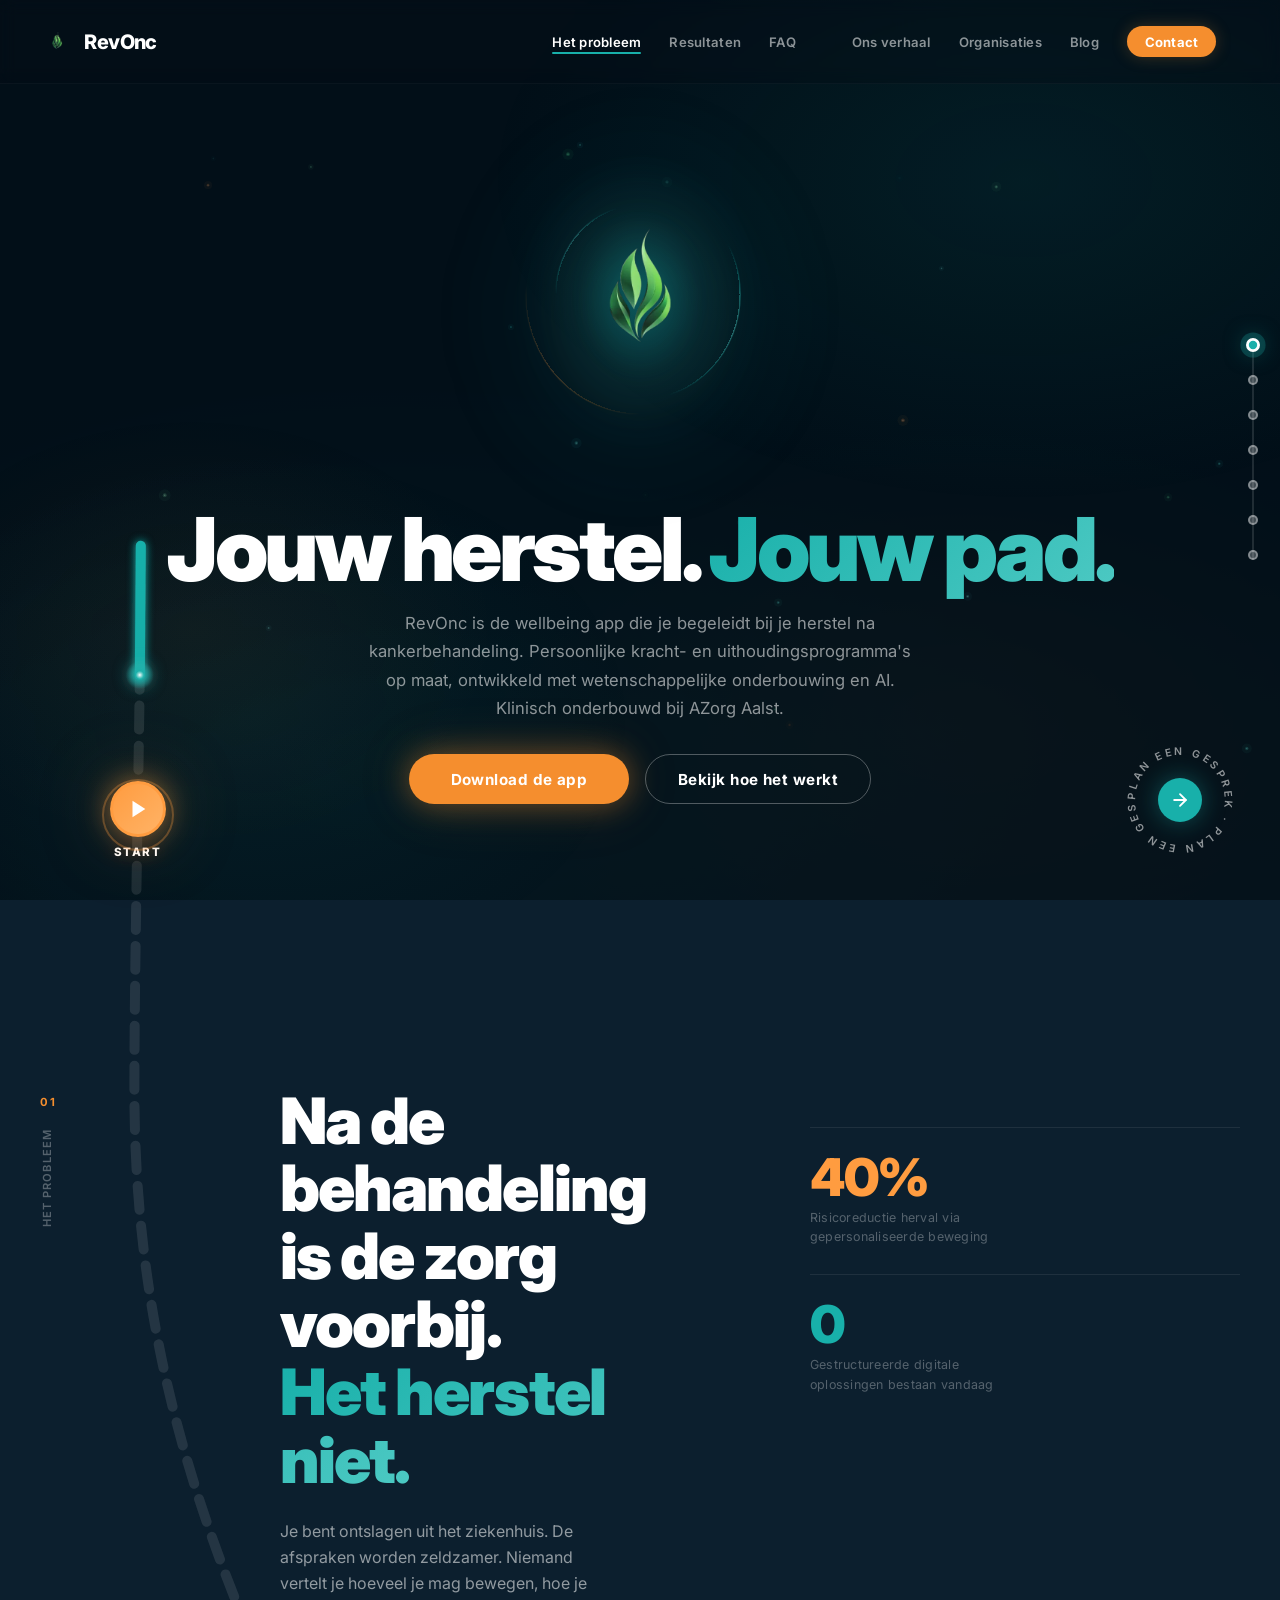
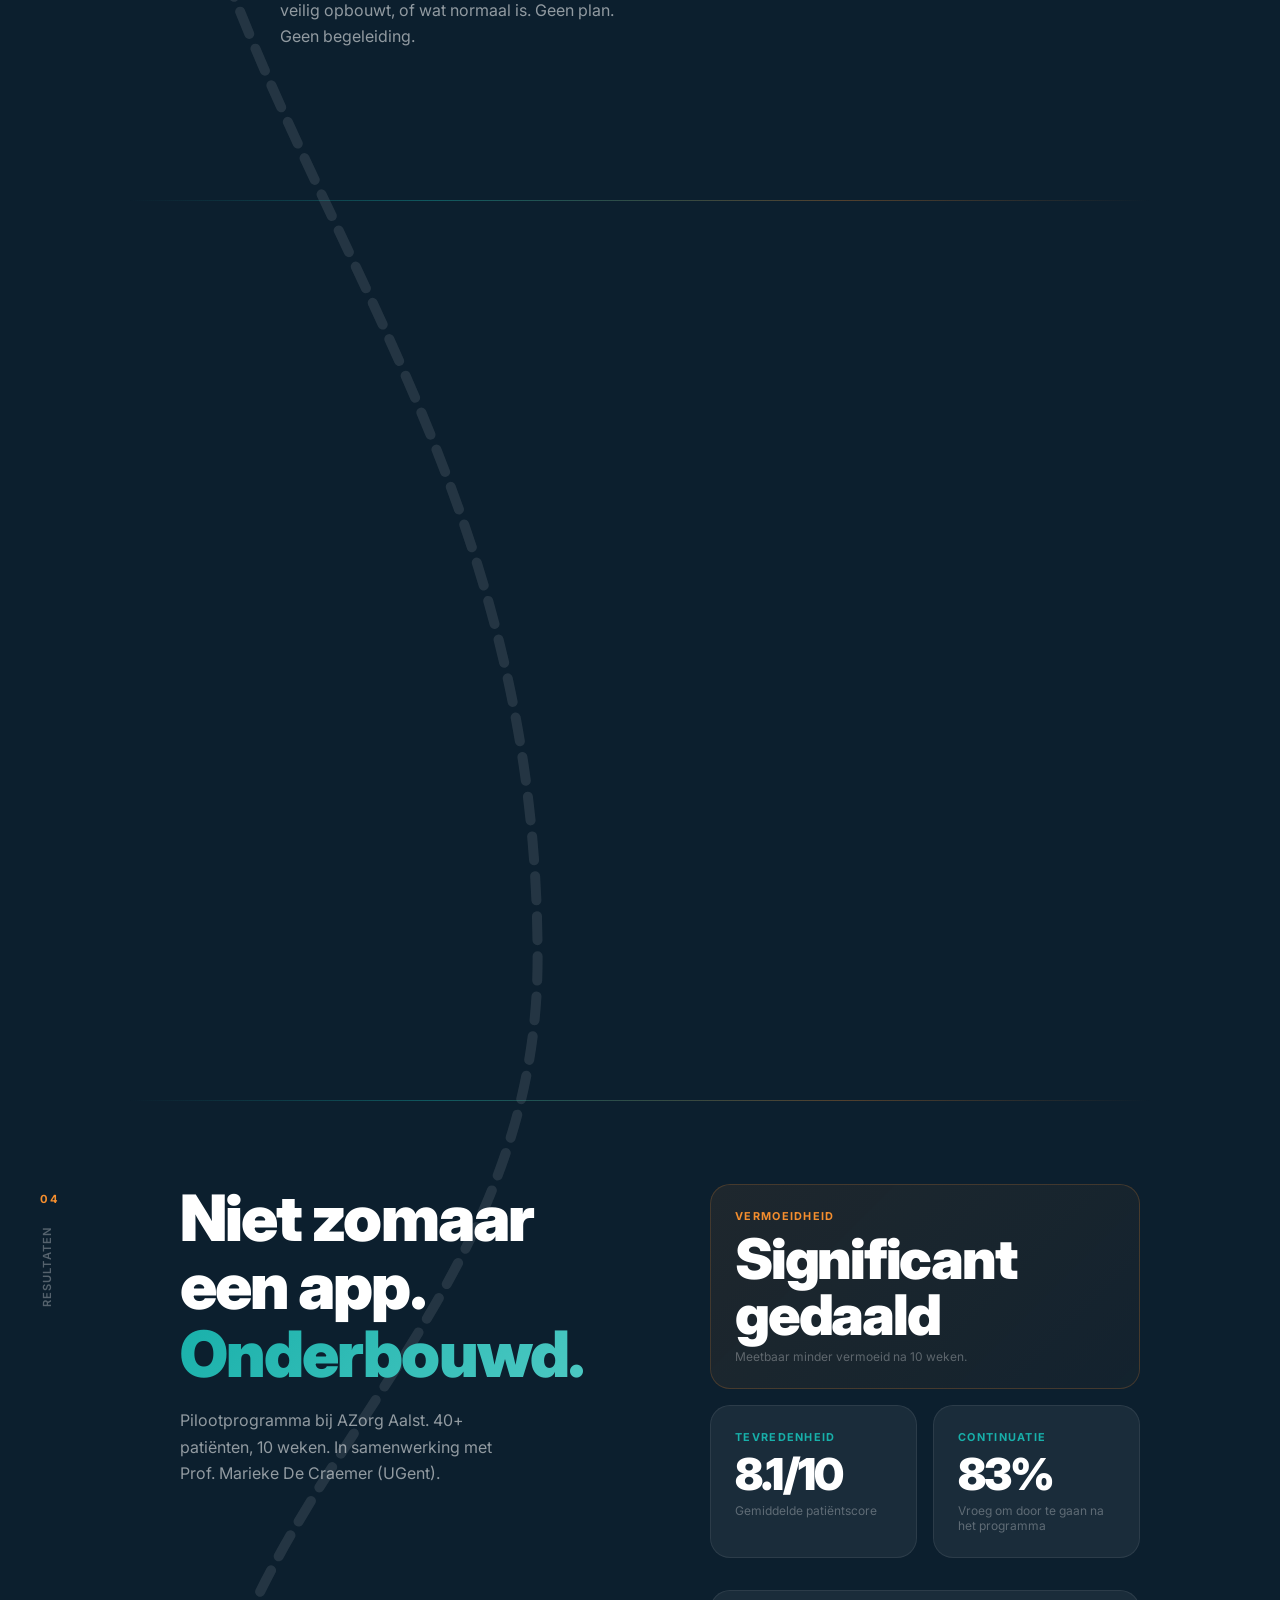
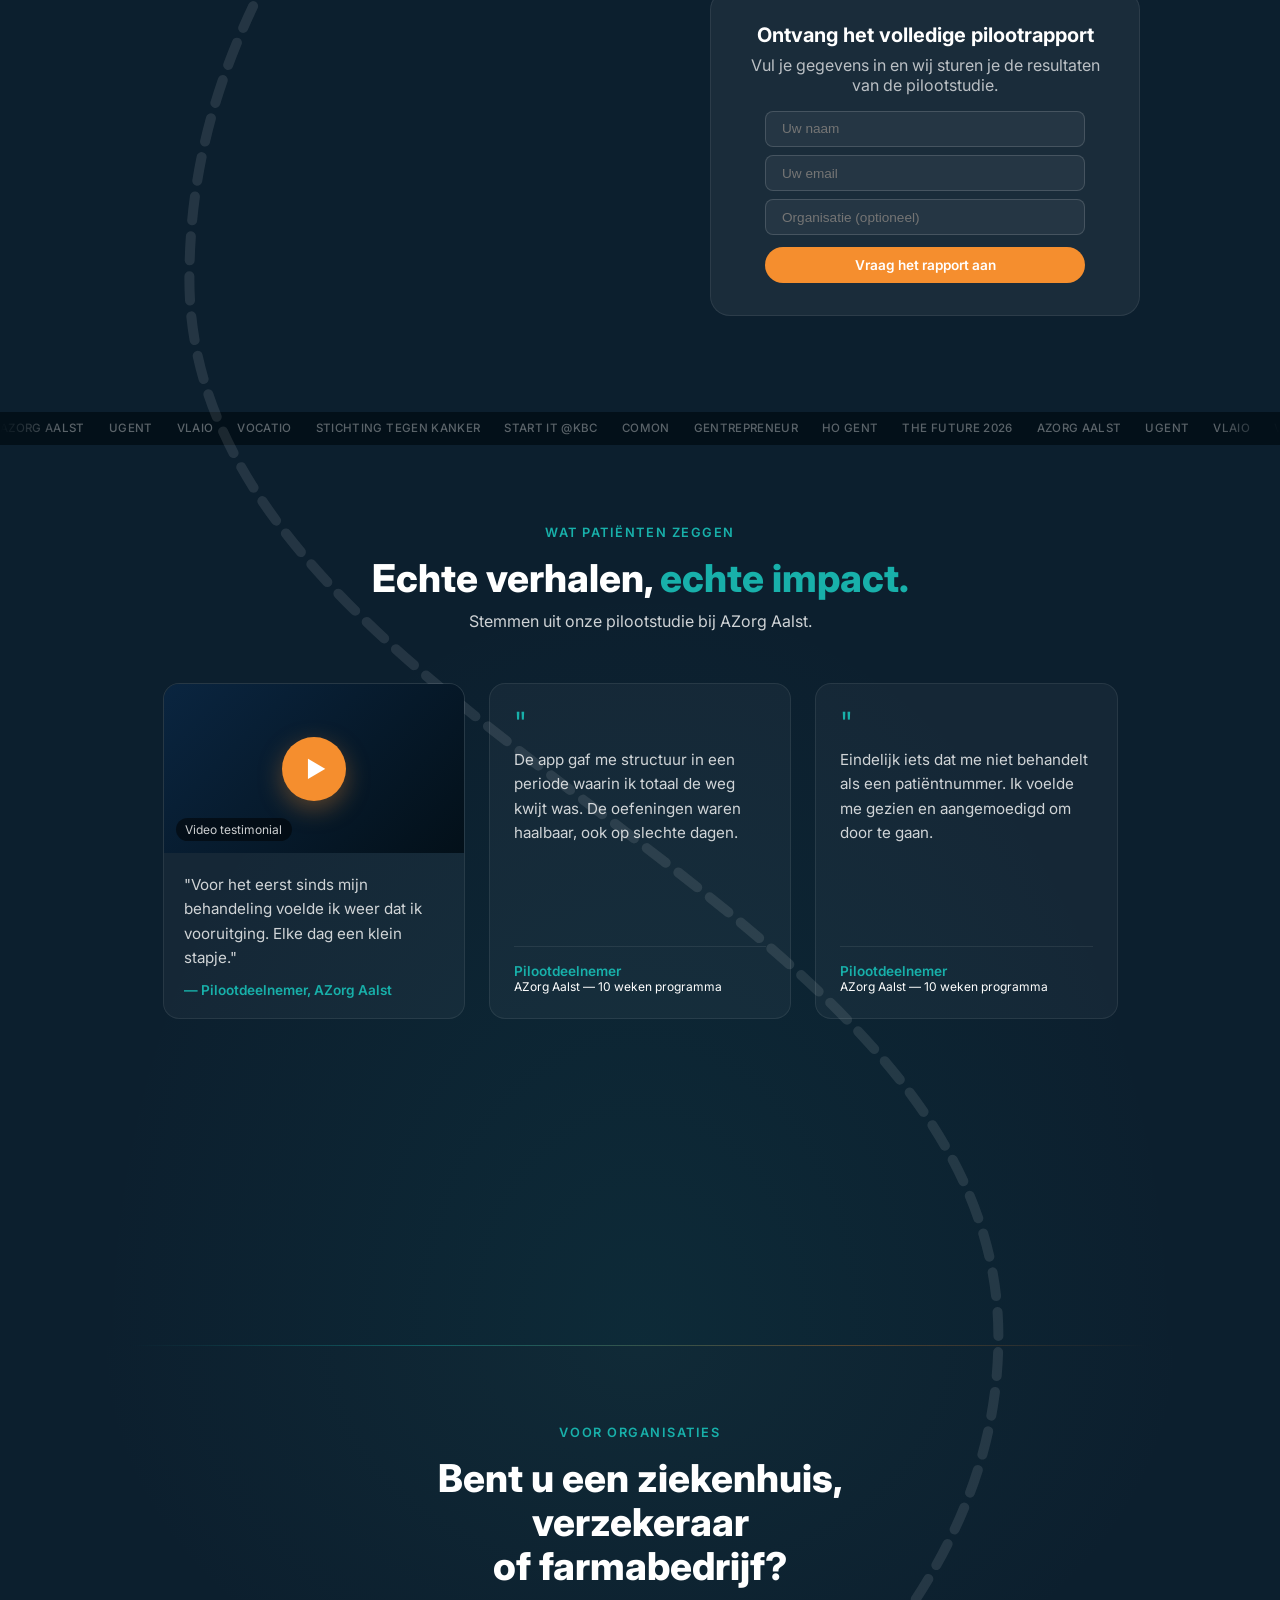
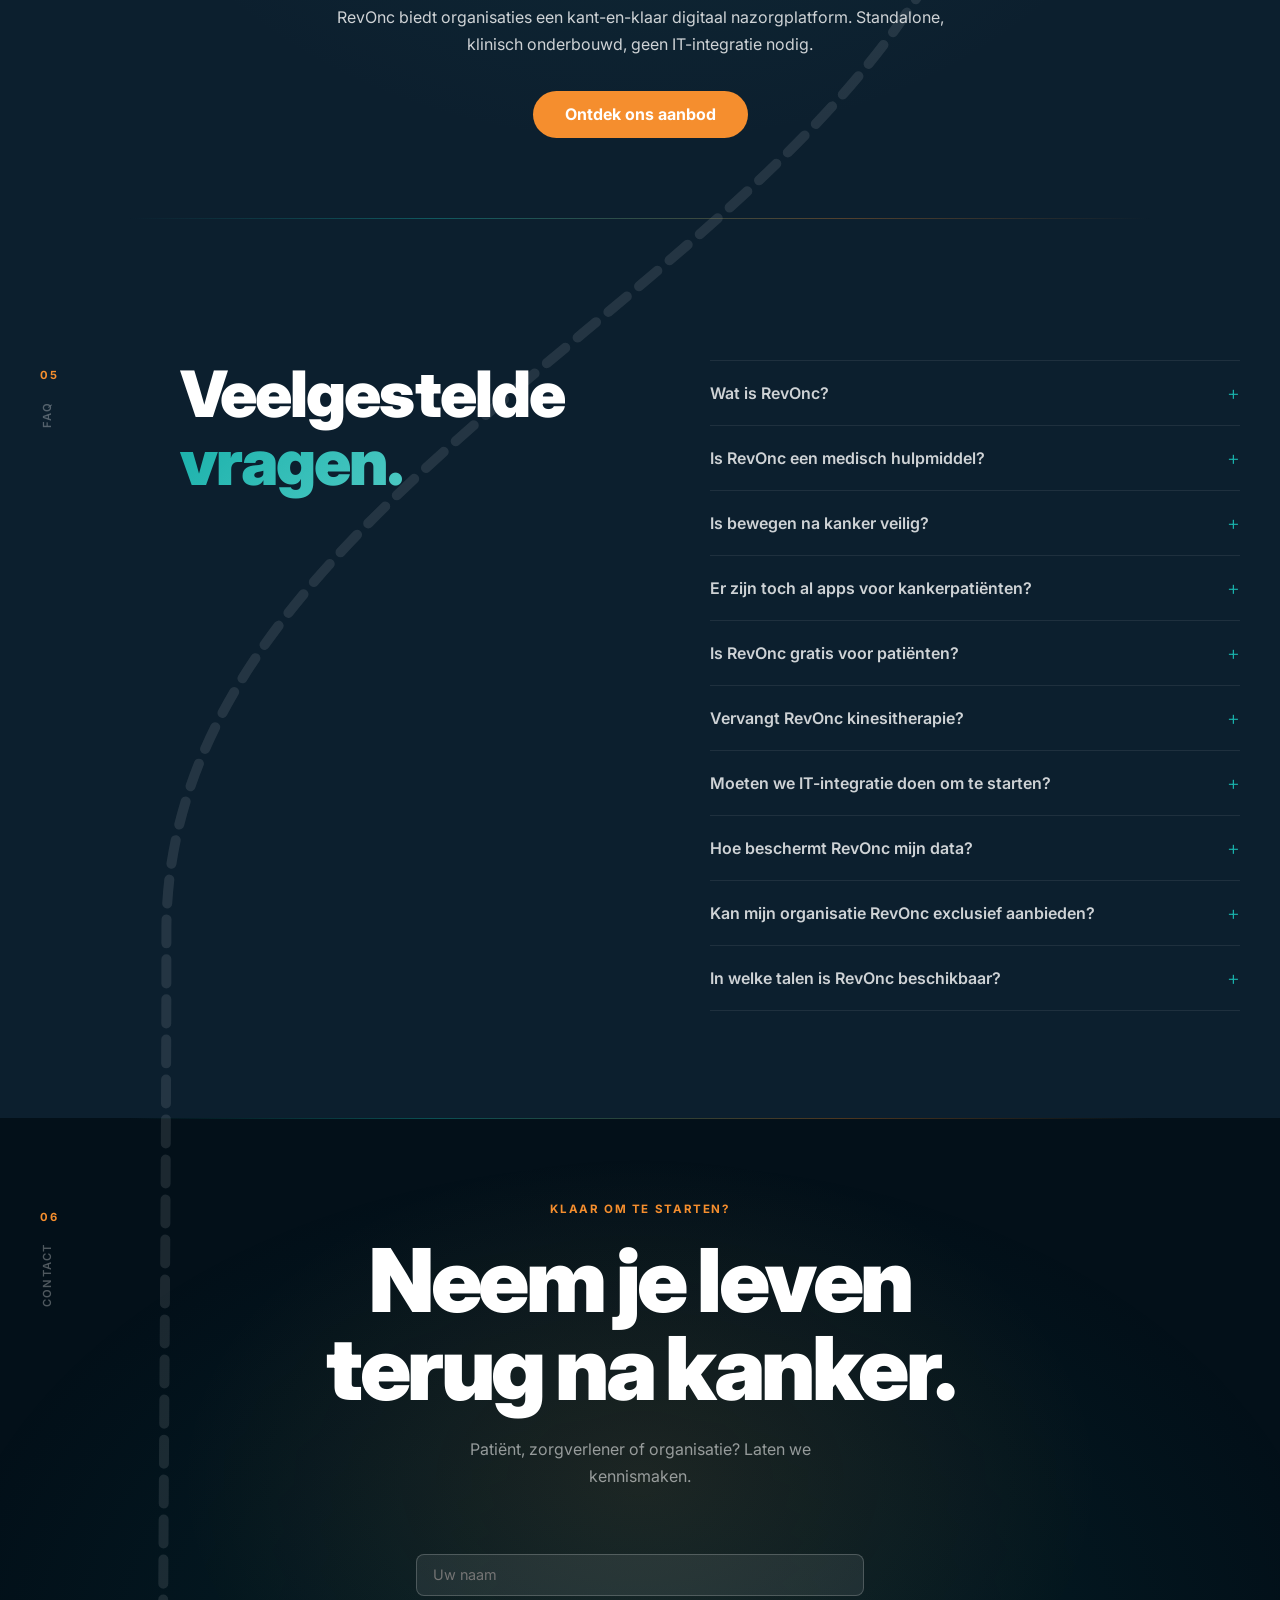
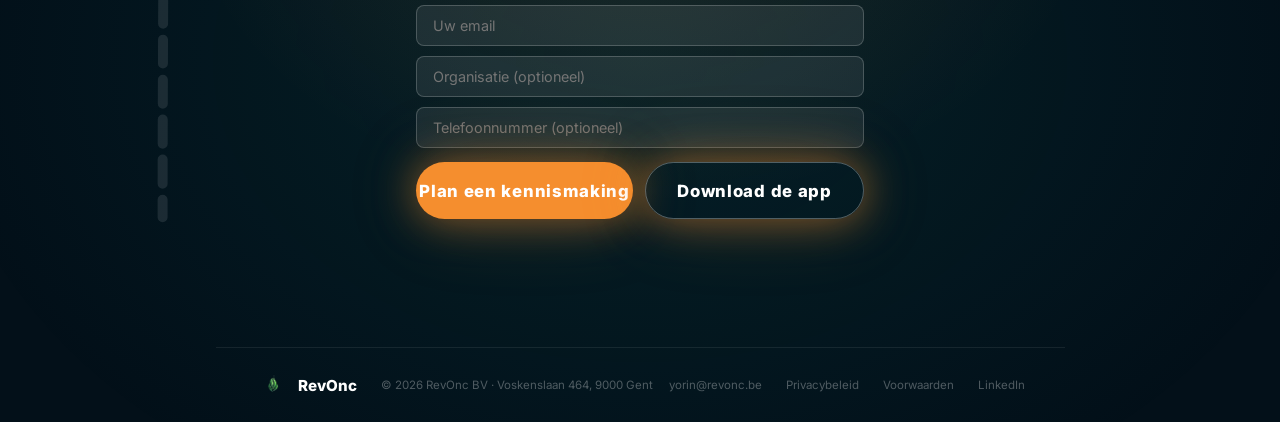
<file: index.html>
<!DOCTYPE html>
<html lang="nl">
<head>
  <meta charset="UTF-8" />
  <meta name="viewport" content="width=device-width, initial-scale=1.0" />
  <title>RevOnc — Neem je leven terug na kanker</title>
  <meta name="description" content="RevOnc helpt ex-kankerpatiënten sterker te worden na de behandeling. Gepersonaliseerde beweegprogramma's, dagelijkse begeleiding en wetenschappelijke onderbouwing. Gratis op iOS en Android." />
  <link rel="preconnect" href="https://fonts.googleapis.com" />
  <link rel="preconnect" href="https://fonts.gstatic.com" crossorigin />
  <link rel="preload" as="style" href="https://fonts.googleapis.com/css2?family=Inter:wght@400;600;700;800;900&display=swap" onload="this.onload=null;this.rel='stylesheet'" />
  <noscript><link href="https://fonts.googleapis.com/css2?family=Inter:wght@400;600;700;800;900&display=swap" rel="stylesheet" /></noscript>
  <link rel="stylesheet" href="css/style_v2.min.css?v=16" />
  <style>
    /* Clickable Resultaten stone — matched aan andere stones, subtiele klik-hint */
    .dp__stone--clickable { cursor: pointer; text-decoration: none; }
    .dp__stone--clickable .dp__stone-dot { transition: transform 0.25s ease, box-shadow 0.25s ease; }
    .dp__stone--clickable:hover .dp__stone-dot {
      transform: scale(1.1);
      box-shadow: 0 0 50px rgba(255, 156, 64, 0.85), 0 0 110px rgba(255, 156, 64, 0.4) !important;
    }
    .dp__stone--clickable .dp__stone-label { transition: color 0.2s ease; }
    .dp__stone--clickable:hover .dp__stone-label { color: #FF9C40; }
    .dp__stone-tooltip {
      display: block;
      margin-top: 0.3rem;
      font-size: 0.62rem;
      font-weight: 600;
      color: rgba(255, 255, 255, 0.5);
      letter-spacing: 0.06em;
      text-transform: uppercase;
      transition: color 0.2s ease;
    }
    .dp__stone--clickable:hover .dp__stone-tooltip { color: #FF9C40; }
  </style>

  <!-- FAQPage Schema (JSON-LD) for GEO/SEO -->
  <script type="application/ld+json">
  {
    "@context": "https://schema.org",
    "@type": "FAQPage",
    "mainEntity": [
      {
        "@type": "Question",
        "name": "Wat is RevOnc?",
        "acceptedAnswer": {
          "@type": "Answer",
          "text": "RevOnc is een wellbeing app die je begeleidt bij je herstel na kankerbehandeling. Persoonlijke kracht- en uithoudingsprogramma's op maat van jouw niveau, ontwikkeld met wetenschappelijke onderbouwing en AI. Klinisch onderbouwd in een pilootstudie bij AZorg Aalst (43 patiënten, 10 weken). Gratis beschikbaar op iOS en Android."
        }
      },
      {
        "@type": "Question",
        "name": "Is RevOnc een medisch hulpmiddel?",
        "acceptedAnswer": {
          "@type": "Answer",
          "text": "Nee. RevOnc is een wellbeing en ondersteuningsapp. Geen MDR-classificatie, geen medisch hulpmiddel. Het vervangt geen medische zorg, maar vult het gat tussen ziekenhuisafspraken met gestructureerde begeleiding."
        }
      },
      {
        "@type": "Question",
        "name": "Is bewegen na kanker veilig?",
        "acceptedAnswer": {
          "@type": "Answer",
          "text": "Ja. Wetenschappelijk onderzoek toont aan dat bewegen veilig en effectief is na kankerbehandeling (ACSM-richtlijnen). De programma's zijn ontwikkeld met Prof. De Craemer (UGent) en getest in een pilootstudie bij AZorg Aalst met significante vermoeidheidsreductie."
        }
      },
      {
        "@type": "Question",
        "name": "Is RevOnc gratis voor patiënten?",
        "acceptedAnswer": {
          "@type": "Answer",
          "text": "Ja. Voor patiënten is RevOnc gratis beschikbaar via de App Store en Google Play. Organisaties (ziekenhuizen, verzekeraars, farmabedrijven) betalen een B2B-licentie."
        }
      },
      {
        "@type": "Question",
        "name": "Hoe beschermt RevOnc mijn data?",
        "acceptedAnswer": {
          "@type": "Answer",
          "text": "GDPR-compliant. Data gehost op AWS Frankfurt. Geen individuele patiëntdata gedeeld met derden. Organisaties zien alleen geaggregeerde inzichten."
        }
      },
      {
        "@type": "Question",
        "name": "In welke talen is RevOnc beschikbaar?",
        "acceptedAnswer": {
          "@type": "Answer",
          "text": "Nederlands, Frans en Engels."
        }
      }
    ]
  }
  </script>
</head>
<body data-section="0">

  <!-- ========================================================
       GLOBAL NAVIGATION (Bright Biotech style: logo left, Menu+ right)
       ======================================================== -->
  <nav class="nav" id="nav">
    <a href="#" class="nav__logo" aria-label="RevOnc">
      <img src="revonc logo.webp" alt="" class="nav__logo-img" aria-hidden="true" />
      <span class="nav__logo-text">RevOnc</span>
    </a>

    <div class="nav__links" id="navLinks">
      <a href="#probleem" class="nav__link" data-section="probleem">Het probleem</a>
      <a href="#resultaten" class="nav__link" data-section="resultaten">Resultaten</a>
      <a href="#faq" class="nav__link" data-section="faq">FAQ</a>
      <span class="nav__links-sep" aria-hidden="true"></span>
      <a href="about.html" class="nav__link">Ons verhaal</a>
      <a href="voor-organisaties.html" class="nav__link">Organisaties</a>
      <a href="blog/" class="nav__link">Blog</a>
      <a href="#contact" class="nav__link nav__link--cta" data-section="contact">Contact</a>
    </div>

    <button class="nav__menu-btn" id="menuBtn" aria-expanded="false" aria-label="Menu openen">
      Menu <span class="nav__plus" id="menuPlus">+</span>
    </button>
  </nav>

  <!-- ========================================================
       SCROLL INDICATOR (right side) — sectie-progressie + dots
       ======================================================== -->
  <aside class="scroll-indicator" id="scrollIndicator" aria-hidden="true">
    <div class="scroll-indicator__track">
      <div class="scroll-indicator__fill" id="scrollIndicatorFill"></div>
    </div>
    <ul class="scroll-indicator__dots" id="scrollIndicatorDots">
      <li><a href="#probleem"     data-section="probleem"     class="scroll-indicator__dot"><span class="scroll-indicator__label">Het probleem</span></a></li>
      <li><a href="#droompad"     data-section="droompad"     class="scroll-indicator__dot"><span class="scroll-indicator__label">Droompad</span></a></li>
      <li><a href="#resultaten"   data-section="resultaten"   class="scroll-indicator__dot"><span class="scroll-indicator__label">Resultaten</span></a></li>
      <li><a href="#testimonials" data-section="testimonials" class="scroll-indicator__dot"><span class="scroll-indicator__label">Verhalen</span></a></li>
      <li><a href="#org-bridge"   data-section="org-bridge"   class="scroll-indicator__dot"><span class="scroll-indicator__label">Organisaties</span></a></li>
      <li><a href="#faq"          data-section="faq"          class="scroll-indicator__dot"><span class="scroll-indicator__label">FAQ</span></a></li>
      <li><a href="#contact"      data-section="contact"      class="scroll-indicator__dot"><span class="scroll-indicator__label">Contact</span></a></li>
    </ul>
  </aside>

  <style>
    .scroll-indicator {
      position: fixed;
      top: 50%;
      right: 1.6rem;
      transform: translateY(-50%);
      z-index: 90;
      display: flex;
      align-items: center;
      gap: 0.8rem;
      pointer-events: none;
    }
    .scroll-indicator__track {
      position: relative;
      width: 2px;
      height: 220px;
      background: rgba(255,255,255,0.12);
      border-radius: 2px;
      overflow: hidden;
    }
    .scroll-indicator__fill {
      position: absolute;
      top: 0; left: 0; right: 0;
      height: 0%;
      background: linear-gradient(180deg, #1BB0AA, #2E7B78);
      transition: height 0.15s ease-out;
    }
    .scroll-indicator__dots {
      position: absolute;
      right: 0;
      top: 0;
      height: 220px;
      list-style: none;
      margin: 0;
      padding: 0;
      display: flex;
      flex-direction: column;
      justify-content: space-between;
      pointer-events: auto;
    }
    .scroll-indicator__dot {
      display: block;
      position: relative;
      width: 10px;
      height: 10px;
      border-radius: 50%;
      background: rgba(255,255,255,0.25);
      border: 2px solid rgba(255,255,255,0.35);
      transform: translateX(4px);
      transition: all 0.25s ease;
      text-decoration: none;
    }
    .scroll-indicator__dot:hover {
      background: #1BB0AA;
      border-color: #1BB0AA;
      transform: translateX(4px) scale(1.3);
    }
    .scroll-indicator__dot.active {
      background: #1BB0AA;
      border-color: #fff;
      box-shadow: 0 0 0 4px rgba(27,176,170,0.25), 0 0 16px rgba(27,176,170,0.6);
      transform: translateX(4px) scale(1.4);
    }
    .scroll-indicator__label {
      position: absolute;
      right: 22px;
      top: 50%;
      transform: translateY(-50%) translateX(8px);
      background: rgba(3,16,25,0.95);
      color: #fff;
      font-size: 0.7rem;
      font-weight: 600;
      letter-spacing: 0.03em;
      padding: 0 0.6rem;
      border-radius: 0.4rem;
      white-space: nowrap;
      pointer-events: none;
      opacity: 0;
      transition: opacity 0.2s ease, transform 0.2s ease;
      border: 1px solid rgba(27,176,170,0.5);
      box-shadow: 0 4px 16px rgba(0,0,0,0.4);
      width: 130px;
      height: 30px;
      display: flex;
      align-items: center;
      justify-content: center;
      box-sizing: border-box;
    }
    .scroll-indicator__dot:hover .scroll-indicator__label {
      opacity: 1;
      transform: translateY(-50%) translateX(0);
    }
    @media (max-width: 768px) {
      .scroll-indicator { display: none; }
    }
  </style>

  <!-- Full-screen overlay menu -->
  <div class="menu-overlay" id="menuOverlay" aria-hidden="true">
    <nav class="menu-overlay__nav">
      <a href="#probleem" class="menu-overlay__link" data-num="01">Het probleem</a>
      <a href="about.html" class="menu-overlay__link" data-num="02">Ons verhaal</a>
      <a href="#resultaten" class="menu-overlay__link" data-num="03">Resultaten</a>
      <a href="voor-organisaties.html" class="menu-overlay__link" data-num="04">Organisaties</a>
      <a href="blog/" class="menu-overlay__link" data-num="06">Blog</a>
      <a href="#faq" class="menu-overlay__link" data-num="06">FAQ</a>
      <a href="#contact" class="menu-overlay__link" data-num="07">Contact</a>
    </nav>
    <div class="menu-overlay__footer">
      <span>yorin@revonc.be</span>
      <span>Voskenslaan 464, Gent</span>
    </div>
  </div>

  <!-- ========================================================
       GLOBAL DROOMPAD — Full-page background path (behind all content)
       ======================================================== -->
  <div class="dp" id="dp" aria-hidden="true">
    <!-- Floating particles across entire viewport -->
    <div class="dp__particles" id="dpParticles"></div>

    <!-- SVG — path generated dynamically by JS to weave between content -->
    <svg class="dp__svg" id="dpSvg" viewBox="0 0 1000 7000" preserveAspectRatio="none">
      <defs>
        <linearGradient id="dpGrad" x1="0" y1="0" x2="0" y2="1">
          <stop offset="0%" stop-color="#18B0AA"/>
          <stop offset="50%" stop-color="#2E7B78"/>
          <stop offset="100%" stop-color="#FF9C40"/>
        </linearGradient>
        <radialGradient id="dpHeadGrad">
          <stop offset="0%" stop-color="#fff" stop-opacity="1"/>
          <stop offset="30%" stop-color="#18B0AA" stop-opacity="0.8"/>
          <stop offset="100%" stop-color="#18B0AA" stop-opacity="0"/>
        </radialGradient>
        <filter id="dpGlow" x="-50%" y="-50%" width="200%" height="200%">
          <feGaussianBlur stdDeviation="8" result="blur"/>
          <feMerge><feMergeNode in="blur"/><feMergeNode in="SourceGraphic"/></feMerge>
        </filter>
        <filter id="dpPathGlow" x="-10%" y="-10%" width="120%" height="120%">
          <feGaussianBlur stdDeviation="4" result="blur"/>
          <feMerge><feMergeNode in="blur"/><feMergeNode in="SourceGraphic"/></feMerge>
        </filter>
      </defs>
      <path class="dp__trail" id="dpTrail" d=""/>
      <path class="dp__active" id="dpPath" d=""/>
      <circle class="dp__head" id="dpHead" r="14" cx="0" cy="0" fill="url(#dpHeadGrad)" filter="url(#dpGlow)"/>
    </svg>
  </div>

  <!-- Stepping stones — outside .dp so they have their own z-index on body level -->
  <div class="dp__stone" id="dpStone0">
    <div class="dp__stone-ring"></div>
    <div class="dp__stone-dot" id="dpStoneIcon0"></div>
    <span class="dp__stone-label">Start</span>
  </div>
  <div class="dp__stone" id="dpStone1">
    <div class="dp__stone-ring"></div>
    <div class="dp__stone-dot" id="dpStoneIcon1"></div>
    <span class="dp__stone-label">Diagnose</span>
  </div>
  <a href="#testimonials" class="dp__stone dp__stone--clickable" id="dpStone3" aria-label="Bekijk de video testimonial" onclick="openVideoModal();return false;">
    <div class="dp__stone-ring"></div>
    <div class="dp__stone-dot" id="dpStoneIcon3"></div>
    <span class="dp__stone-label">Resultaten</span>
    <span class="dp__stone-tooltip">Klik hier</span>
  </a>
  <div class="dp__stone" id="dpStone4">
    <div class="dp__stone-ring"></div>
    <div class="dp__stone-dot" id="dpStoneIcon4"></div>
    <span class="dp__stone-label">Jouw Droom</span>
  </div>

  <!-- Progressive warmth overlay -->
  <div class="dp__mood" id="dpMood"></div>

  <!-- ========================================================
       CIRCULAR CONTACT BUTTON (bottom-right — Bright Biotech style)
       ======================================================== -->
  <a href="#contact" class="contact-ring" id="contactRing" aria-label="Contacteer ons">
    <svg class="contact-ring__text" viewBox="0 0 120 120" width="120" height="120">
      <path id="circlePath" d="M 60,60 m -45,0 a 45,45 0 1,1 90,0 a 45,45 0 1,1 -90,0" fill="none"/>
      <text font-size="10.5" font-weight="600" letter-spacing="3" fill="currentColor" font-family="Inter, sans-serif" text-transform="uppercase">
        <textPath href="#circlePath">Plan een gesprek · Plan een gesprek · </textPath>
      </text>
    </svg>
    <div class="contact-ring__arrow">
      <svg width="20" height="20" viewBox="0 0 24 24" fill="none" stroke="currentColor" stroke-width="2.2" stroke-linecap="round" stroke-linejoin="round"><line x1="5" y1="12" x2="19" y2="12"/><polyline points="12 5 19 12 12 19"/></svg>
    </div>
  </a>

  <!-- ========================================================
       SECTION 1: HERO (Bright Biotech layout)
       ======================================================== -->
  <section class="panel panel--hero" id="panel-0" data-panel="0">
    <!-- Dark deep bg — will be replaced by Spline 3D scene -->
    <div class="panel__bg"></div>

    <!-- Hero vertical stack — orb top half, text bottom half -->
    <div class="hero-stack">
      <div class="hero-stack__orb">
        <div class="hero-object spline-slot" id="spline-hero" aria-hidden="true">
          <div class="orb-system">
            <div class="orb-system__ambient" aria-hidden="true"></div>
            <div class="orb-system__corona" aria-hidden="true"></div>
            <div class="orb-system__pulse" aria-hidden="true"></div>
            <div class="orb-system__tendril orb-system__tendril--1" aria-hidden="true"></div>
            <div class="orb-system__tendril orb-system__tendril--2" aria-hidden="true"></div>
            <div class="orb-system__tendril orb-system__tendril--3" aria-hidden="true"></div>
            <div class="orb-system__logo-wrap">
              <img src="revonc logo.webp" alt="RevOnc" class="orb-system__logo" />
              <div class="orb-system__shimmer" aria-hidden="true"></div>
            </div>
          </div>
        </div>
      </div>

      <div class="hero-stack__text">
        <h1 class="hero-content__title">Jouw herstel. <em>Jouw pad.</em></h1>
        <p class="hero-content__sub">RevOnc is de wellbeing app die je begeleidt bij je herstel na kankerbehandeling. Persoonlijke kracht- en uithoudingsprogramma's op maat, ontwikkeld met wetenschappelijke onderbouwing en AI. Klinisch onderbouwd bij AZorg Aalst.</p>
        <div class="hero-content__ctas">
          <a href="#" class="hero-content__cta hero-content__cta--primary" onclick="handleAppDownload(event)">Download de app</a>
          <a href="#droompad" class="hero-content__cta hero-content__cta--secondary">Bekijk hoe het werkt</a>
        </div>
        <p class="hero-content__note" style="display:none">Gratis op iOS en Android</p>
      </div>
    </div>
  </section>

  <!-- ========================================================
       SECTION 2: THE GAP / PROBLEEM
       ======================================================== -->
  <section class="panel panel--dark panel--path-left" id="probleem" data-panel="1">
    <div class="panel__grid">
      <div class="panel__label">
        <span class="panel__num">01</span>
        <span class="panel__cat">Het probleem</span>
      </div>

      <div class="panel__main">
        <h2 class="panel__title">Na de behandeling<br />is de zorg voorbij.<br /><em>Het herstel niet.</em></h2>
        <p class="panel__sub" style="margin-top:1.5rem">Je bent ontslagen uit het ziekenhuis. De afspraken worden zeldzamer. Niemand vertelt je hoeveel je mag bewegen, hoe je veilig opbouwt, of wat normaal is. Geen plan. Geen begeleiding.</p>
      </div>

      <div class="panel__aside">
        <div class="stat-stack">
          <div class="stat-item">
            <span class="stat-item__num" data-count="40" data-suffix="%">0%</span>
            <span class="stat-item__lbl">Risicoreductie herval via<br />gepersonaliseerde beweging</span>
          </div>
          <div class="stat-item">
            <span class="stat-item__num">0</span>
            <span class="stat-item__lbl">Gestructureerde digitale<br />oplossingen bestaan vandaag</span>
          </div>
        </div>
      </div>
    </div>
  </section>

  <!-- ========================================================
       HOE HET WERKT — samengevoegd onder "Het probleem" (per Yorin feedback)
       Geen aparte header, vloeit door als oplossing op het probleem.
       ======================================================== -->
  <section class="panel panel--dark panel--path-left" id="droompad" data-panel="2" style="padding-top:0">
    <div class="panel__grid">
      <div class="panel__label" aria-hidden="true"></div>

      <div class="panel__main">
        <h2 class="panel__title" style="font-size:clamp(1.4rem,2.6vw,2rem)"><em>Onze oplossing:</em> vijf stappen naar jouw beweegdroom.</h2>
        <p class="panel__sub">RevOnc stelt een persoonlijk programma samen op basis van jouw niveau. Elke dag weet je wat je moet doen.</p>
        <div class="mockup-showcase">
          <img src="mockups.webp" alt="RevOnc app — droompad en profiel schermen" class="mockup-showcase__img" loading="lazy" width="600" height="400" />
        </div>
      </div>

      <div class="panel__aside">
        <div class="steps-list">
          <div class="step-row">
            <span class="step-row__num">01</span>
            <div class="step-row__body">
              <h3 class="step-row__title">Beweegdroom instellen</h3>
              <p class="step-row__desc">Jij kiest het doel. Van opnieuw de trap oplopen tot 5 km wandelen. Dit is jouw noordster.</p>
            </div>
          </div>
          <div class="step-row">
            <span class="step-row__num">02</span>
            <div class="step-row__body">
              <h3 class="step-row__title">Fysieke assessment</h3>
              <p class="step-row__desc">Een korte vragenlijst bepaalt waar jouw lichaam nu staat. Veilig en volledig op maat.</p>
            </div>
          </div>
          <div class="step-row">
            <span class="step-row__num">03</span>
            <div class="step-row__body">
              <h3 class="step-row__title">Persoonlijk trainingsplan</h3>
              <p class="step-row__desc">De RevOnc Engine maakt jouw schema. Dagelijks 3 oefeningen met video, timing en intensiteit afgestemd op jouw niveau.</p>
            </div>
          </div>
          <div class="step-row">
            <span class="step-row__num">04</span>
            <div class="step-row__body">
              <h3 class="step-row__title">Dagelijks bewegen</h3>
              <p class="step-row__desc">Voltooi sessies, bouw streaks op en voel hoe je sterker wordt.</p>
            </div>
          </div>
          <div class="step-row">
            <span class="step-row__num">05</span>
            <div class="step-row__body">
              <h3 class="step-row__title">Wekelijkse evolutie</h3>
              <p class="step-row__desc">Het plan past zich aan jouw energie en voortgang aan. Elke week een stap verder.</p>
            </div>
          </div>
        </div>
      </div>
    </div>
  </section>

  <!-- ========================================================
       SECTION 5: RESULTATEN / BEWIJS
       ======================================================== -->
  <section class="panel panel--dark panel--path-right" id="resultaten" data-panel="4" style="min-height:auto !important;padding-bottom:3rem">
    <div class="panel__grid">
      <div class="panel__label">
        <span class="panel__num">04</span>
        <span class="panel__cat">Resultaten</span>
      </div>

      <div class="panel__main">
        <h2 class="panel__title">Niet zomaar<br />een app.<br /><em>Onderbouwd.</em></h2>
        <p class="panel__sub">Pilootprogramma bij AZorg Aalst. 40+ patiënten, 10 weken. In samenwerking met Prof. Marieke De Craemer (UGent).</p>
      </div>

      <div class="panel__aside">
        <div class="proof-grid">
          <div class="proof-card proof-card--big">
            <span class="proof-card__label">Vermoeidheid</span>
            <div class="proof-card__num">Significant gedaald</div>
            <div class="proof-card__sub">Meetbaar minder vermoeid na 10 weken.</div>
          </div>
          <div class="proof-card">
            <span class="proof-card__label">Tevredenheid</span>
            <div class="proof-card__num" data-count="8.1" data-suffix="/10">0/10</div>
            <div class="proof-card__sub">Gemiddelde patiëntscore</div>
          </div>
          <div class="proof-card">
            <span class="proof-card__label">Continuatie</span>
            <div class="proof-card__num" data-count="83" data-suffix="%">0%</div>
            <div class="proof-card__sub">Vroeg om door te gaan na het programma</div>
          </div>
        </div>

        <!-- Lead magnet CTA — inline Formsubmit form -->
        <div class="proof-card" style="margin-top:2rem;text-align:center;padding:2rem">
          <h3 style="font-size:1.25rem;margin-bottom:0.5rem">Ontvang het volledige pilootrapport</h3>
          <p style="opacity:0.7;margin-bottom:1rem">Vul je gegevens in en wij sturen je de resultaten van de pilootstudie.</p>
          <form action="https://formsubmit.co/yorin@revonc.be" method="POST" style="display:flex;flex-direction:column;gap:0.5rem;max-width:20rem;margin:0 auto">
            <input type="hidden" name="_subject" value="📄 Pilootrapport aanvraag">
            <input type="hidden" name="_captcha" value="false">
            <input type="hidden" name="_template" value="table">
            <!-- AJAX submission handles redirect -->
            <input type="hidden" name="_autoresponse" value="Bedankt voor je interesse! Yorin neemt zo snel mogelijk contact met je op en stuurt je het pilootrapport. — Team RevOnc">
            <input type="hidden" name="formulier" value="Pilootrapport aanvraag (resultaten-sectie)">
            <input type="text" name="naam" placeholder="Uw naam" required style="padding:0.6rem 1rem;border-radius:0.5rem;border:1px solid rgba(255,255,255,0.15);background:rgba(255,255,255,0.05);color:#fff;font-size:0.85rem">
            <input type="email" name="email" placeholder="Uw email" required style="padding:0.6rem 1rem;border-radius:0.5rem;border:1px solid rgba(255,255,255,0.15);background:rgba(255,255,255,0.05);color:#fff;font-size:0.85rem">
            <input type="text" name="organisatie" placeholder="Organisatie (optioneel)" style="padding:0.6rem 1rem;border-radius:0.5rem;border:1px solid rgba(255,255,255,0.15);background:rgba(255,255,255,0.05);color:#fff;font-size:0.85rem">
            <button type="submit" style="padding:0.6rem 1.5rem;border-radius:2rem;border:none;background:var(--orange-cta);color:#fff;font-weight:600;font-size:0.85rem;cursor:pointer;margin-top:0.25rem">Vraag het rapport aan</button>
          </form>
        </div>
      </div>
    </div>
  </section>


  <!-- ========================================================
       TRUST BAR (thinner/finer per Yorin feedback)
       ======================================================== -->
  <section id="trust" style="padding:0.6rem 0;overflow:hidden;position:relative">
    <div class="trust-track">
      <div class="trust-track__inner">
        <span>AZorg Aalst</span>
        <span>UGent</span>
        <span>VLAIO</span>
        <span>Vocatio</span>
        <span>Stichting Tegen Kanker</span>
        <span>Start it @KBC</span>
        <span>Comon</span>
        <span>Gentrepreneur</span>
        <span>HO Gent</span>
        <span>The Future 2026</span>
        <!-- Duplicate for seamless loop -->
        <span>AZorg Aalst</span>
        <span>UGent</span>
        <span>VLAIO</span>
        <span>Vocatio</span>
        <span>Stichting Tegen Kanker</span>
        <span>Start it @KBC</span>
        <span>Comon</span>
        <span>Gentrepreneur</span>
        <span>HO Gent</span>
        <span>The Future 2026</span>
      </div>
    </div>
  </section>

  <!-- ========================================================
       TESTIMONIALS (onder partners, per Yorin feedback)
       ======================================================== -->
  <section class="panel panel--dark" id="testimonials" style="padding:5rem 2rem;position:relative;overflow:hidden">
    <div style="position:absolute;inset:0;background:radial-gradient(ellipse at 50% 100%, rgba(27,176,170,0.08) 0%, transparent 60%);pointer-events:none"></div>
    <div style="max-width:72rem;margin:0 auto;position:relative;z-index:3">
      <div style="text-align:center;margin-bottom:3rem">
        <span style="font-size:0.8rem;font-weight:600;letter-spacing:0.12em;text-transform:uppercase;color:var(--teal-500);display:block;margin-bottom:1rem">Wat patiënten zeggen</span>
        <h2 style="font-size:clamp(1.6rem,3vw,2.4rem);font-weight:800;line-height:1.15;margin-bottom:0.5rem">Echte verhalen, <em style="color:var(--teal-500);font-style:normal">echte impact.</em></h2>
        <p style="font-size:1rem;line-height:1.7;color:var(--white-80);max-width:36rem;margin:0 auto">Stemmen uit onze pilootstudie bij AZorg Aalst.</p>
      </div>

      <div style="display:grid;grid-template-columns:repeat(auto-fit,minmax(280px,1fr));gap:1.5rem;margin-bottom:2rem">
        <!-- Video testimonial card -->
        <div id="video-testimonial-1" onclick="openVideoModal()" style="background:rgba(255,255,255,0.04);border:1px solid rgba(255,255,255,0.08);border-radius:1rem;overflow:hidden;display:flex;flex-direction:column;cursor:pointer">
          <div style="position:relative;aspect-ratio:16/9;background:linear-gradient(135deg,#0a2540 0%,#031019 100%);display:flex;align-items:center;justify-content:center;cursor:pointer">
            <div style="width:64px;height:64px;border-radius:50%;background:var(--orange-cta);display:flex;align-items:center;justify-content:center;box-shadow:0 8px 24px rgba(245,142,46,0.35)">
              <span style="color:#fff;font-size:1.4rem;margin-left:4px">&#9654;</span>
            </div>
            <span style="position:absolute;bottom:0.75rem;left:0.75rem;font-size:0.75rem;color:var(--white-80);background:rgba(0,0,0,0.5);padding:0.25rem 0.6rem;border-radius:1rem">Video testimonial</span>
          </div>
          <div style="padding:1.25rem">
            <p style="font-size:0.95rem;line-height:1.6;color:var(--white-80);margin-bottom:0.75rem">"Voor het eerst sinds mijn behandeling voelde ik weer dat ik vooruitging. Elke dag een klein stapje."</p>
            <p style="font-size:0.85rem;font-weight:600;color:var(--teal-500)">— Pilootdeelnemer, AZorg Aalst</p>
          </div>
        </div>

        <!-- Text testimonial -->
        <div style="background:rgba(255,255,255,0.04);border:1px solid rgba(255,255,255,0.08);border-radius:1rem;padding:1.5rem;display:flex;flex-direction:column;justify-content:space-between">
          <div>
            <div style="font-size:2rem;color:var(--teal-500);line-height:1;margin-bottom:0.5rem">"</div>
            <p style="font-size:0.95rem;line-height:1.6;color:var(--white-80);margin-bottom:1rem">De app gaf me structuur in een periode waarin ik totaal de weg kwijt was. De oefeningen waren haalbaar, ook op slechte dagen.</p>
          </div>
          <div style="border-top:1px solid rgba(255,255,255,0.08);padding-top:1rem">
            <p style="font-size:0.85rem;font-weight:600;color:var(--teal-500)">Pilootdeelnemer</p>
            <p style="font-size:0.75rem;color:var(--white-60)">AZorg Aalst — 10 weken programma</p>
          </div>
        </div>

        <!-- Text testimonial -->
        <div style="background:rgba(255,255,255,0.04);border:1px solid rgba(255,255,255,0.08);border-radius:1rem;padding:1.5rem;display:flex;flex-direction:column;justify-content:space-between">
          <div>
            <div style="font-size:2rem;color:var(--teal-500);line-height:1;margin-bottom:0.5rem">"</div>
            <p style="font-size:0.95rem;line-height:1.6;color:var(--white-80);margin-bottom:1rem">Eindelijk iets dat me niet behandelt als een patiëntnummer. Ik voelde me gezien en aangemoedigd om door te gaan.</p>
          </div>
          <div style="border-top:1px solid rgba(255,255,255,0.08);padding-top:1rem">
            <p style="font-size:0.85rem;font-weight:600;color:var(--teal-500)">Pilootdeelnemer</p>
            <p style="font-size:0.75rem;color:var(--white-60)">AZorg Aalst — 10 weken programma</p>
          </div>
        </div>
      </div>

    </div>
  </section>

  <!-- ========================================================
       ORGANISATIES BRIDGE
       ======================================================== -->
  <section class="panel panel--dark" id="org-bridge" style="padding:5rem 2rem;min-height:auto;text-align:center;position:relative;overflow:hidden">
    <div style="position:absolute;inset:0;background:radial-gradient(ellipse at 50% 0%, rgba(46,123,120,0.12) 0%, transparent 60%);pointer-events:none"></div>
    <div style="max-width:38rem;margin:0 auto;position:relative;z-index:3">
      <span style="font-size:0.8rem;font-weight:600;letter-spacing:0.12em;text-transform:uppercase;color:var(--teal-500);display:block;margin-bottom:1rem">Voor organisaties</span>
      <h2 style="font-size:clamp(1.6rem,3vw,2.4rem);font-weight:800;line-height:1.15;margin-bottom:1rem">Bent u een ziekenhuis, verzekeraar<br />of farmabedrijf?</h2>
      <p style="font-size:1rem;line-height:1.7;color:var(--white-80);margin-bottom:2rem">RevOnc biedt organisaties een kant-en-klaar digitaal nazorgplatform. Standalone, klinisch onderbouwd, geen IT-integratie nodig.</p>
      <a href="voor-organisaties.html" style="display:inline-flex;align-items:center;gap:0.5rem;padding:0.85rem 2rem;background:var(--orange-cta);color:#fff;font-weight:700;border-radius:3rem;text-decoration:none;font-size:1rem;transition:transform 0.2s,box-shadow 0.2s" onmouseover="this.style.transform='translateY(-2px)';this.style.boxShadow='0 8px 24px rgba(245,142,46,0.3)'" onmouseout="this.style.transform='';this.style.boxShadow=''">Ontdek ons aanbod</a>
    </div>
  </section>

  <!-- ========================================================
       SECTION 6: FAQ
       ======================================================== -->
  <section class="panel panel--dark" id="faq" data-panel="5">
    <div class="panel__grid">
      <div class="panel__label">
        <span class="panel__num">05</span>
        <span class="panel__cat">FAQ</span>
      </div>

      <div class="panel__main">
        <h2 class="panel__title">Veelgestelde<br /><em>vragen.</em></h2>
      </div>

      <div class="panel__aside">
        <div class="faq-list">
          <details class="faq-item">
            <summary class="faq-item__q">Wat is RevOnc?</summary>
            <p class="faq-item__a">RevOnc is een wellbeing app die je begeleidt bij je herstel na kankerbehandeling. Persoonlijke kracht- en uithoudingsprogramma's op maat van jouw niveau, ontwikkeld met wetenschappelijke onderbouwing en AI. Klinisch onderbouwd in een pilootstudie bij AZorg Aalst (43 patiënten, 10 weken). Gratis beschikbaar op iOS en Android.</p>
          </details>
          <details class="faq-item">
            <summary class="faq-item__q">Is RevOnc een medisch hulpmiddel?</summary>
            <p class="faq-item__a">Nee. RevOnc is een wellbeing en ondersteuningsapp. Geen MDR-classificatie, geen medisch hulpmiddel. Het vervangt geen medische zorg, maar vult het gat tussen ziekenhuisafspraken met gestructureerde begeleiding.</p>
          </details>
          <details class="faq-item">
            <summary class="faq-item__q">Is bewegen na kanker veilig?</summary>
            <p class="faq-item__a">Ja. Wetenschappelijk onderzoek toont aan dat bewegen veilig en effectief is na kankerbehandeling (ACSM-richtlijnen). De programma's zijn ontwikkeld met Prof. De Craemer (UGent) en getest in een pilootstudie bij AZorg Aalst met significante vermoeidheidsreductie.</p>
          </details>
          <details class="faq-item">
            <summary class="faq-item__q">Er zijn toch al apps voor kankerpatiënten?</summary>
            <p class="faq-item__a">De meeste digitale nazorgtools zien minder dan 20% engagement op lange termijn. RevOnc is anders: gebouwd door een kinesitherapeut, niet door een tech-team. De pilootstudie toonde 8.1/10 tevredenheid en 83% van de deelnemers vroeg om door te gaan. Gamificatie, personalisatie en dagelijkse begeleiding maken het verschil.</p>
          </details>
          <details class="faq-item">
            <summary class="faq-item__q">Is RevOnc gratis voor patiënten?</summary>
            <p class="faq-item__a">Ja. Voor patiënten is RevOnc gratis beschikbaar via de App Store en Google Play. Organisaties (ziekenhuizen, verzekeraars, farmabedrijven) betalen een B2B-licentie.</p>
          </details>
          <details class="faq-item">
            <summary class="faq-item__q">Vervangt RevOnc kinesitherapie?</summary>
            <p class="faq-item__a">Nee. RevOnc is complementair. Het vult het gat tussen sessies en geeft structuur aan je dagelijkse beweging thuis. Je kinesitherapeut blijft je primaire begeleider. RevOnc geeft hem of haar ook zicht op je voortgang.</p>
          </details>
          <details class="faq-item">
            <summary class="faq-item__q">Moeten we IT-integratie doen om te starten?</summary>
            <p class="faq-item__a">Nee. RevOnc is standalone. Patiënten downloaden de app, geen IT-integratie nodig. Integratie met uw EMR is optioneel en kan in fase 2 als de pilot positief is.</p>
          </details>
          <details class="faq-item">
            <summary class="faq-item__q">Hoe beschermt RevOnc mijn data?</summary>
            <p class="faq-item__a">GDPR-compliant. Data gehost op AWS Frankfurt. Geen individuele patiëntdata gedeeld met derden. Organisaties zien alleen geaggregeerde inzichten.</p>
          </details>
          <details class="faq-item">
            <summary class="faq-item__q">Kan mijn organisatie RevOnc exclusief aanbieden?</summary>
            <p class="faq-item__a">Exclusiviteit is een optie. We bieden segment-exclusiviteit of volledige exclusiviteit aan, afhankelijk van het partnership-niveau. Neem contact op om de mogelijkheden te bespreken.</p>
          </details>
          <details class="faq-item">
            <summary class="faq-item__q">In welke talen is RevOnc beschikbaar?</summary>
            <p class="faq-item__a">Nederlands, Frans en Engels.</p>
          </details>
        </div>
      </div>
    </div>
  </section>

  <!-- ========================================================
       SECTION 7: CONTACT / CTA
       ======================================================== -->
  <section class="panel panel--hero" id="contact" data-panel="6">
    <div class="panel__bg panel__bg--contact"></div>

    <div class="panel__label panel__label--contact">
      <span class="panel__num">06</span>
      <span class="panel__cat">Contact</span>
    </div>

    <div class="contact-center">
      <span class="contact-center__eyebrow">Klaar om te starten?</span>
      <h2 class="contact-center__title">Neem je leven<br />terug na kanker.</h2>
      <p class="contact-center__sub">
        Patiënt, zorgverlener of organisatie? Laten we kennismaken.
      </p>

      <!-- Contact form — Formsubmit -->
      <form action="https://formsubmit.co/yorin@revonc.be" method="POST" style="width:100%;max-width:28rem;margin:1.5rem auto 0;display:flex;flex-direction:column;gap:0.6rem">
        <input type="hidden" name="_subject" value="🤝 Kennismaking aanvraag">
        <input type="hidden" name="_captcha" value="false">
        <input type="hidden" name="_template" value="table">
        <!-- AJAX submission handles redirect -->
        <input type="hidden" name="_autoresponse" value="Bedankt voor je bericht! Yorin neemt zo snel mogelijk contact met je op om een kennismaking in te plannen. — Team RevOnc">
        <input type="hidden" name="formulier" value="Kennismaking (contact-sectie)">
        <input type="text" name="naam" placeholder="Uw naam" required style="width:100%;box-sizing:border-box;padding:0.7rem 1rem;border-radius:0.5rem;border:1px solid rgba(255,255,255,0.2);background:rgba(255,255,255,0.08);color:#fff;font-size:0.9rem;font-family:inherit">
        <input type="email" name="email" placeholder="Uw email" required style="width:100%;box-sizing:border-box;padding:0.7rem 1rem;border-radius:0.5rem;border:1px solid rgba(255,255,255,0.2);background:rgba(255,255,255,0.08);color:#fff;font-size:0.9rem;font-family:inherit">
        <input type="text" name="organisatie" placeholder="Organisatie (optioneel)" style="width:100%;box-sizing:border-box;padding:0.7rem 1rem;border-radius:0.5rem;border:1px solid rgba(255,255,255,0.2);background:rgba(255,255,255,0.08);color:#fff;font-size:0.9rem;font-family:inherit">
        <input type="tel" name="telefoon" placeholder="Telefoonnummer (optioneel)" style="width:100%;box-sizing:border-box;padding:0.7rem 1rem;border-radius:0.5rem;border:1px solid rgba(255,255,255,0.2);background:rgba(255,255,255,0.08);color:#fff;font-size:0.9rem;font-family:inherit">
        <div class="contact-center__btns" style="display:flex;gap:0.75rem;margin-top:0.25rem;width:100%">
          <button type="submit" class="contact-center__btn" style="flex:1;border:none;cursor:pointer;font-family:inherit;box-sizing:border-box;justify-content:center;padding:1.1rem 0;font-size:1.05rem;font-weight:800">Plan een kennismaking</button>
          <a href="#" class="contact-center__btn" style="flex:1;text-align:center;background:transparent;border:1px solid rgba(255,255,255,0.3);box-sizing:border-box;justify-content:center;text-decoration:none;padding:1.1rem 0;font-size:1.05rem;font-weight:800" onclick="handleAppDownload(event)">Download de app</a>
        </div>
      </form>

    </div>

    <!-- Footer bar -->
    <footer class="footer">
      <div class="footer__left">
        <a href="#" class="footer__logo" aria-label="RevOnc">
          <img src="revonc logo.webp" alt="" class="nav__logo-img" aria-hidden="true" />
          <span>RevOnc</span>
        </a>
        <span class="footer__copy">© 2026 RevOnc BV · Voskenslaan 464, 9000 Gent</span>
      </div>
      <div class="footer__right">
        <a href="mailto:yorin@revonc.be">yorin@revonc.be</a>
        <a href="privacy.html">Privacybeleid</a>
        <a href="voorwaarden.html">Voorwaarden</a>
        <a href="https://www.linkedin.com/company/revonc" target="_blank" rel="noopener">LinkedIn</a>
      </div>
    </footer>
  </section>


  <!-- QR Modal (hidden, shown on desktop "Download de app" click) -->
  <div id="qrModal" role="dialog" aria-modal="true" aria-label="Download RevOnc" style="display:none;position:fixed;inset:0;z-index:9999;background:rgba(3,16,25,0.85);backdrop-filter:blur(8px);-webkit-backdrop-filter:blur(8px);align-items:center;justify-content:center">
    <div style="background:#0d1f2d;border:1px solid rgba(255,255,255,0.12);border-radius:1.25rem;padding:2.5rem 2rem;max-width:20rem;width:90vw;text-align:center;position:relative">
      <button onclick="closeQrModal()" aria-label="Sluiten" style="position:absolute;top:1rem;right:1rem;background:none;border:none;color:rgba(255,255,255,0.5);font-size:1.5rem;cursor:pointer;line-height:1">&#x2715;</button>
      <p style="font-size:0.75rem;text-transform:uppercase;letter-spacing:0.12em;color:var(--teal-500);margin-bottom:1rem;font-weight:600">Download RevOnc</p>
      <p style="font-size:1.05rem;font-weight:700;margin-bottom:1.5rem;color:#fff;line-height:1.4">Scan met je telefoon om<br/>de app te downloaden</p>
      <div style="background:#fff;border-radius:0.75rem;padding:1rem;display:inline-block;margin-bottom:1.5rem">
        <img src="revonc-qr.svg" alt="QR code RevOnc app" width="160" height="160" />
      </div>
      <p style="font-size:0.8rem;color:rgba(255,255,255,0.45);margin:0">Gratis op iOS en Android</p>
    </div>
  </div>

  <script>
  /* --- App Download: QR modal (desktop) + store redirect (mobile) --- */
  var IOS_URL     = '#'; // TODO: App Store URL wanneer live
  var ANDROID_URL = '#'; // TODO: Play Store URL wanneer live

  function getDeviceType() {
    var ua = navigator.userAgent;
    if (/android/i.test(ua)) return 'android';
    if (/iPad|iPhone|iPod/.test(ua) ||
        (navigator.platform === 'MacIntel' && navigator.maxTouchPoints > 1)) return 'ios';
    return 'desktop';
  }

  function handleAppDownload(e) {
    e.preventDefault();
    var device = getDeviceType();
    if (device === 'ios' && IOS_URL !== '#') { window.location.href = IOS_URL; return; }
    if (device === 'android' && ANDROID_URL !== '#') { window.location.href = ANDROID_URL; return; }
    if (device !== 'desktop') {
      // Mobile but no store URL yet — show coming soon toast
      showToast('De app is binnenkort beschikbaar in de App Store en Google Play!');
      return;
    }
    openQrModal();
  }

  function openQrModal() {
    var m = document.getElementById('qrModal');
    m.style.display = 'flex';
    document.addEventListener('keydown', _qrEsc);
  }

  function closeQrModal() {
    document.getElementById('qrModal').style.display = 'none';
    document.removeEventListener('keydown', _qrEsc);
  }

  function _qrEsc(e) { if (e.key === 'Escape') closeQrModal(); }

  function showToast(msg) {
    var t = document.createElement('div');
    t.textContent = msg;
    t.style.cssText = 'position:fixed;bottom:2rem;left:50%;transform:translateX(-50%);background:#1BB0AA;color:#fff;padding:1rem 1.5rem;border-radius:0.75rem;font-size:0.95rem;font-weight:600;z-index:9999;opacity:0;transition:opacity 0.3s;max-width:90vw;text-align:center';
    document.body.appendChild(t);
    requestAnimationFrame(function() { t.style.opacity = '1'; });
    setTimeout(function() { t.style.opacity = '0'; setTimeout(function() { t.remove(); }, 300); }, 3500);
  }

  document.getElementById('qrModal').addEventListener('click', function(e) {
    if (e.target === this) closeQrModal();
  });

  // AJAX form submission — prevents redirect, shows toast instead
  document.querySelectorAll('form[action*="formsubmit.co"]').forEach(function(form) {
    form.addEventListener('submit', function(e) {
      e.preventDefault();
      var btn = form.querySelector('button[type="submit"]');
      var origText = btn ? btn.textContent : '';
      if (btn) { btn.textContent = 'Verzenden...'; btn.disabled = true; }

      fetch(form.action, {
        method: 'POST',
        body: new FormData(form),
        headers: { 'Accept': 'application/json' }
      }).then(function(res) {
        if (res.ok) {
          showToast('Bedankt! We nemen zo snel mogelijk contact met je op.');
          form.reset();
        } else {
          showToast('Er ging iets mis. Probeer het opnieuw of mail yorin@revonc.be');
        }
      }).catch(function() {
        showToast('Er ging iets mis. Probeer het opnieuw of mail yorin@revonc.be');
      }).finally(function() {
        if (btn) { btn.textContent = origText; btn.disabled = false; }
      });
    });
  });
  </script>

  <!-- ========================================================
       VIDEO TESTIMONIAL MODAL
       ======================================================== -->
  <div id="videoModal" role="dialog" aria-modal="true" aria-label="Video testimonial" style="display:none;position:fixed;inset:0;z-index:9999;background:rgba(3,16,25,0.92);backdrop-filter:blur(8px);align-items:center;justify-content:center;padding:2rem;opacity:0;transition:opacity 0.3s ease">
    <button type="button" aria-label="Sluiten" onclick="closeVideoModal()" style="position:absolute;top:1.5rem;right:1.5rem;width:48px;height:48px;border-radius:50%;border:none;background:rgba(255,255,255,0.1);color:#fff;font-size:1.5rem;cursor:pointer;display:flex;align-items:center;justify-content:center;transition:background 0.2s" onmouseover="this.style.background='rgba(255,255,255,0.2)'" onmouseout="this.style.background='rgba(255,255,255,0.1)'">&times;</button>
    <div style="position:relative;width:100%;max-width:960px;aspect-ratio:16/9;border-radius:1rem;overflow:hidden;box-shadow:0 30px 80px rgba(0,0,0,0.6),0 0 0 1px rgba(255,255,255,0.08)">
      <video id="testimonialVideo" controls playsinline preload="metadata" style="width:100%;height:100%;display:block;background:#000">
        <source src="https://afjnugrbswbtfdugwktd.supabase.co/storage/v1/object/public/Website/Landingspage%20Video.mp4" type="video/mp4" />
        Je browser ondersteunt geen video tag.
      </video>
    </div>
  </div>
  <script>
    (function() {
      var modal = document.getElementById('videoModal');
      var video = document.getElementById('testimonialVideo');
      window.openVideoModal = function() {
        modal.style.display = 'flex';
        document.body.style.overflow = 'hidden';
        requestAnimationFrame(function() { modal.style.opacity = '1'; });
        try { video.currentTime = 0; video.play(); } catch (e) {}
      };
      window.closeVideoModal = function() {
        modal.style.opacity = '0';
        try { video.pause(); } catch (e) {}
        setTimeout(function() {
          modal.style.display = 'none';
          document.body.style.overflow = '';
        }, 300);
      };
      modal.addEventListener('click', function(e) {
        if (e.target === modal) closeVideoModal();
      });
      document.addEventListener('keydown', function(e) {
        if (e.key === 'Escape' && modal.style.display === 'flex') closeVideoModal();
      });
    })();
  </script>

  <script src="js/full-page-sparks.min.js?v=3" defer></script>
  <script src="js/main_v2.js?v=17" defer></script>
</body>
</html>
</file>
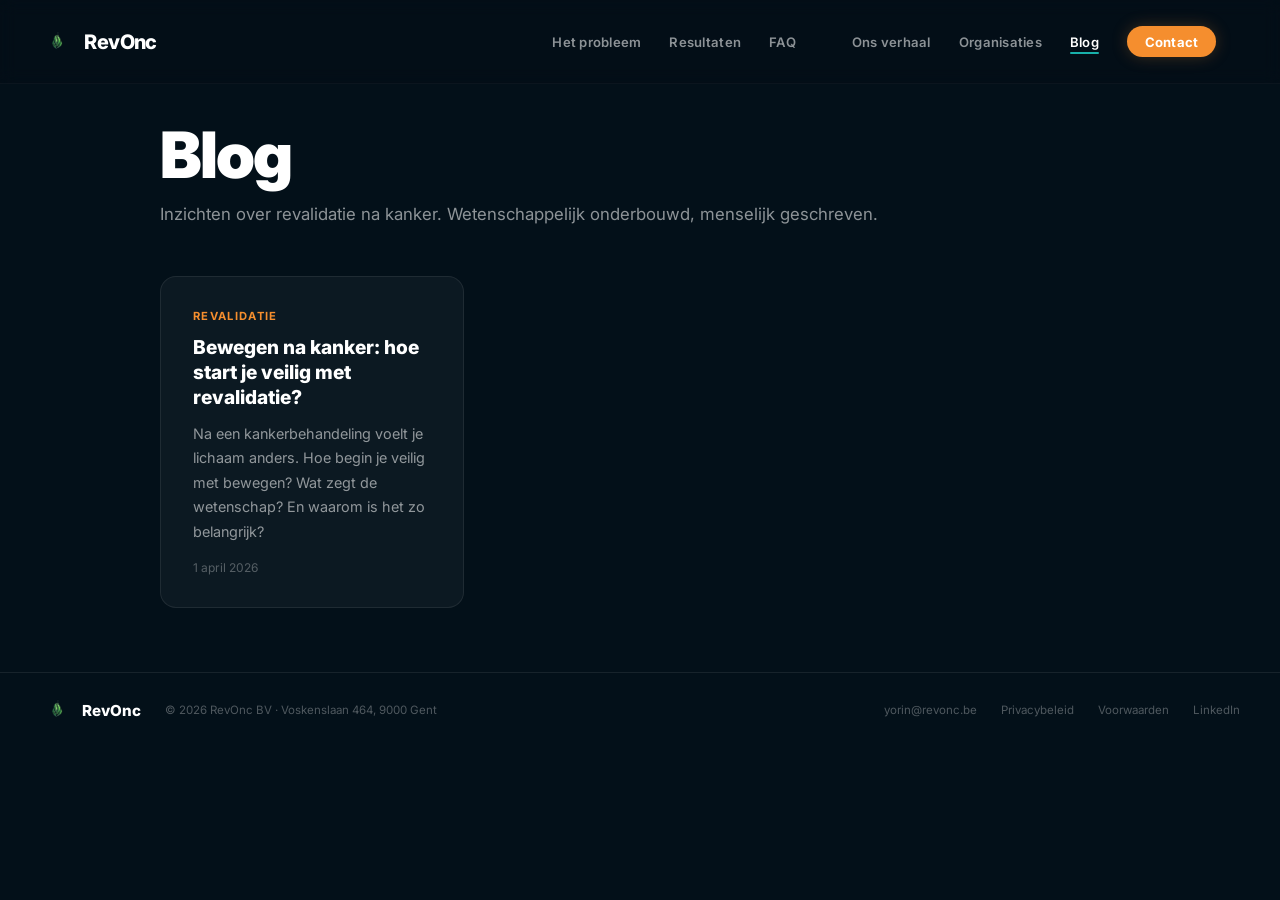
<file: blog/index.html>
<!DOCTYPE html>
<html lang="nl">
<head>
  <meta charset="UTF-8" />
  <meta name="viewport" content="width=device-width, initial-scale=1.0" />
  <title>Blog — RevOnc</title>
  <meta name="description" content="Inzichten over revalidatie na kanker, bewegen, en mentaal herstel. Wetenschappelijk onderbouwd, praktisch toepasbaar." />
  <link rel="preconnect" href="https://fonts.googleapis.com" />
  <link rel="preconnect" href="https://fonts.gstatic.com" crossorigin />
  <link rel="preload" as="style" href="https://fonts.googleapis.com/css2?family=Inter:wght@400;600;700;800;900&display=swap" onload="this.onload=null;this.rel='stylesheet'" />
  <noscript><link href="https://fonts.googleapis.com/css2?family=Inter:wght@400;600;700;800;900&display=swap" rel="stylesheet" /></noscript>
  <link rel="stylesheet" href="../css/style_v2.min.css?v=16" />
  <style>
    .blog-page { max-width: 64rem; margin: 0 auto; padding: calc(var(--nav-h, 5rem) + 2rem) 2rem 4rem; }
    .blog-page h1 { font-size: clamp(2.5rem, 5vw, 4rem); font-weight: 900; letter-spacing: -0.03em; color: #fff; margin-bottom: 0.5rem; }
    .blog-page__sub { color: rgba(255,255,255,0.55); font-size: 1.05rem; margin-bottom: 3rem; line-height: 1.6; }
    .blog-grid { display: grid; grid-template-columns: repeat(auto-fill, minmax(300px, 1fr)); gap: 1.5rem; }
    .blog-card { background: rgba(255,255,255,0.04); border: 1px solid rgba(255,255,255,0.08); border-radius: 1rem; padding: 2rem; transition: border-color 0.25s ease, transform 0.25s ease; text-decoration: none; display: block; }
    .blog-card:hover { border-color: var(--green-accent, #1BB0AA); transform: translateY(-2px); }
    .blog-card__tag { font-size: 0.7rem; font-weight: 700; letter-spacing: 0.12em; text-transform: uppercase; color: var(--orange-cta, #D76A04); margin-bottom: 0.75rem; display: block; }
    .blog-card__title { font-size: 1.2rem; font-weight: 800; color: #fff; line-height: 1.3; margin-bottom: 0.75rem; }
    .blog-card__excerpt { font-size: 0.9rem; color: rgba(255,255,255,0.55); line-height: 1.7; }
    .blog-card__date { font-size: 0.75rem; color: rgba(255,255,255,0.3); margin-top: 1rem; display: block; }
  </style>
</head>
<body>
  <!-- Nav -->
  <nav class="nav" id="nav">
    <a href="../index.html" class="nav__logo">
      <img src="../revonc logo.webp" alt="" class="nav__logo-img" aria-hidden="true" />
      <span class="nav__logo-text">RevOnc</span>
    </a>
    <div class="nav__links" id="navLinks">
      <a href="../index.html#probleem" class="nav__link">Het probleem</a>
      <a href="../index.html#resultaten" class="nav__link">Resultaten</a>
      <a href="../index.html#faq" class="nav__link">FAQ</a>
      <span class="nav__links-sep" aria-hidden="true"></span>
      <a href="../about.html" class="nav__link">Ons verhaal</a>
      <a href="../voor-organisaties.html" class="nav__link">Organisaties</a>
      <a href="#" class="nav__link active">Blog</a>
      <a href="../index.html#contact" class="nav__link nav__link--cta">Contact</a>
    </div>
    <button class="nav__menu-btn" id="menuBtn" aria-expanded="false" aria-label="Menu openen">
      Menu <span class="nav__plus" id="menuPlus">+</span>
    </button>
  </nav>

  <!-- Mobile menu overlay -->
  <div class="menu-overlay" id="menuOverlay" aria-hidden="true">
    <nav class="menu-overlay__nav">
      <a href="../index.html#probleem" class="menu-overlay__link" data-num="01">Het probleem</a>
      <a href="../index.html#verhaal" class="menu-overlay__link" data-num="02">Ons verhaal</a>
      <a href="../index.html#resultaten" class="menu-overlay__link" data-num="03">Resultaten</a>
      <a href="../voor-organisaties.html" class="menu-overlay__link" data-num="05">Organisaties</a>
      <a href="#" class="menu-overlay__link" data-num="06">Blog</a>
      <a href="../index.html#contact" class="menu-overlay__link" data-num="07">Contact</a>
    </nav>
    <div class="menu-overlay__footer">
      <span>yorin@revonc.be</span>
      <span>Voskenslaan 464, Gent</span>
    </div>
  </div>

  <div class="blog-page">
    <h1>Blog</h1>
    <p class="blog-page__sub">Inzichten over revalidatie na kanker. Wetenschappelijk onderbouwd, menselijk geschreven.</p>

    <div class="blog-grid">
      <a href="bewegen-na-kanker.html" class="blog-card">
        <span class="blog-card__tag">Revalidatie</span>
        <h2 class="blog-card__title">Bewegen na kanker: hoe start je veilig met revalidatie?</h2>
        <p class="blog-card__excerpt">Na een kankerbehandeling voelt je lichaam anders. Hoe begin je veilig met bewegen? Wat zegt de wetenschap? En waarom is het zo belangrijk?</p>
        <span class="blog-card__date">1 april 2026</span>
      </a>
    </div>
  </div>

  <!-- Footer -->
  <footer class="footer" style="position:relative;z-index:3">
    <div class="footer__left">
      <a href="../index.html" class="footer__logo" aria-label="RevOnc">
        <img src="../revonc logo.webp" alt="" class="nav__logo-img" aria-hidden="true" />
        <span>RevOnc</span>
      </a>
      <span class="footer__copy">© 2026 RevOnc BV · Voskenslaan 464, 9000 Gent</span>
    </div>
    <div class="footer__right">
      <a href="mailto:yorin@revonc.be">yorin@revonc.be</a>
      <a href="../privacy.html">Privacybeleid</a>
      <a href="../voorwaarden.html">Voorwaarden</a>
      <a href="https://www.linkedin.com/company/revonc" target="_blank" rel="noopener">LinkedIn</a>
    </div>
  </footer>

  <script src="../js/main_v2.js?v=15" defer></script>
</body>
</html>
</file>
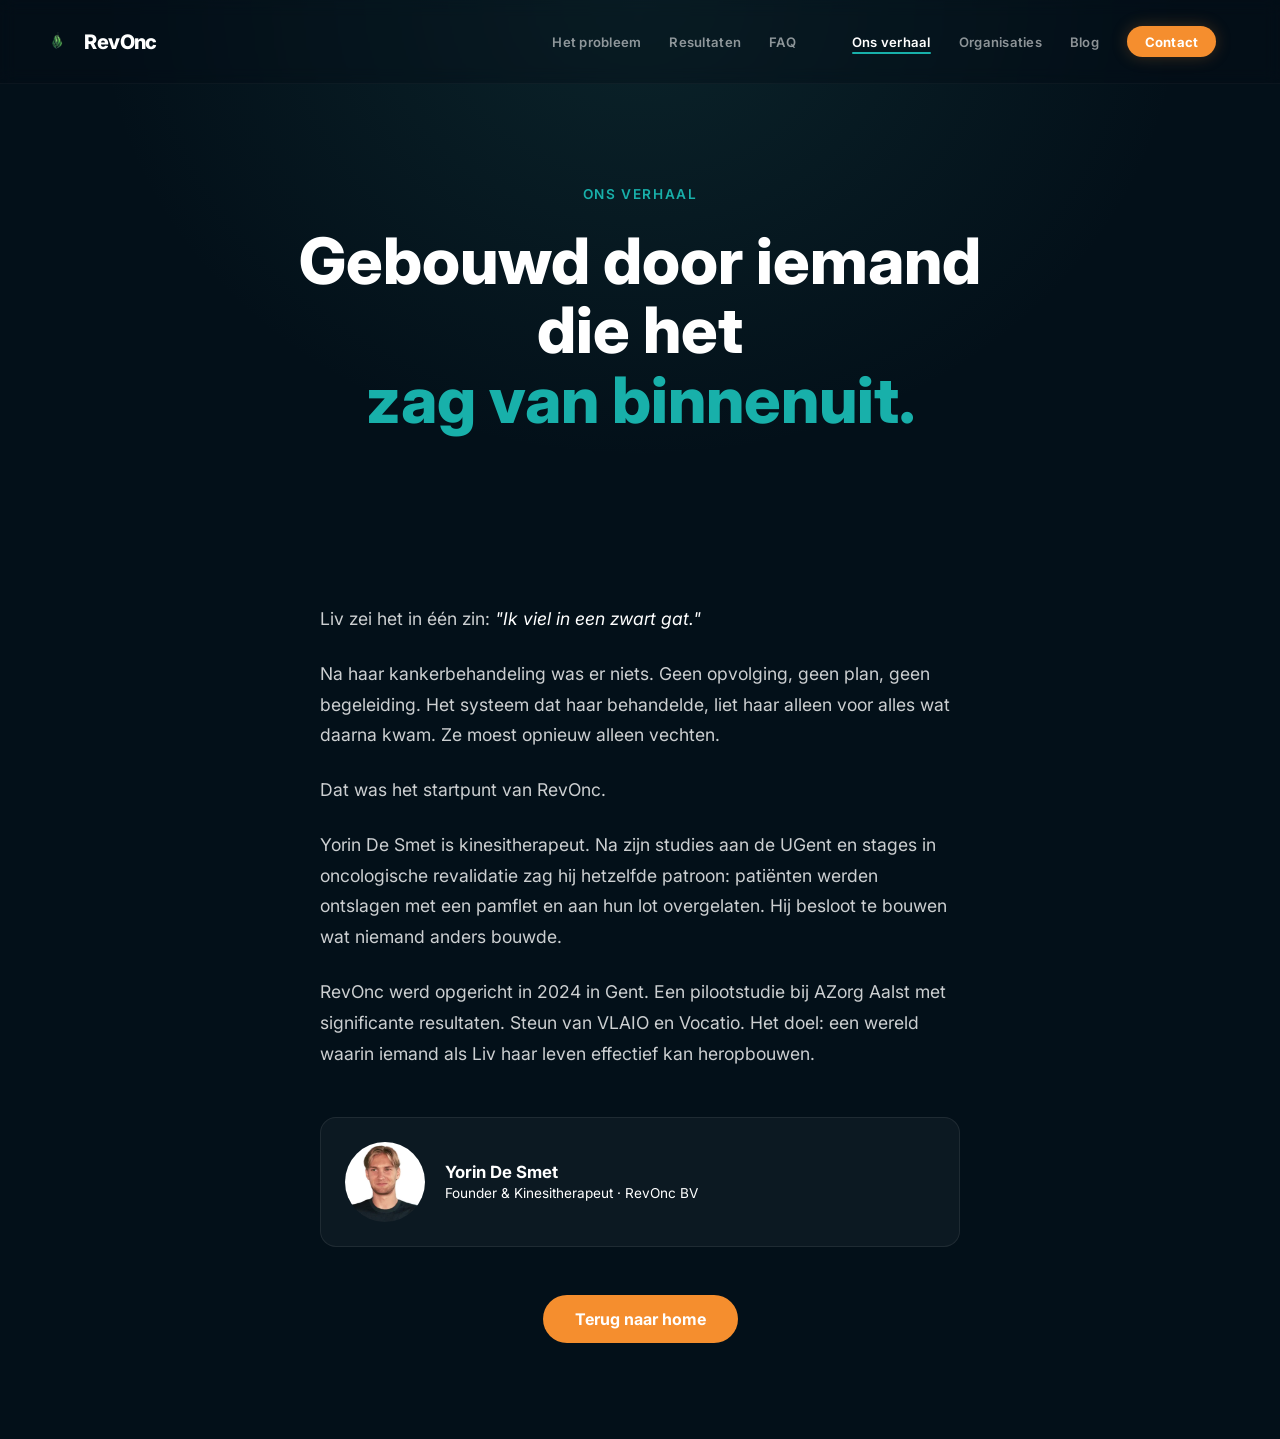
<file: about.html>
<!DOCTYPE html>
<html lang="nl">
<head>
  <meta charset="UTF-8" />
  <meta name="viewport" content="width=device-width, initial-scale=1.0" />
  <title>Ons verhaal — RevOnc</title>
  <meta name="description" content="Het verhaal achter RevOnc. Gebouwd door een kinesitherapeut die het zwarte gat na kankerbehandeling van binnenuit zag." />
  <link rel="preconnect" href="https://fonts.googleapis.com" />
  <link rel="preconnect" href="https://fonts.gstatic.com" crossorigin />
  <link rel="preload" as="style" href="https://fonts.googleapis.com/css2?family=Inter:wght@400;600;700;800;900&display=swap" onload="this.onload=null;this.rel='stylesheet'" />
  <noscript><link href="https://fonts.googleapis.com/css2?family=Inter:wght@400;600;700;800;900&display=swap" rel="stylesheet" /></noscript>
  <link rel="stylesheet" href="css/style_v2.min.css?v=16" />
  <style>
    .about-hero {
      min-height: 60vh;
      display: flex;
      flex-direction: column;
      justify-content: center;
      align-items: center;
      text-align: center;
      padding: 9rem 2rem 4rem;
      position: relative;
      overflow: hidden;
    }
    .about-hero::before {
      content: "";
      position: absolute;
      inset: 0;
      background: radial-gradient(ellipse at 50% 0%, rgba(46,123,120,0.18) 0%, transparent 60%);
      pointer-events: none;
    }
    .about-hero__eyebrow {
      font-size: 0.85rem;
      font-weight: 600;
      letter-spacing: 0.12em;
      text-transform: uppercase;
      color: var(--teal-500);
      margin-bottom: 1.5rem;
      position: relative;
    }
    .about-hero__title {
      font-size: clamp(2.4rem, 5vw, 4rem);
      font-weight: 800;
      line-height: 1.08;
      max-width: 44rem;
      position: relative;
    }
    .about-hero__title em {
      color: var(--teal-500);
      font-style: normal;
    }
    .about-content {
      max-width: 44rem;
      margin: 0 auto;
      padding: 4rem 2rem 6rem;
    }
    .about-content p {
      font-size: 1.1rem;
      line-height: 1.75;
      color: var(--white-80);
      margin-bottom: 1.5rem;
    }
    .about-content p em {
      color: var(--white);
      font-style: italic;
    }
    .about-founder {
      display: flex;
      align-items: center;
      gap: 1.25rem;
      margin-top: 3rem;
      padding: 1.5rem;
      background: rgba(255,255,255,0.04);
      border: 1px solid rgba(255,255,255,0.08);
      border-radius: 1rem;
    }
    .about-founder img {
      width: 80px;
      height: 80px;
      border-radius: 50%;
      object-fit: cover;
    }
    .about-founder strong {
      display: block;
      font-size: 1.05rem;
      color: var(--white);
    }
    .about-founder span {
      font-size: 0.85rem;
      color: var(--white-60);
    }
    .about-back {
      display: inline-flex;
      align-items: center;
      gap: 0.5rem;
      margin-top: 3rem;
      padding: 0.85rem 2rem;
      background: var(--orange-cta);
      color: #fff;
      font-weight: 700;
      border-radius: 3rem;
      text-decoration: none;
      font-size: 1rem;
    }
  </style>
</head>
<body data-section="about">

  <nav class="nav" id="nav">
    <a href="index.html" class="nav__logo" aria-label="RevOnc">
      <img src="revonc logo.webp" alt="" class="nav__logo-img" aria-hidden="true" />
      <span class="nav__logo-text">RevOnc</span>
    </a>
    <div class="nav__links" id="navLinks">
      <a href="index.html#probleem" class="nav__link">Het probleem</a>
      <a href="index.html#resultaten" class="nav__link">Resultaten</a>
      <a href="index.html#faq" class="nav__link">FAQ</a>
      <span class="nav__links-sep" aria-hidden="true"></span>
      <a href="about.html" class="nav__link active">Ons verhaal</a>
      <a href="voor-organisaties.html" class="nav__link">Organisaties</a>
      <a href="blog/" class="nav__link">Blog</a>
      <a href="index.html#contact" class="nav__link nav__link--cta">Contact</a>
    </div>
  </nav>

  <section class="about-hero">
    <span class="about-hero__eyebrow">Ons verhaal</span>
    <h1 class="about-hero__title">Gebouwd door iemand die het<br /><em>zag van binnenuit.</em></h1>
  </section>

  <section class="about-content">
    <p>Liv zei het in één zin: <em>"Ik viel in een zwart gat."</em></p>
    <p>Na haar kankerbehandeling was er niets. Geen opvolging, geen plan, geen begeleiding. Het systeem dat haar behandelde, liet haar alleen voor alles wat daarna kwam. Ze moest opnieuw alleen vechten.</p>
    <p>Dat was het startpunt van RevOnc.</p>
    <p>Yorin De Smet is kinesitherapeut. Na zijn studies aan de UGent en stages in oncologische revalidatie zag hij hetzelfde patroon: patiënten werden ontslagen met een pamflet en aan hun lot overgelaten. Hij besloot te bouwen wat niemand anders bouwde.</p>
    <p>RevOnc werd opgericht in 2024 in Gent. Een pilootstudie bij AZorg Aalst met significante resultaten. Steun van VLAIO en Vocatio. Het doel: een wereld waarin iemand als Liv haar leven effectief kan heropbouwen.</p>

    <div class="about-founder">
      <a href="https://www.linkedin.com/in/yorin-de-smet-4912422b6" target="_blank" rel="noopener" aria-label="Yorin De Smet op LinkedIn"><img src="yorin.webp" alt="Yorin De Smet" loading="lazy" width="80" height="80" /></a>
      <div>
        <strong>Yorin De Smet</strong>
        <span>Founder &amp; Kinesitherapeut · RevOnc BV</span>
      </div>
    </div>

    <div style="text-align:center">
      <a href="index.html" class="about-back">Terug naar home</a>
    </div>
  </section>

</body>
</html>
</file>
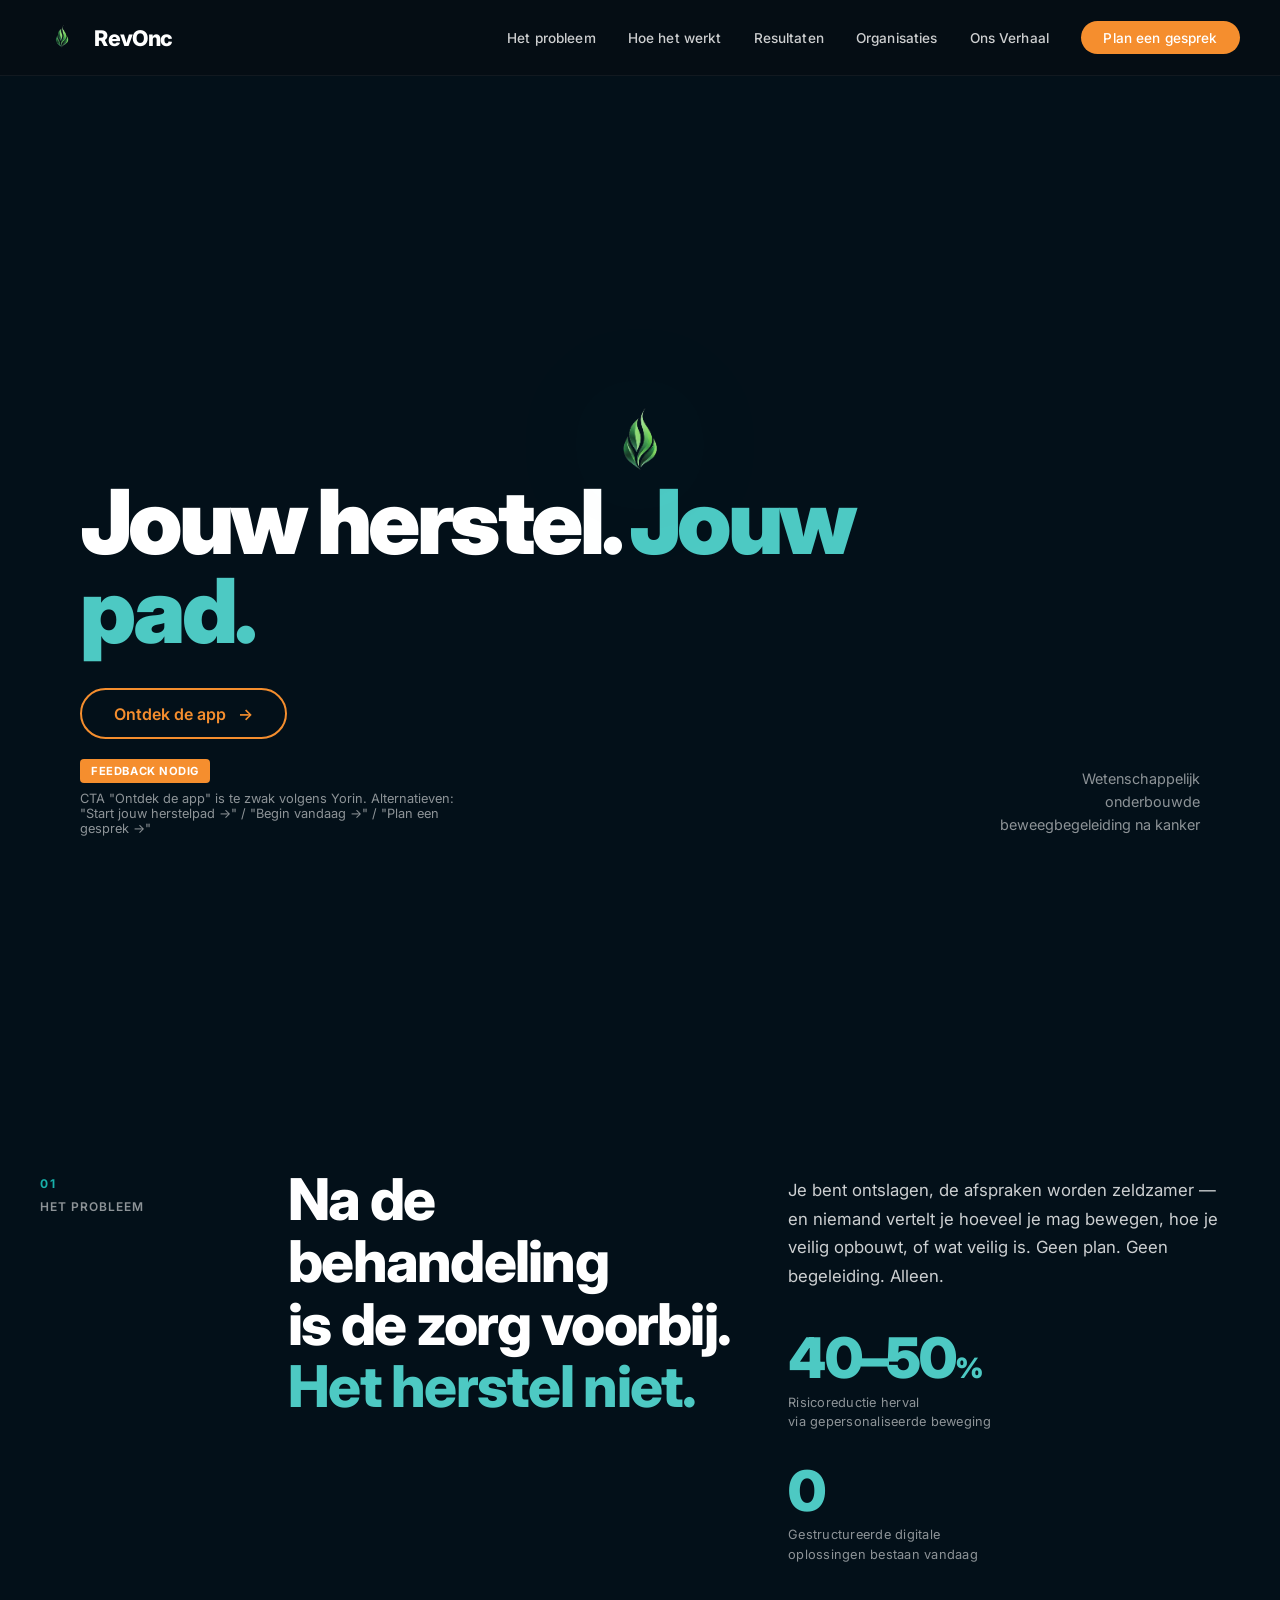
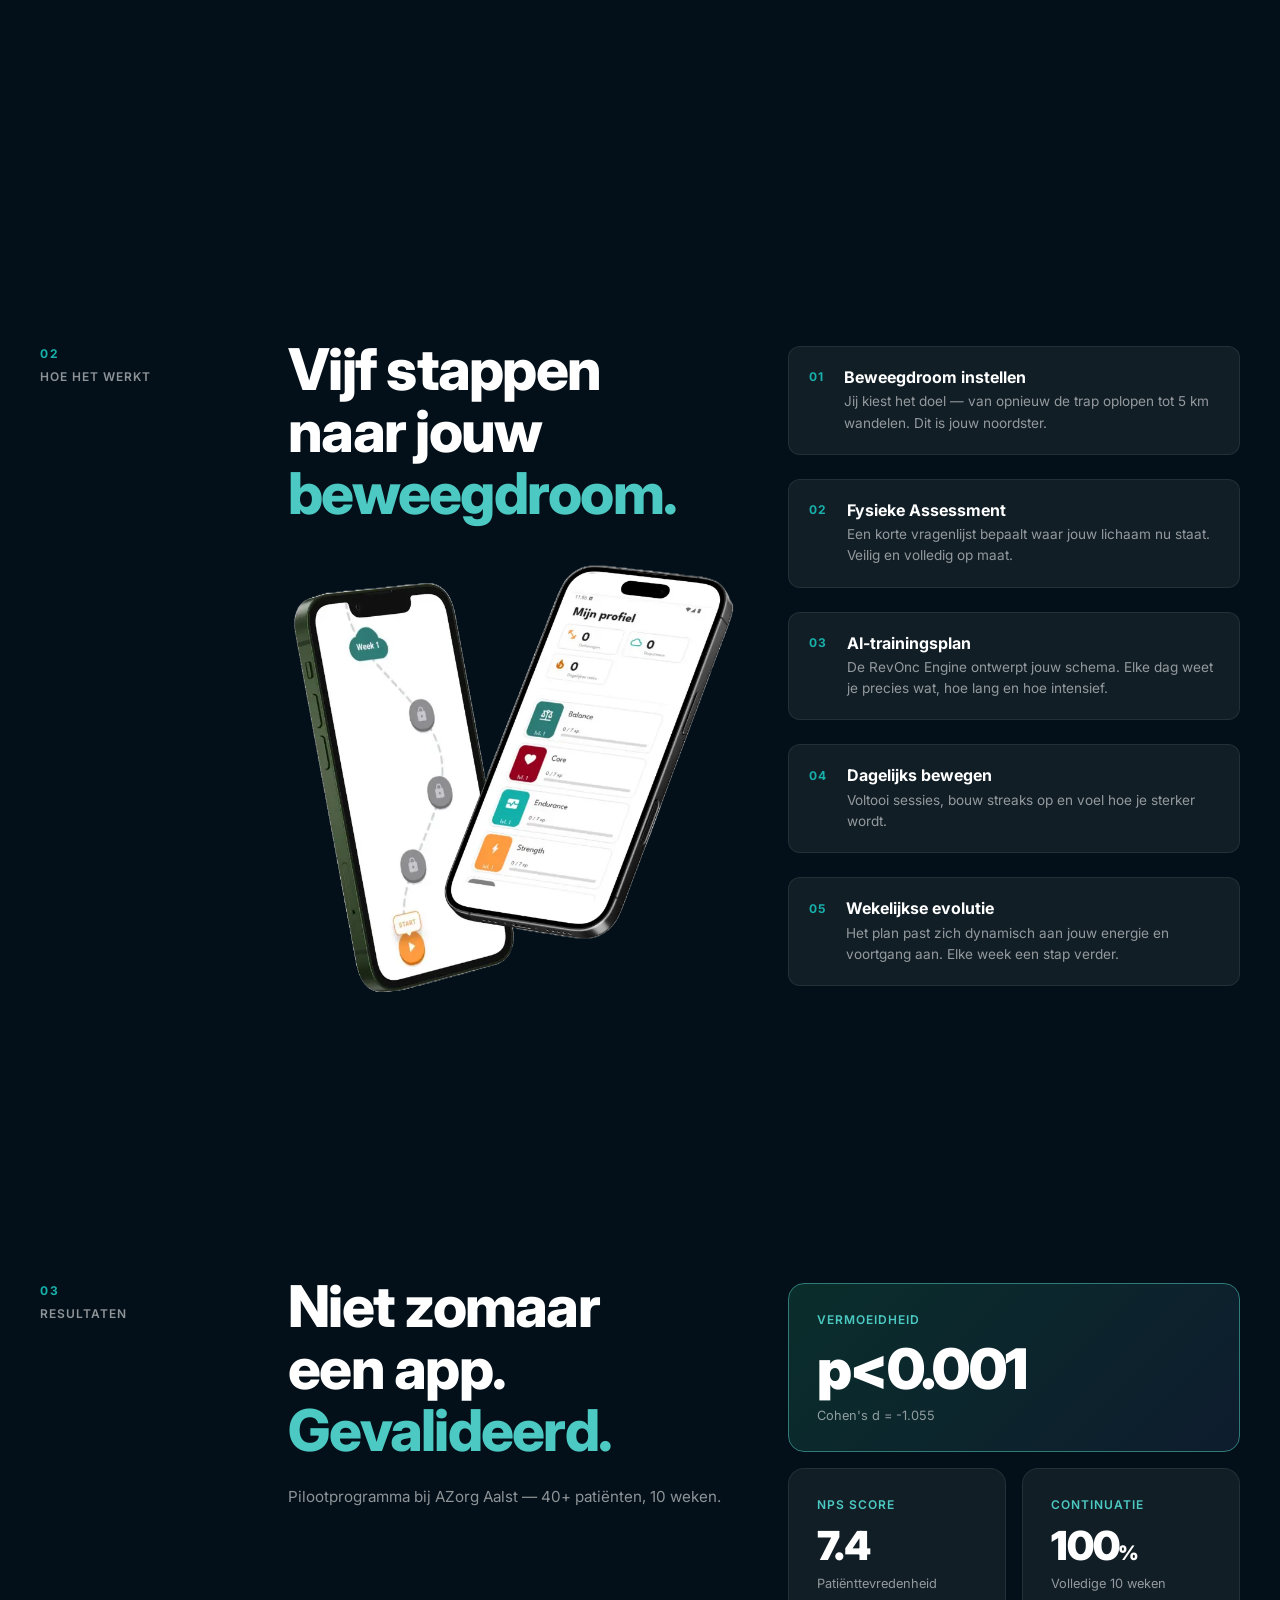
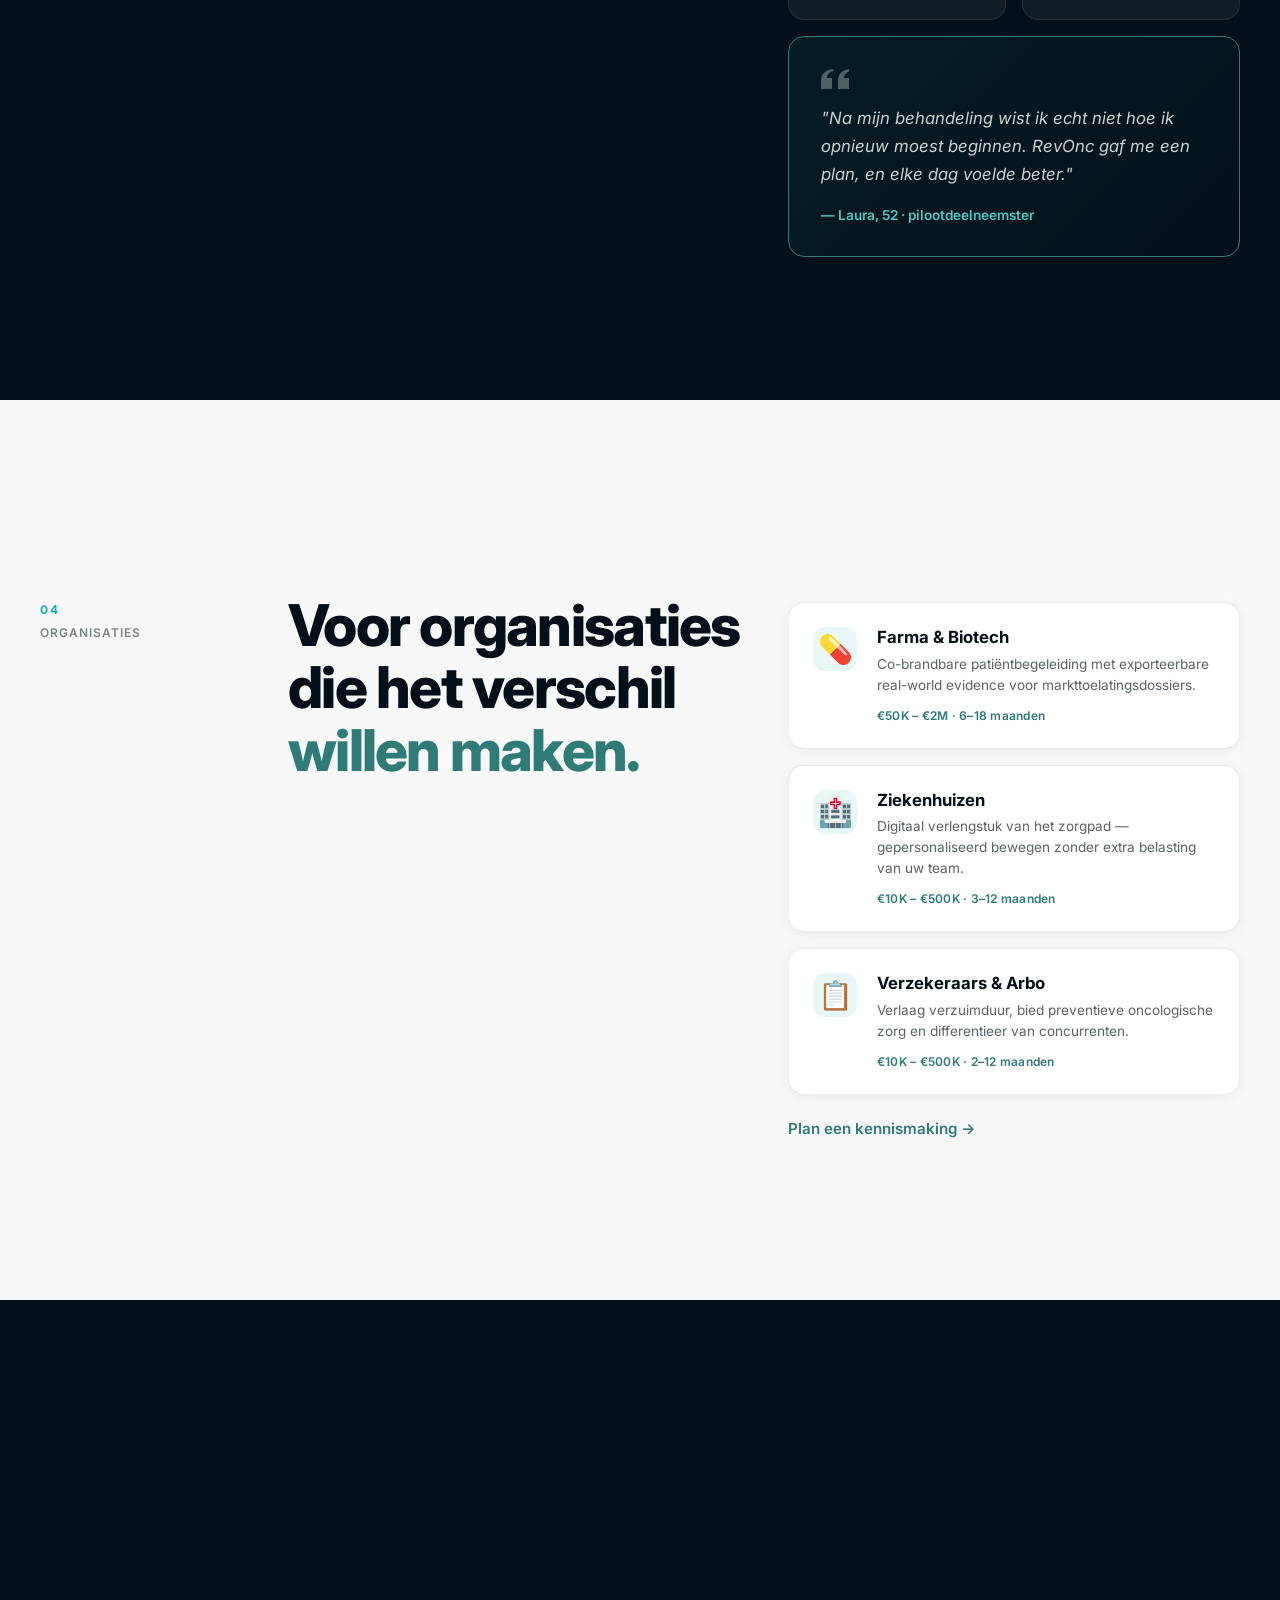
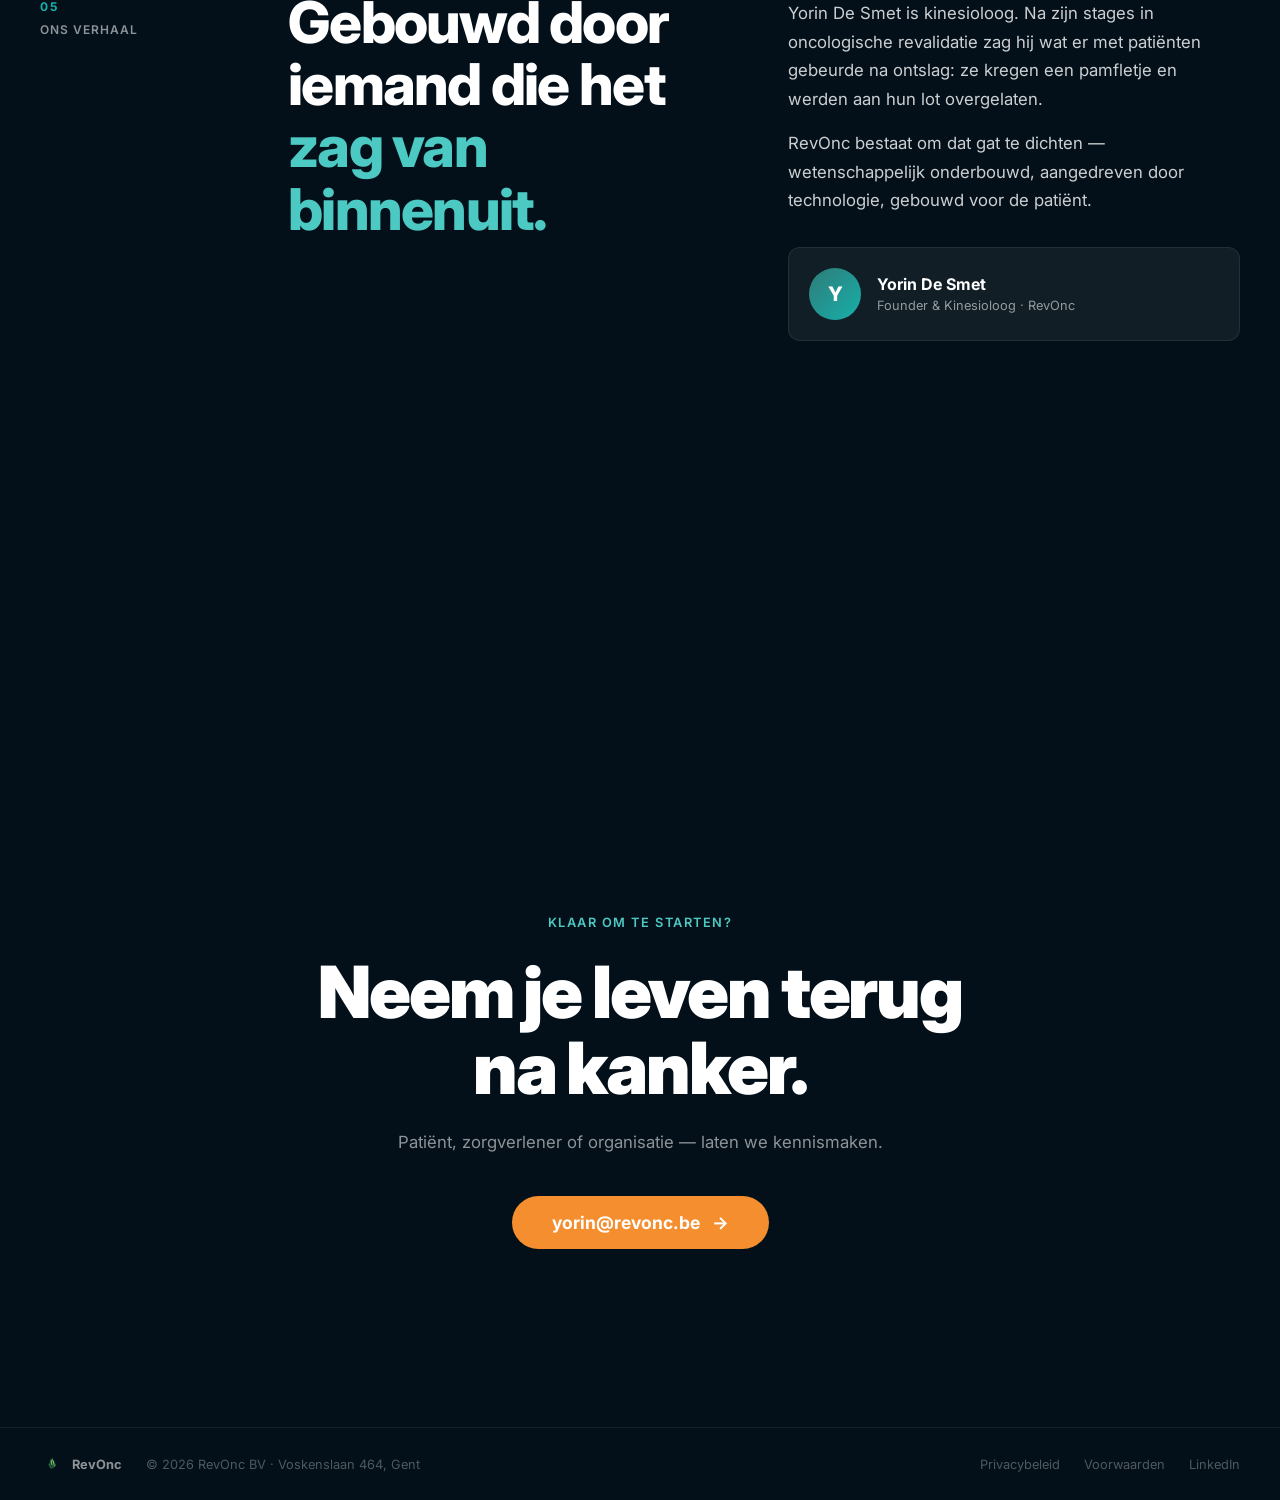
<file: figma-review.html>
<!DOCTYPE html>
<html lang="nl">
<head>
  <meta charset="UTF-8" />
  <meta name="viewport" content="width=device-width, initial-scale=1.0" />
  <title>RevOnc Website — Figma Review (Statisch)</title>
  <link rel="preconnect" href="https://fonts.googleapis.com" />
  <link rel="preconnect" href="https://fonts.gstatic.com" crossorigin />
  <link href="https://fonts.googleapis.com/css2?family=Inter:wght@300;400;500;600;700;800;900&display=swap" rel="stylesheet" />
  <style>
    /* ============================================================
       TOKENS
       ============================================================ */
    :root {
      --bg-deep:       #031019;
      --bg-dark:       #0a1520;
      --bg-panel:      #0e1c2e;
      --bg-teal:       #0a2e2b;
      --bg-light:      #F8F8F8;
      --teal-500:      #18B0AA;
      --teal-400:      #2E7B78;
      --teal-300:      #4DC9C3;
      --teal-glow:     rgba(24, 176, 170, 0.18);
      --green-accent:  #FF9C40;
      --green-dark:    #D76A04;
      --orange-cta:    #F58E2E;
      --white:         #ffffff;
      --white-80:      rgba(255,255,255,0.8);
      --white-55:      rgba(255,255,255,0.55);
      --white-30:      rgba(255,255,255,0.3);
      --white-10:      rgba(255,255,255,0.08);
      --white-6:       rgba(255,255,255,0.06);
      --text-dark:     #031019;
      --gray-disabled: #D8D8D8;
      --font:          'Inter', system-ui, -apple-system, sans-serif;
      --nav-h:         76px;
    }

    /* ============================================================
       RESET
       ============================================================ */
    *, *::before, *::after { box-sizing: border-box; margin: 0; padding: 0; }
    html { font-size: 16px; -webkit-font-smoothing: antialiased; scroll-behavior: smooth; }
    body { font-family: var(--font); background: var(--bg-deep); color: var(--white); overflow-x: hidden; }
    img { display: block; max-width: 100%; }
    a { color: inherit; text-decoration: none; }

    /* ============================================================
       NAVIGATION — Visible top nav (Yorin's feedback)
       ============================================================ */
    .nav {
      position: fixed;
      top: 0; left: 0; right: 0;
      z-index: 100;
      height: var(--nav-h);
      display: flex;
      align-items: center;
      justify-content: space-between;
      padding: 0 2.5rem;
      background: rgba(6, 13, 20, 0.85);
      backdrop-filter: blur(18px);
      -webkit-backdrop-filter: blur(18px);
      border-bottom: 1px solid rgba(255,255,255,0.05);
    }

    .nav__logo {
      display: flex;
      align-items: center;
      gap: 0.65rem;
    }

    .nav__logo-img {
      width: 44px;
      height: 44px;
      object-fit: contain;
    }

    .nav__logo-text {
      font-size: 1.35rem;
      font-weight: 800;
      letter-spacing: -0.03em;
    }

    .nav__links {
      display: flex;
      align-items: center;
      gap: 2rem;
      list-style: none;
    }

    .nav__links a {
      font-size: 0.85rem;
      font-weight: 500;
      color: var(--white-80);
      letter-spacing: 0.01em;
      transition: color 0.2s;
    }

    .nav__links a:hover {
      color: var(--white);
    }

    .nav__cta {
      font-size: 0.85rem;
      font-weight: 600;
      color: var(--white) !important;
      background: var(--orange-cta);
      padding: 0.55rem 1.4rem;
      border-radius: 100px;
      letter-spacing: 0.01em;
    }

    .nav__cta:hover {
      background: var(--green-dark);
    }

    /* ============================================================
       PANELS — Shared section layout
       ============================================================ */
    .panel {
      position: relative;
      min-height: 100vh;
      padding: 8rem 2.5rem 6rem;
      display: flex;
      align-items: center;
    }

    .panel--hero {
      min-height: 100vh;
      display: flex;
      align-items: flex-end;
      padding-bottom: 4rem;
      background: var(--bg-deep);
    }

    .panel--dark {
      background: var(--bg-deep);
    }

    .panel--light {
      background: var(--bg-light);
      color: var(--text-dark);
    }

    .panel__grid {
      width: 100%;
      max-width: 1300px;
      margin: 0 auto;
      display: grid;
      grid-template-columns: 200px 1fr 1fr;
      gap: 3rem;
      align-items: start;
    }

    .panel__label {
      display: flex;
      flex-direction: column;
      gap: 0.5rem;
      padding-top: 0.5rem;
    }

    .panel__num {
      font-size: 0.75rem;
      font-weight: 700;
      color: var(--teal-500);
      letter-spacing: 0.15em;
    }

    .panel__cat {
      font-size: 0.75rem;
      font-weight: 600;
      letter-spacing: 0.08em;
      text-transform: uppercase;
      color: var(--white-55);
    }

    .panel--light .panel__cat {
      color: var(--text-dark);
      opacity: 0.5;
    }

    .panel__title {
      font-size: clamp(2.2rem, 4.5vw, 3.8rem);
      font-weight: 800;
      line-height: 1.08;
      letter-spacing: -0.03em;
    }

    .panel__title em {
      font-style: normal;
      color: var(--teal-300);
    }

    .panel__title--dark em {
      color: var(--teal-400);
    }

    .panel__sub {
      margin-top: 1.5rem;
      font-size: 0.95rem;
      color: var(--white-55);
      line-height: 1.6;
    }

    .panel__body {
      font-size: 1.05rem;
      line-height: 1.7;
      color: var(--white-80);
      max-width: 500px;
    }

    .panel__aside {
      padding-top: 0.5rem;
    }

    /* ============================================================
       HERO
       ============================================================ */
    .hero-content {
      width: 100%;
      max-width: 1300px;
      margin: 0 auto;
      display: flex;
      justify-content: space-between;
      align-items: flex-end;
      padding: 0 2.5rem;
    }

    .hero-headline__text {
      font-size: clamp(3rem, 7vw, 6rem);
      font-weight: 900;
      line-height: 1.0;
      letter-spacing: -0.04em;
    }

    .hero-headline__text em {
      font-style: normal;
      color: var(--teal-300);
    }

    .hero-headline__cta {
      display: inline-flex;
      align-items: center;
      gap: 0.75rem;
      margin-top: 2rem;
      font-size: 1rem;
      font-weight: 600;
      color: var(--orange-cta);
      border: 2px solid var(--orange-cta);
      padding: 0.85rem 2rem;
      border-radius: 100px;
      transition: all 0.25s;
    }

    .hero-headline__cta:hover {
      background: var(--orange-cta);
      color: var(--white);
    }

    .hero-tagline {
      text-align: right;
      font-size: 0.9rem;
      color: var(--white-55);
      line-height: 1.6;
      max-width: 280px;
    }

    /* Logo orb placeholder */
    .hero-logo-area {
      position: absolute;
      top: 50%;
      left: 50%;
      transform: translate(-50%, -55%);
      text-align: center;
    }

    .hero-logo-area img {
      width: 120px;
      height: 120px;
      object-fit: contain;
      filter: drop-shadow(0 0 60px rgba(24, 176, 170, 0.4)) drop-shadow(0 0 120px rgba(24, 176, 170, 0.15));
    }

    /* ============================================================
       STAT STACK
       ============================================================ */
    .stat-stack {
      display: flex;
      flex-direction: column;
      gap: 2rem;
      margin-top: 2.5rem;
    }

    .stat-item {
      display: flex;
      flex-direction: column;
      gap: 0.4rem;
    }

    .stat-item__num {
      font-size: 3.5rem;
      font-weight: 900;
      letter-spacing: -0.04em;
      color: var(--teal-300);
      line-height: 1;
    }

    .stat-item__pct {
      font-size: 50%;
    }

    .stat-item__lbl {
      font-size: 0.8rem;
      color: var(--white-55);
      line-height: 1.5;
      letter-spacing: 0.02em;
    }

    /* ============================================================
       STEPS LIST
       ============================================================ */
    .steps-list {
      display: flex;
      flex-direction: column;
      gap: 1.5rem;
    }

    .step-row {
      display: flex;
      gap: 1.25rem;
      align-items: flex-start;
      padding: 1.25rem;
      border-radius: 12px;
      background: var(--white-6);
      border: 1px solid var(--white-10);
    }

    .step-row__num {
      font-size: 0.75rem;
      font-weight: 700;
      color: var(--teal-500);
      letter-spacing: 0.1em;
      padding-top: 0.15rem;
      flex-shrink: 0;
    }

    .step-row__title {
      font-size: 1rem;
      font-weight: 700;
      margin-bottom: 0.3rem;
    }

    .step-row__desc {
      font-size: 0.85rem;
      color: var(--white-55);
      line-height: 1.55;
    }

    /* Mockup image */
    .mockup-showcase {
      margin-top: 2.5rem;
    }

    .mockup-showcase__img {
      width: 100%;
      max-width: 550px;
      border-radius: 16px;
    }

    /* ============================================================
       PROOF GRID
       ============================================================ */
    .proof-grid {
      display: grid;
      grid-template-columns: 1fr 1fr;
      gap: 1rem;
    }

    .proof-card {
      background: var(--white-6);
      border: 1px solid var(--white-10);
      border-radius: 16px;
      padding: 1.75rem;
    }

    .proof-card--big {
      grid-column: 1 / -1;
      background: linear-gradient(135deg, var(--bg-teal), var(--bg-panel));
      border-color: var(--teal-400);
    }

    .proof-card__label {
      font-size: 0.75rem;
      font-weight: 600;
      letter-spacing: 0.08em;
      text-transform: uppercase;
      color: var(--teal-300);
      display: block;
      margin-bottom: 0.75rem;
    }

    .proof-card__num {
      font-size: 2.5rem;
      font-weight: 900;
      letter-spacing: -0.03em;
      line-height: 1.1;
    }

    .proof-card--big .proof-card__num {
      font-size: 3.5rem;
    }

    .proof-card__sub {
      font-size: 0.8rem;
      color: var(--white-55);
      margin-top: 0.5rem;
    }

    .proof-card--quote {
      grid-column: 1 / -1;
      background: linear-gradient(135deg, rgba(24,176,170,0.08), transparent);
      border-color: var(--teal-400);
      padding: 2rem;
    }

    .proof-card--quote p {
      font-size: 1.05rem;
      line-height: 1.65;
      color: var(--white-80);
      font-style: italic;
      margin-bottom: 1rem;
    }

    .proof-card--quote strong {
      font-size: 0.85rem;
      color: var(--teal-300);
      font-weight: 600;
    }

    /* ============================================================
       ORG CARDS
       ============================================================ */
    .org-cards {
      display: flex;
      flex-direction: column;
      gap: 1rem;
    }

    .org-card {
      display: flex;
      gap: 1.25rem;
      align-items: flex-start;
      padding: 1.5rem;
      border-radius: 16px;
      background: rgba(3,16,25,0.5);
      border: 1px solid rgba(3,16,25,0.15);
    }

    .panel--light .org-card {
      background: var(--white);
      border: 1px solid rgba(0,0,0,0.08);
      box-shadow: 0 2px 12px rgba(0,0,0,0.06);
    }

    .org-card__icon {
      font-size: 1.75rem;
      flex-shrink: 0;
      width: 44px;
      height: 44px;
      display: flex;
      align-items: center;
      justify-content: center;
      background: rgba(24,176,170,0.1);
      border-radius: 12px;
    }

    .org-card__body h3 {
      font-size: 1.05rem;
      font-weight: 700;
      margin-bottom: 0.4rem;
      color: var(--text-dark);
    }

    .org-card__body p {
      font-size: 0.85rem;
      color: rgba(3,16,25,0.65);
      line-height: 1.55;
      margin-bottom: 0.5rem;
    }

    .org-card__deal {
      font-size: 0.75rem;
      font-weight: 600;
      color: var(--teal-400);
      letter-spacing: 0.02em;
    }

    .panel__cta-link {
      display: inline-flex;
      align-items: center;
      gap: 0.5rem;
      margin-top: 1.5rem;
      font-size: 0.95rem;
      font-weight: 600;
      color: var(--teal-400);
    }

    /* ============================================================
       FOUNDER CARD
       ============================================================ */
    .founder-card {
      display: flex;
      align-items: center;
      gap: 1rem;
      margin-top: 2rem;
      padding: 1.25rem;
      border-radius: 12px;
      background: var(--white-6);
      border: 1px solid var(--white-10);
    }

    .founder-card__avatar {
      width: 52px;
      height: 52px;
      border-radius: 50%;
      background: linear-gradient(135deg, var(--teal-400), var(--teal-500));
      display: flex;
      align-items: center;
      justify-content: center;
      font-size: 1.25rem;
      font-weight: 800;
      flex-shrink: 0;
    }

    .founder-card__name {
      font-size: 1rem;
      font-weight: 700;
      display: block;
    }

    .founder-card__title {
      font-size: 0.8rem;
      color: var(--white-55);
    }

    /* ============================================================
       CONTACT SECTION
       ============================================================ */
    .contact-center {
      text-align: center;
      max-width: 700px;
      margin: 0 auto;
      padding-top: 10rem;
    }

    .contact-center__eyebrow {
      font-size: 0.8rem;
      font-weight: 600;
      letter-spacing: 0.12em;
      text-transform: uppercase;
      color: var(--teal-300);
      margin-bottom: 1.5rem;
      display: block;
    }

    .contact-center__title {
      font-size: clamp(2.5rem, 6vw, 4.5rem);
      font-weight: 900;
      line-height: 1.05;
      letter-spacing: -0.03em;
      margin-bottom: 1.5rem;
    }

    .contact-center__sub {
      font-size: 1.05rem;
      color: var(--white-55);
      line-height: 1.6;
      margin-bottom: 2.5rem;
    }

    .contact-center__btn {
      display: inline-flex;
      align-items: center;
      gap: 0.75rem;
      font-size: 1.1rem;
      font-weight: 700;
      color: var(--white);
      background: var(--orange-cta);
      padding: 1rem 2.5rem;
      border-radius: 100px;
    }

    .contact-center__btn:hover {
      background: var(--green-dark);
    }

    /* ============================================================
       FOOTER
       ============================================================ */
    .footer {
      position: absolute;
      bottom: 0;
      left: 0;
      right: 0;
      display: flex;
      justify-content: space-between;
      align-items: center;
      padding: 1.5rem 2.5rem;
      border-top: 1px solid var(--white-10);
      font-size: 0.8rem;
      color: var(--white-30);
    }

    .footer__left {
      display: flex;
      align-items: center;
      gap: 1.5rem;
    }

    .footer__logo {
      display: flex;
      align-items: center;
      gap: 0.5rem;
      font-weight: 700;
      color: var(--white-55);
    }

    .footer__logo img {
      width: 24px;
      height: 24px;
      object-fit: contain;
    }

    .footer__right {
      display: flex;
      gap: 1.5rem;
    }

    .footer__right a:hover {
      color: var(--white-55);
    }

    /* ============================================================
       SECTION DIVIDER (visual droompad hint)
       ============================================================ */
    .section-divider {
      width: 3px;
      height: 80px;
      margin: 0 auto;
      background: linear-gradient(to bottom, var(--teal-500), transparent);
      border-radius: 3px;
    }

    /* ============================================================
       REVIEW NOTE BADGES
       ============================================================ */
    .review-note {
      display: inline-block;
      background: var(--orange-cta);
      color: var(--white);
      font-size: 0.7rem;
      font-weight: 700;
      letter-spacing: 0.05em;
      text-transform: uppercase;
      padding: 0.3rem 0.7rem;
      border-radius: 4px;
      margin-bottom: 0.5rem;
    }

    /* ============================================================
       RESPONSIVE
       ============================================================ */
    @media (max-width: 900px) {
      .panel__grid {
        grid-template-columns: 1fr;
        gap: 2rem;
      }
      .nav__links { display: none; }
      .proof-grid { grid-template-columns: 1fr; }
      .hero-content { flex-direction: column; align-items: flex-start; gap: 2rem; }
      .hero-tagline { text-align: left; }
    }
  </style>
</head>
<body>

  <!-- ========================================================
       NAVIGATION — Zichtbaar (feedback Yorin: geen hamburger)
       ======================================================== -->
  <nav class="nav">
    <a href="#" class="nav__logo">
      <img src="revonc logo.webp" alt="" class="nav__logo-img" />
      <span class="nav__logo-text">RevOnc</span>
    </a>

    <div class="nav__links">
      <a href="#probleem">Het probleem</a>
      <a href="#droompad">Hoe het werkt</a>
      <a href="#resultaten">Resultaten</a>
      <a href="#organisaties">Organisaties</a>
      <a href="#verhaal">Ons Verhaal</a>
      <a href="#contact" class="nav__cta">Plan een gesprek</a>
    </div>
  </nav>

  <!-- ========================================================
       SECTION 1: HERO
       ======================================================== -->
  <section class="panel panel--hero" id="panel-0">
    <!-- Logo center (statisch, geen animaties) -->
    <div class="hero-logo-area">
      <img src="revonc logo.webp" alt="RevOnc" />
    </div>

    <div class="hero-content">
      <div>
        <h1 class="hero-headline__text">Jouw herstel. <em>Jouw pad.</em></h1>
        <a href="#droompad" class="hero-headline__cta">
          Ontdek de app <span>→</span>
        </a>
        <br /><br />
        <span class="review-note">Feedback nodig</span>
        <p style="font-size:0.8rem;color:var(--white-55);max-width:400px;">
          CTA "Ontdek de app" is te zwak volgens Yorin. Alternatieven: "Start jouw herstelpad →" / "Begin vandaag →" / "Plan een gesprek →"
        </p>
      </div>
      <div class="hero-tagline">
        <p>Wetenschappelijk onderbouwde<br />beweegbegeleiding na kanker</p>
      </div>
    </div>
  </section>

  <!-- ========================================================
       SECTION 2: HET PROBLEEM
       ======================================================== -->
  <section class="panel panel--dark" id="probleem">
    <div class="panel__grid">
      <div class="panel__label">
        <span class="panel__num">01</span>
        <span class="panel__cat">Het probleem</span>
      </div>

      <div class="panel__main">
        <h2 class="panel__title">Na de behandeling<br />is de zorg voorbij.<br /><em>Het herstel niet.</em></h2>
      </div>

      <div class="panel__aside">
        <p class="panel__body">
          Je bent ontslagen, de afspraken worden zeldzamer — en niemand vertelt je hoeveel je mag bewegen, hoe je veilig opbouwt, of wat veilig is. Geen plan. Geen begeleiding. Alleen.
        </p>
        <div class="stat-stack">
          <div class="stat-item">
            <span class="stat-item__num">40–50<span class="stat-item__pct">%</span></span>
            <span class="stat-item__lbl">Risicoreductie herval<br />via gepersonaliseerde beweging</span>
          </div>
          <div class="stat-item">
            <span class="stat-item__num">0</span>
            <span class="stat-item__lbl">Gestructureerde digitale<br />oplossingen bestaan vandaag</span>
          </div>
        </div>
      </div>
    </div>
  </section>

  <!-- ========================================================
       SECTION 3: HOE HET WERKT
       ======================================================== -->
  <section class="panel panel--dark" id="droompad">
    <div class="panel__grid">
      <div class="panel__label">
        <span class="panel__num">02</span>
        <span class="panel__cat">Hoe het werkt</span>
      </div>

      <div class="panel__main">
        <h2 class="panel__title">Vijf stappen<br />naar jouw<br /><em>beweegdroom.</em></h2>
        <div class="mockup-showcase">
          <img src="mockups.webp" alt="RevOnc app — droompad en profiel schermen" class="mockup-showcase__img" />
        </div>
      </div>

      <div class="panel__aside">
        <div class="steps-list">
          <div class="step-row">
            <span class="step-row__num">01</span>
            <div>
              <h3 class="step-row__title">Beweegdroom instellen</h3>
              <p class="step-row__desc">Jij kiest het doel — van opnieuw de trap oplopen tot 5 km wandelen. Dit is jouw noordster.</p>
            </div>
          </div>
          <div class="step-row">
            <span class="step-row__num">02</span>
            <div>
              <h3 class="step-row__title">Fysieke Assessment</h3>
              <p class="step-row__desc">Een korte vragenlijst bepaalt waar jouw lichaam nu staat. Veilig en volledig op maat.</p>
            </div>
          </div>
          <div class="step-row">
            <span class="step-row__num">03</span>
            <div>
              <h3 class="step-row__title">AI-trainingsplan</h3>
              <p class="step-row__desc">De RevOnc Engine ontwerpt jouw schema. Elke dag weet je precies wat, hoe lang en hoe intensief.</p>
            </div>
          </div>
          <div class="step-row">
            <span class="step-row__num">04</span>
            <div>
              <h3 class="step-row__title">Dagelijks bewegen</h3>
              <p class="step-row__desc">Voltooi sessies, bouw streaks op en voel hoe je sterker wordt.</p>
            </div>
          </div>
          <div class="step-row">
            <span class="step-row__num">05</span>
            <div>
              <h3 class="step-row__title">Wekelijkse evolutie</h3>
              <p class="step-row__desc">Het plan past zich dynamisch aan jouw energie en voortgang aan. Elke week een stap verder.</p>
            </div>
          </div>
        </div>
      </div>
    </div>
  </section>

  <!-- ========================================================
       SECTION 4: RESULTATEN
       ======================================================== -->
  <section class="panel panel--dark" id="resultaten">
    <div class="panel__grid">
      <div class="panel__label">
        <span class="panel__num">03</span>
        <span class="panel__cat">Resultaten</span>
      </div>

      <div class="panel__main">
        <h2 class="panel__title">Niet zomaar<br />een app.<br /><em>Gevalideerd.</em></h2>
        <p class="panel__sub">Pilootprogramma bij AZorg Aalst — 40+ patiënten, 10 weken.</p>
      </div>

      <div class="panel__aside">
        <div class="proof-grid">
          <div class="proof-card proof-card--big">
            <span class="proof-card__label">Vermoeidheid</span>
            <div class="proof-card__num">p&lt;0.001</div>
            <div class="proof-card__sub">Cohen's d = -1.055</div>
          </div>
          <div class="proof-card">
            <span class="proof-card__label">NPS score</span>
            <div class="proof-card__num">7.4</div>
            <div class="proof-card__sub">Patiënttevredenheid</div>
          </div>
          <div class="proof-card">
            <span class="proof-card__label">Continuatie</span>
            <div class="proof-card__num">100<span style="font-size:50%">%</span></div>
            <div class="proof-card__sub">Volledige 10 weken</div>
          </div>
          <div class="proof-card proof-card--quote">
            <svg width="28" height="20" viewBox="0 0 28 20" fill="currentColor" style="opacity:0.3;margin-bottom:0.75rem"><path d="M0 20V12C0 5.4 3.8 1.4 11.4 0l1.2 2C8.4 3 6.2 5.4 5.8 9H11V20H0ZM17 20V12C17 5.4 20.8 1.4 28.4 0l1.2 2C25.4 3 23.2 5.4 22.8 9H28V20H17Z"/></svg>
            <p>"Na mijn behandeling wist ik echt niet hoe ik opnieuw moest beginnen. RevOnc gaf me een plan, en elke dag voelde beter."</p>
            <strong>— Laura, 52 · pilootdeelneemster</strong>
          </div>
        </div>
      </div>
    </div>
  </section>

  <!-- ========================================================
       SECTION 5: VOOR ORGANISATIES
       ======================================================== -->
  <section class="panel panel--light" id="organisaties">
    <div class="panel__grid">
      <div class="panel__label">
        <span class="panel__num">04</span>
        <span class="panel__cat">Organisaties</span>
      </div>

      <div class="panel__main">
        <h2 class="panel__title panel__title--dark">Voor organisaties<br />die het verschil<br /><em>willen maken.</em></h2>
      </div>

      <div class="panel__aside">
        <div class="org-cards">
          <div class="org-card">
            <div class="org-card__icon">💊</div>
            <div class="org-card__body">
              <h3>Farma &amp; Biotech</h3>
              <p>Co-brandbare patiëntbegeleiding met exporteerbare real-world evidence voor markttoelatingsdossiers.</p>
              <span class="org-card__deal">€50K – €2M · 6–18 maanden</span>
            </div>
          </div>
          <div class="org-card">
            <div class="org-card__icon">🏥</div>
            <div class="org-card__body">
              <h3>Ziekenhuizen</h3>
              <p>Digitaal verlengstuk van het zorgpad — gepersonaliseerd bewegen zonder extra belasting van uw team.</p>
              <span class="org-card__deal">€10K – €500K · 3–12 maanden</span>
            </div>
          </div>
          <div class="org-card">
            <div class="org-card__icon">📋</div>
            <div class="org-card__body">
              <h3>Verzekeraars &amp; Arbo</h3>
              <p>Verlaag verzuimduur, bied preventieve oncologische zorg en differentieer van concurrenten.</p>
              <span class="org-card__deal">€10K – €500K · 2–12 maanden</span>
            </div>
          </div>
        </div>
        <a href="#contact" class="panel__cta-link">Plan een kennismaking →</a>
      </div>
    </div>
  </section>

  <!-- ========================================================
       SECTION 6: ONS VERHAAL
       ======================================================== -->
  <section class="panel panel--dark" id="verhaal">
    <div class="panel__grid">
      <div class="panel__label">
        <span class="panel__num">05</span>
        <span class="panel__cat">Ons Verhaal</span>
      </div>
      <div class="panel__main">
        <h2 class="panel__title">Gebouwd door<br />iemand die het<br /><em>zag van binnenuit.</em></h2>
      </div>
      <div class="panel__aside">
        <p class="panel__body">
          Yorin De Smet is kinesioloog. Na zijn stages in oncologische revalidatie zag hij wat er met patiënten gebeurde na ontslag: ze kregen een pamfletje en werden aan hun lot overgelaten.
        </p>
        <p class="panel__body" style="margin-top:1rem">
          RevOnc bestaat om dat gat te dichten — wetenschappelijk onderbouwd, aangedreven door technologie, gebouwd voor de patiënt.
        </p>
        <div class="founder-card">
          <div class="founder-card__avatar">Y</div>
          <div>
            <strong class="founder-card__name">Yorin De Smet</strong>
            <span class="founder-card__title">Founder &amp; Kinesioloog · RevOnc</span>
          </div>
        </div>
      </div>
    </div>
  </section>

  <!-- ========================================================
       SECTION 7: CONTACT
       ======================================================== -->
  <section class="panel panel--hero" id="contact" style="min-height:100vh;display:flex;align-items:center;justify-content:center;">
    <div class="contact-center" style="padding-top:0;">
      <span class="contact-center__eyebrow">Klaar om te starten?</span>
      <h2 class="contact-center__title">Neem je leven terug<br />na kanker.</h2>
      <p class="contact-center__sub">
        Patiënt, zorgverlener of organisatie — laten we kennismaken.
      </p>
      <a href="mailto:yorin@revonc.be?subject=Kennismaking RevOnc" class="contact-center__btn">
        yorin@revonc.be <span>→</span>
      </a>
    </div>

    <footer class="footer">
      <div class="footer__left">
        <a href="#" class="footer__logo">
          <img src="revonc logo.webp" alt="" />
          <span>RevOnc</span>
        </a>
        <span>© 2026 RevOnc BV · Voskenslaan 464, Gent</span>
      </div>
      <div class="footer__right">
        <a href="#">Privacybeleid</a>
        <a href="#">Voorwaarden</a>
        <a href="#">LinkedIn</a>
      </div>
    </footer>
  </section>

</body>
</html>
</file>
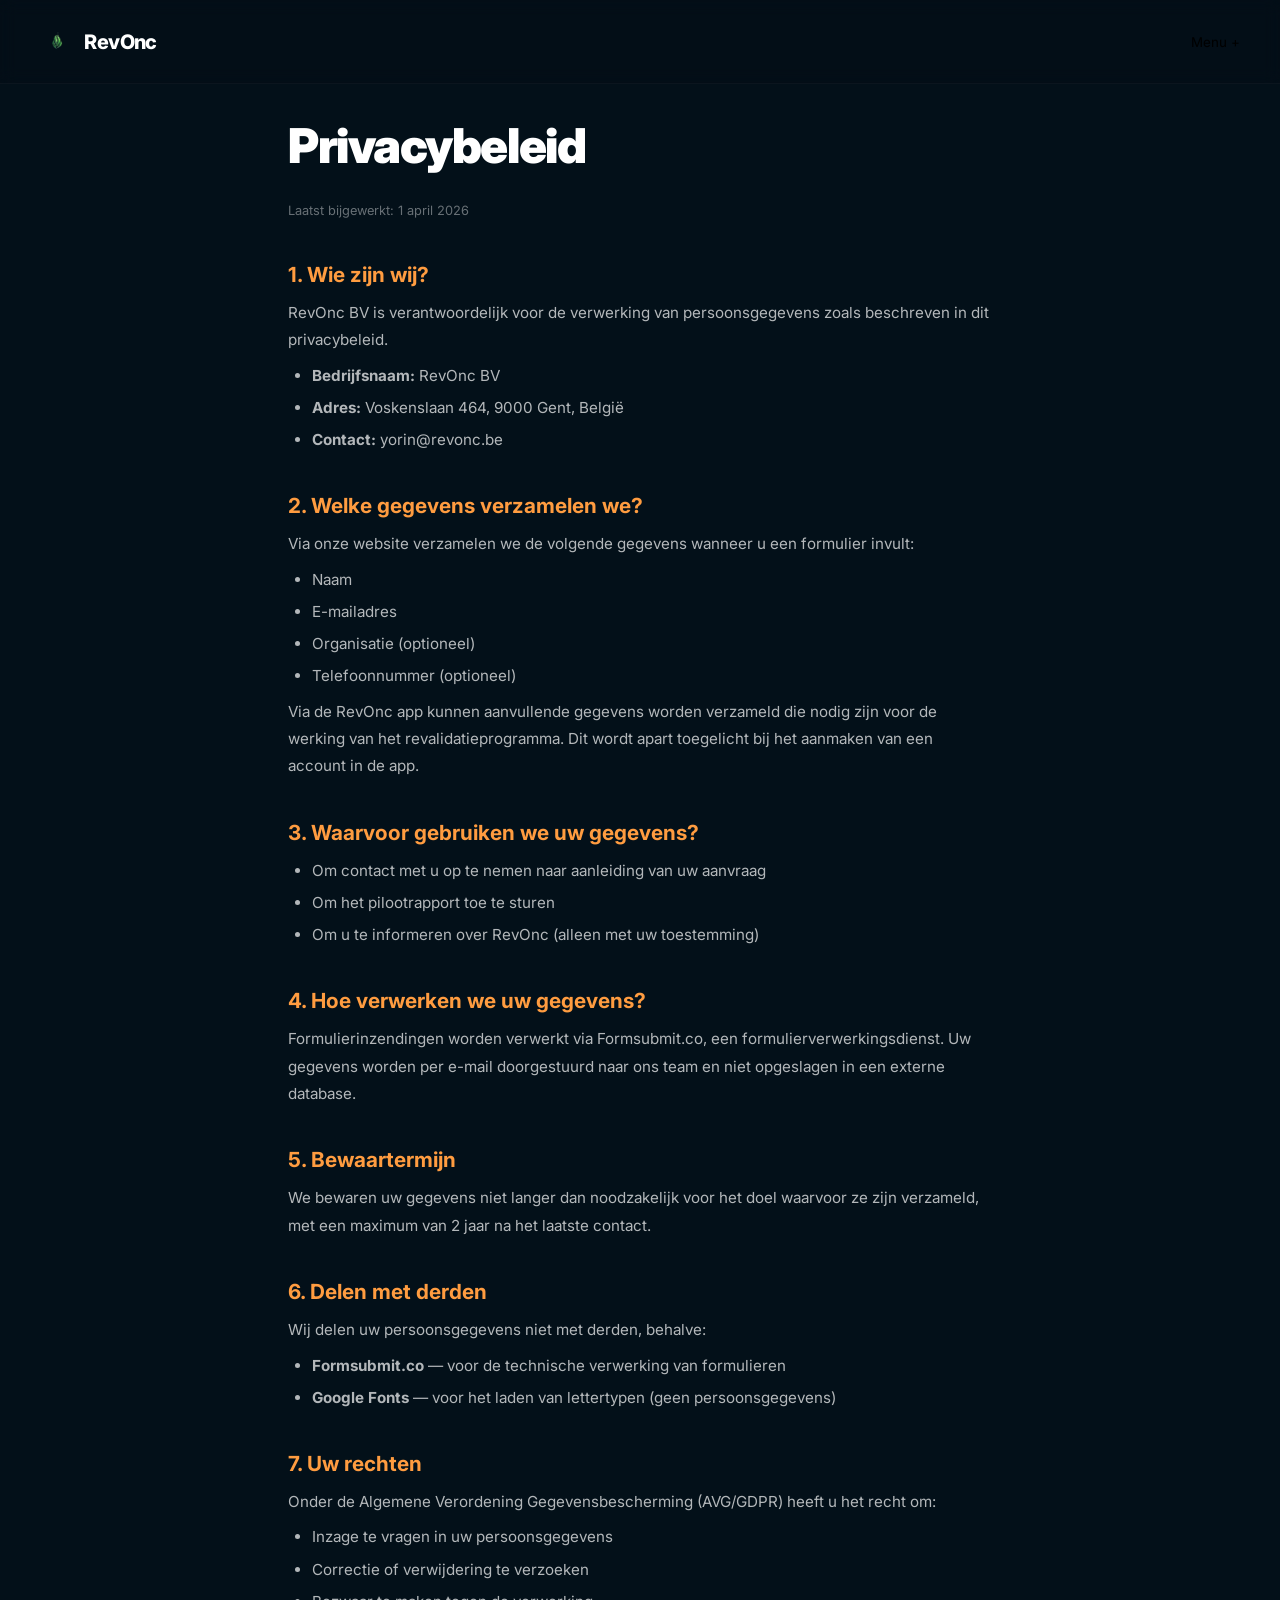
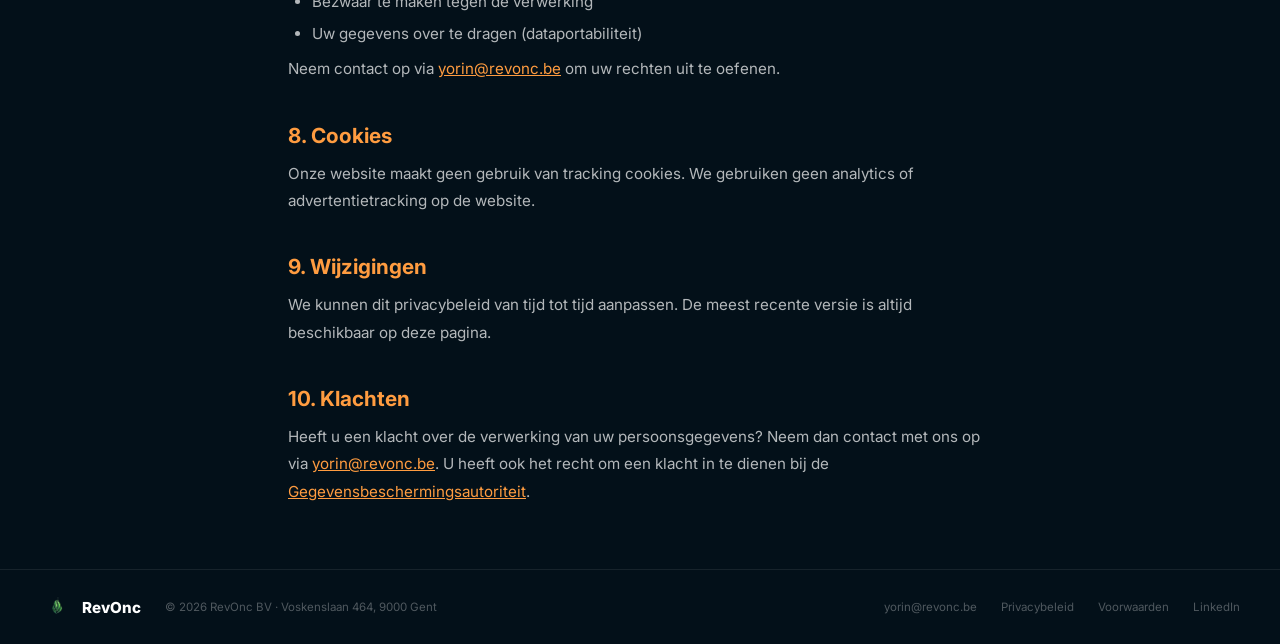
<file: privacy.html>
<!DOCTYPE html>
<html lang="nl">
<head>
  <meta charset="UTF-8" />
  <meta name="viewport" content="width=device-width, initial-scale=1.0" />
  <title>Privacybeleid — RevOnc</title>
  <meta name="description" content="Privacybeleid van RevOnc. Hoe we omgaan met je gegevens." />
  <link rel="preconnect" href="https://fonts.googleapis.com" />
  <link rel="preconnect" href="https://fonts.gstatic.com" crossorigin />
  <link href="https://fonts.googleapis.com/css2?family=Inter:ital,wght@0,300;0,400;0,500;0,600;0,700;0,800;0,900;1,300;1,400&display=swap" rel="stylesheet" />
  <link rel="stylesheet" href="css/style_v2.min.css?v=16" />
  <style>
    .legal-page { max-width: 48rem; margin: 0 auto; padding: calc(var(--nav-h, 5rem) + 2rem) 2rem 4rem; color: var(--white, #fff); }
    .legal-page h1 { font-size: clamp(2rem, 5vw, 3rem); font-weight: 900; margin-bottom: 1.5rem; letter-spacing: -0.03em; }
    .legal-page h2 { font-size: 1.3rem; font-weight: 700; margin-top: 2.5rem; margin-bottom: 0.75rem; color: var(--green-accent, #1BB0AA); }
    .legal-page p, .legal-page li { font-size: 0.95rem; line-height: 1.8; color: rgba(255,255,255,0.7); }
    .legal-page ul { padding-left: 1.5rem; margin: 0.5rem 0; }
    .legal-page li { margin-bottom: 0.3rem; }
    .legal-page a { color: var(--green-accent, #1BB0AA); text-decoration: underline; }
    .legal-page .last-updated { font-size: 0.8rem; color: rgba(255,255,255,0.4); margin-bottom: 2rem; }
  </style>
</head>
<body>
  <!-- Nav -->
  <nav class="nav" id="nav">
    <a href="index.html" class="nav__logo">
      <img src="revonc logo.webp" alt="" class="nav__logo-img" aria-hidden="true" />
      <span class="nav__logo-text">RevOnc</span>
    </a>
    <button class="nav__toggle" id="menuToggle" aria-label="Menu openen">
      <span>Menu</span> <span class="nav__toggle-icon">+</span>
    </button>
  </nav>

  <div class="legal-page">
    <h1>Privacybeleid</h1>
    <p class="last-updated">Laatst bijgewerkt: 1 april 2026</p>

    <h2>1. Wie zijn wij?</h2>
    <p>RevOnc BV is verantwoordelijk voor de verwerking van persoonsgegevens zoals beschreven in dit privacybeleid.</p>
    <ul>
      <li><strong>Bedrijfsnaam:</strong> RevOnc BV</li>
      <li><strong>Adres:</strong> Voskenslaan 464, 9000 Gent, België</li>
      <li><strong>Contact:</strong> yorin@revonc.be</li>
    </ul>

    <h2>2. Welke gegevens verzamelen we?</h2>
    <p>Via onze website verzamelen we de volgende gegevens wanneer u een formulier invult:</p>
    <ul>
      <li>Naam</li>
      <li>E-mailadres</li>
      <li>Organisatie (optioneel)</li>
      <li>Telefoonnummer (optioneel)</li>
    </ul>
    <p>Via de RevOnc app kunnen aanvullende gegevens worden verzameld die nodig zijn voor de werking van het revalidatieprogramma. Dit wordt apart toegelicht bij het aanmaken van een account in de app.</p>

    <h2>3. Waarvoor gebruiken we uw gegevens?</h2>
    <ul>
      <li>Om contact met u op te nemen naar aanleiding van uw aanvraag</li>
      <li>Om het pilootrapport toe te sturen</li>
      <li>Om u te informeren over RevOnc (alleen met uw toestemming)</li>
    </ul>

    <h2>4. Hoe verwerken we uw gegevens?</h2>
    <p>Formulierinzendingen worden verwerkt via Formsubmit.co, een formulierverwerkingsdienst. Uw gegevens worden per e-mail doorgestuurd naar ons team en niet opgeslagen in een externe database.</p>

    <h2>5. Bewaartermijn</h2>
    <p>We bewaren uw gegevens niet langer dan noodzakelijk voor het doel waarvoor ze zijn verzameld, met een maximum van 2 jaar na het laatste contact.</p>

    <h2>6. Delen met derden</h2>
    <p>Wij delen uw persoonsgegevens niet met derden, behalve:</p>
    <ul>
      <li><strong>Formsubmit.co</strong> — voor de technische verwerking van formulieren</li>
      <li><strong>Google Fonts</strong> — voor het laden van lettertypen (geen persoonsgegevens)</li>
    </ul>

    <h2>7. Uw rechten</h2>
    <p>Onder de Algemene Verordening Gegevensbescherming (AVG/GDPR) heeft u het recht om:</p>
    <ul>
      <li>Inzage te vragen in uw persoonsgegevens</li>
      <li>Correctie of verwijdering te verzoeken</li>
      <li>Bezwaar te maken tegen de verwerking</li>
      <li>Uw gegevens over te dragen (dataportabiliteit)</li>
    </ul>
    <p>Neem contact op via <a href="mailto:yorin@revonc.be">yorin@revonc.be</a> om uw rechten uit te oefenen.</p>

    <h2>8. Cookies</h2>
    <p>Onze website maakt geen gebruik van tracking cookies. We gebruiken geen analytics of advertentietracking op de website.</p>

    <h2>9. Wijzigingen</h2>
    <p>We kunnen dit privacybeleid van tijd tot tijd aanpassen. De meest recente versie is altijd beschikbaar op deze pagina.</p>

    <h2>10. Klachten</h2>
    <p>Heeft u een klacht over de verwerking van uw persoonsgegevens? Neem dan contact met ons op via <a href="mailto:yorin@revonc.be">yorin@revonc.be</a>. U heeft ook het recht om een klacht in te dienen bij de <a href="https://www.gegevensbeschermingsautoriteit.be" target="_blank" rel="noopener">Gegevensbeschermingsautoriteit</a>.</p>
  </div>

  <!-- Footer -->
  <footer class="footer" style="position:relative;z-index:3">
    <div class="footer__left">
      <a href="index.html" class="footer__logo" aria-label="RevOnc">
        <img src="revonc logo.webp" alt="" class="nav__logo-img" aria-hidden="true" />
        <span>RevOnc</span>
      </a>
      <span class="footer__copy">© 2026 RevOnc BV · Voskenslaan 464, 9000 Gent</span>
    </div>
    <div class="footer__right">
      <a href="mailto:yorin@revonc.be">yorin@revonc.be</a>
      <a href="privacy.html">Privacybeleid</a>
      <a href="voorwaarden.html">Voorwaarden</a>
      <a href="https://www.linkedin.com/company/revonc" target="_blank" rel="noopener">LinkedIn</a>
    </div>
  </footer>
</body>
</html>
</file>
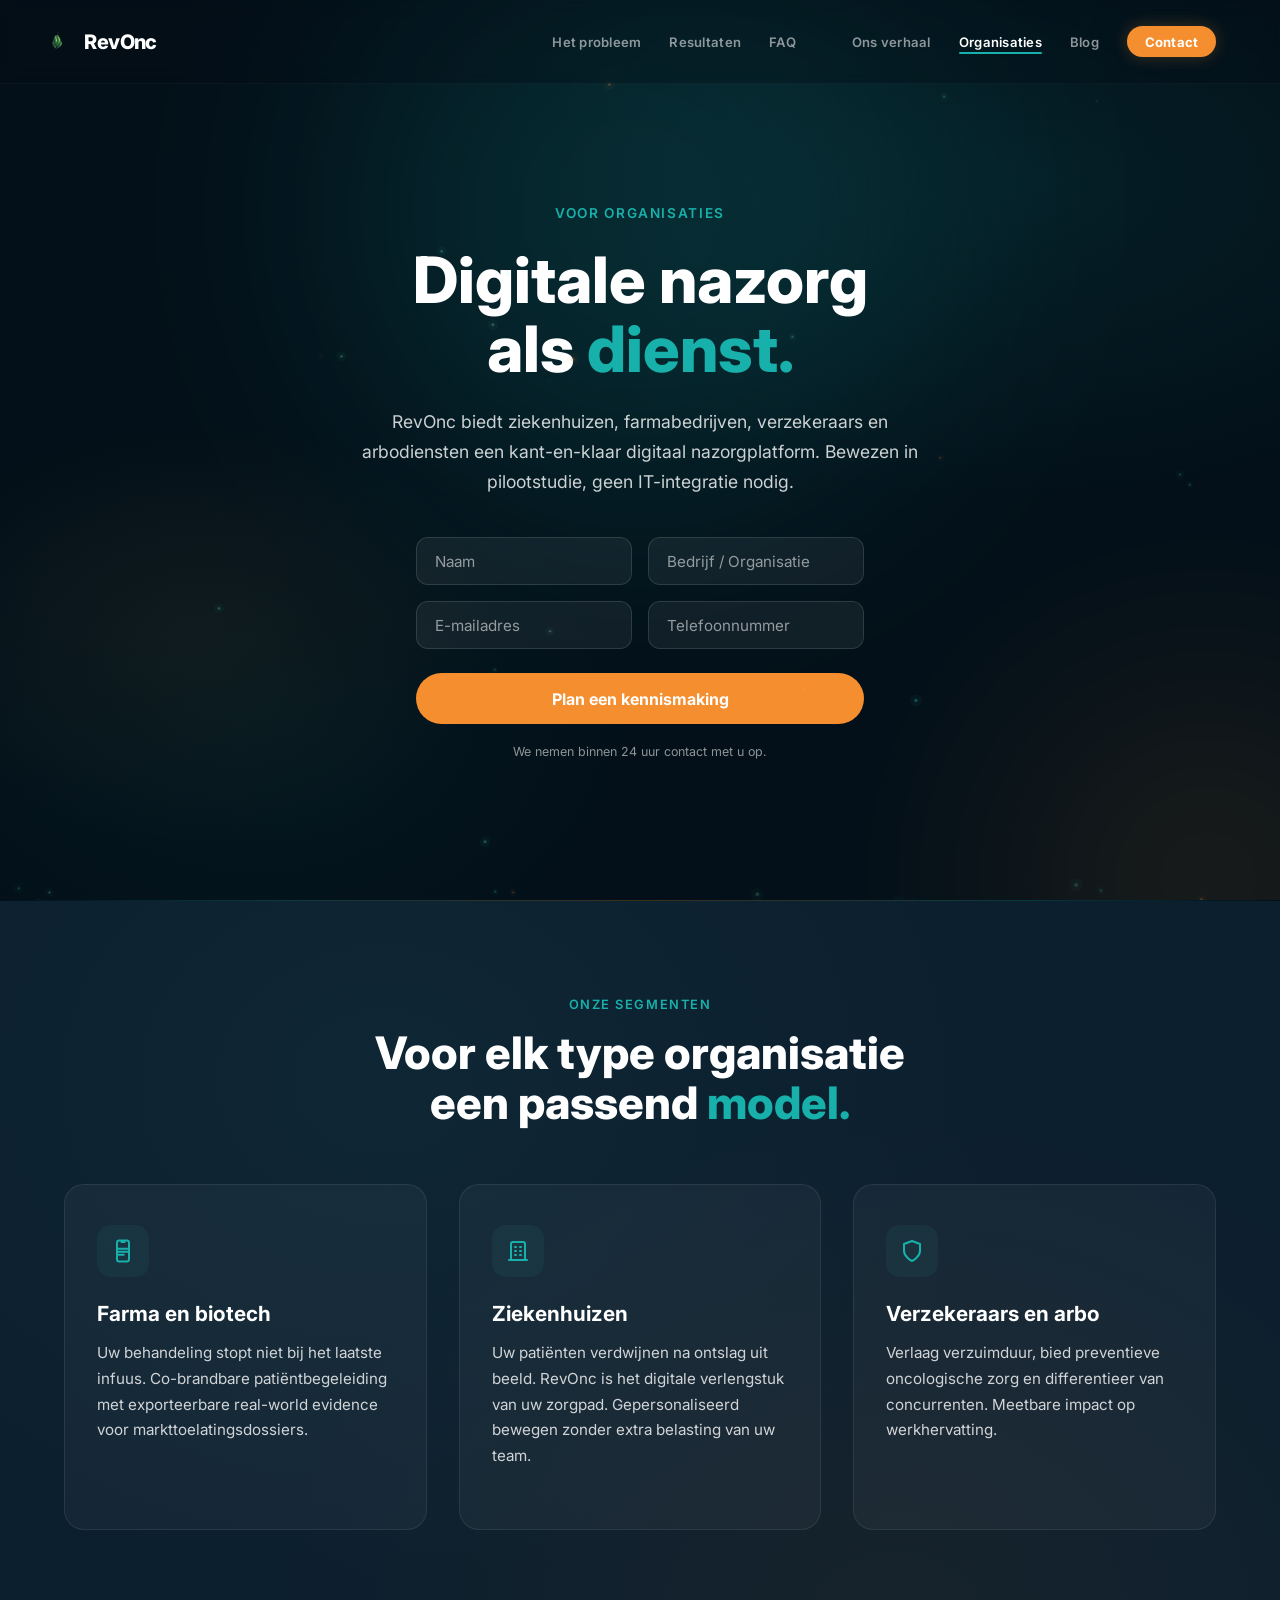
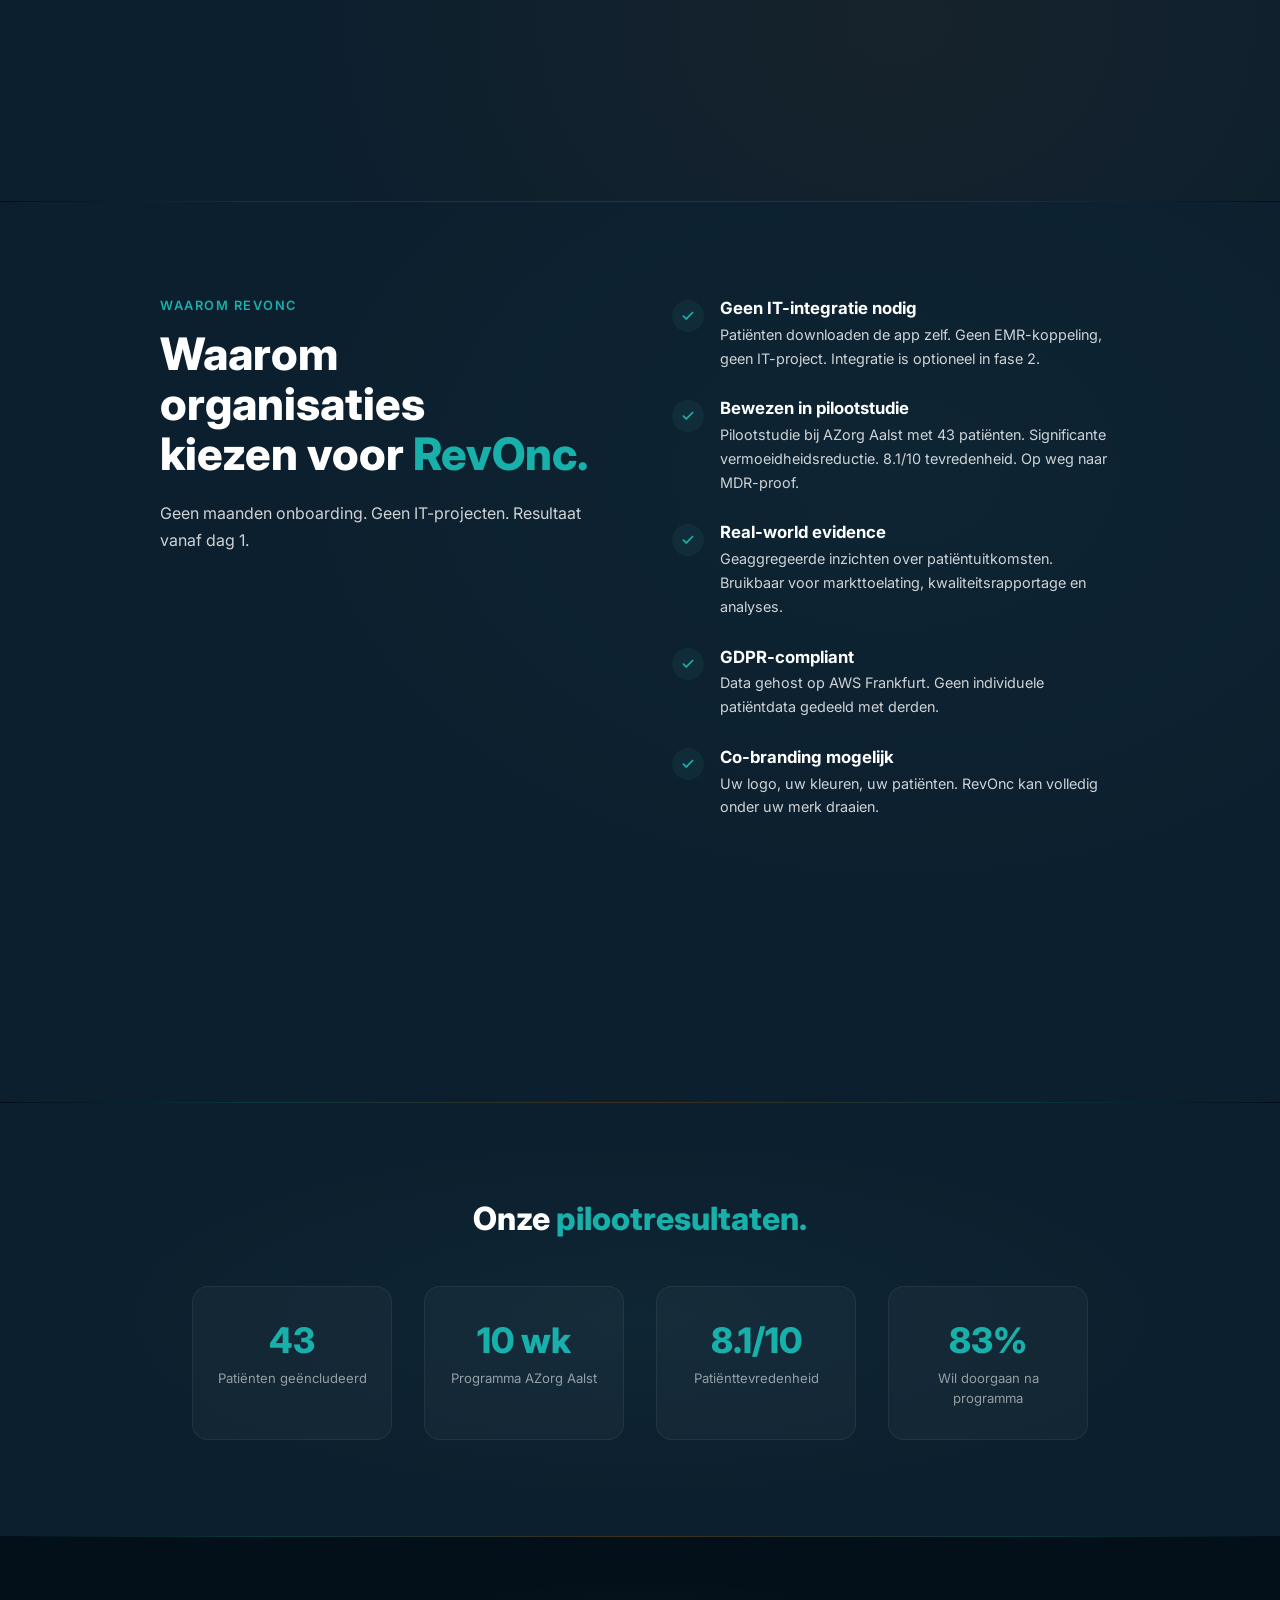
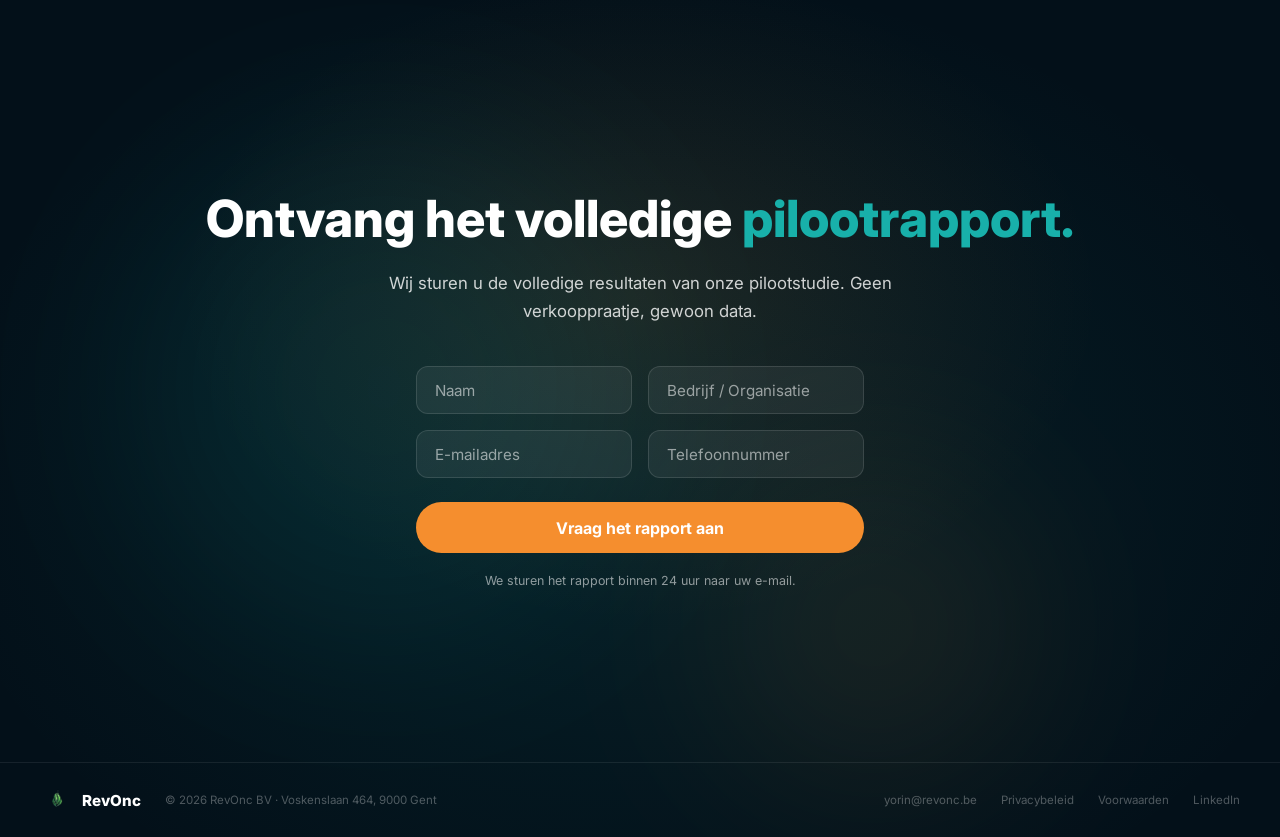
<file: voor-organisaties.html>
<!DOCTYPE html>
<html lang="nl">
<head>
  <meta charset="UTF-8" />
  <meta name="viewport" content="width=device-width, initial-scale=1.0" />
  <title>RevOnc voor organisaties — Digitale nazorg als dienst</title>
  <meta name="description" content="RevOnc biedt ziekenhuizen, farmabedrijven, verzekeraars en arbodiensten een digitaal nazorgplatform voor kankerpatienten. Standalone, bewezen in pilootstudie, geen IT-integratie nodig." />
  <link rel="preconnect" href="https://fonts.googleapis.com" />
  <link rel="preconnect" href="https://fonts.gstatic.com" crossorigin />
  <link rel="preload" as="style" href="https://fonts.googleapis.com/css2?family=Inter:wght@400;600;700;800;900&display=swap" onload="this.onload=null;this.rel='stylesheet'" />
  <noscript><link href="https://fonts.googleapis.com/css2?family=Inter:wght@400;600;700;800;900&display=swap" rel="stylesheet" /></noscript>
  <link rel="stylesheet" href="css/style_v2.min.css?v=16" />
  <style>
    /* ================================================
       B2B PAGE — all classes prefixed b2b- to avoid
       collisions with homepage style_v2.css
       ================================================ */

    /* ---------- Hero ---------- */
    .b2b-hero {
      min-height: 100vh;
      display: flex;
      flex-direction: column;
      justify-content: center;
      align-items: center;
      text-align: center;
      padding: 8rem 2rem 4rem;
      position: relative;
      overflow: hidden;
    }
    .b2b-hero__glow {
      position: absolute;
      width: 600px;
      height: 600px;
      border-radius: 50%;
      filter: blur(120px);
      opacity: 0.15;
      pointer-events: none;
      z-index: 0;
    }
    .b2b-hero__glow--teal {
      background: var(--teal-500);
      top: -10%;
      left: 50%;
      transform: translateX(-50%);
      animation: b2bFloat 8s ease-in-out infinite;
    }
    .b2b-hero__glow--orange {
      background: var(--orange-cta);
      bottom: -20%;
      right: -10%;
      width: 400px;
      height: 400px;
      opacity: 0.1;
      animation: b2bFloat 10s ease-in-out infinite reverse;
    }
    @keyframes b2bFloat {
      0%, 100% { transform: translateX(-50%) translateY(0); }
      50% { transform: translateX(-50%) translateY(-30px); }
    }
    .b2b-hero__eyebrow {
      font-size: 0.85rem;
      font-weight: 600;
      letter-spacing: 0.12em;
      text-transform: uppercase;
      color: var(--teal-500);
      margin-bottom: 1.5rem;
      position: relative;
      z-index: 1;
    }
    .b2b-hero__title {
      font-size: clamp(2.4rem, 5vw, 4rem);
      font-weight: 800;
      line-height: 1.08;
      margin-bottom: 1.5rem;
      max-width: 44rem;
      position: relative;
      z-index: 1;
    }
    .b2b-hero__title em {
      color: var(--teal-500);
      font-style: normal;
    }
    .b2b-hero__sub {
      font-size: 1.1rem;
      line-height: 1.7;
      color: var(--white-80);
      max-width: 36rem;
      margin-bottom: 2.5rem;
      position: relative;
      z-index: 1;
    }
    .b2b-hero__cta {
      display: inline-flex;
      align-items: center;
      gap: 0.5rem;
      padding: 0.95rem 2.2rem;
      background: var(--orange-cta);
      color: var(--white);
      font-weight: 700;
      border-radius: 3rem;
      text-decoration: none;
      font-size: 1rem;
      transition: transform 0.2s, box-shadow 0.2s;
      position: relative;
      z-index: 1;
    }
    .b2b-hero__cta:hover {
      transform: translateY(-2px);
      box-shadow: 0 8px 24px rgba(245,142,46,0.3);
    }
    .b2b-hero__scroll {
      position: absolute;
      bottom: 2rem;
      left: 50%;
      transform: translateX(-50%);
      display: flex;
      flex-direction: column;
      align-items: center;
      gap: 0.5rem;
      color: var(--white-55);
      font-size: 0.75rem;
      font-weight: 500;
      letter-spacing: 0.08em;
      text-transform: uppercase;
      z-index: 1;
    }
    .b2b-hero__scroll-line {
      width: 1px;
      height: 40px;
      background: linear-gradient(to bottom, var(--teal-500), transparent);
      animation: b2bScrollPulse 2s ease-in-out infinite;
    }
    @keyframes b2bScrollPulse {
      0%, 100% { opacity: 0.3; }
      50% { opacity: 1; }
    }

    /* ---------- Breathing Divider ---------- */
    .b2b-divider {
      height: 1px;
      background: linear-gradient(90deg, transparent 0%, var(--teal-500) 20%, var(--orange-cta) 50%, var(--teal-500) 80%, transparent 100%);
      opacity: 0.25;
      margin: 0;
    }

    /* ---------- Segment Cards ---------- */
    .b2b-segments {
      padding: 6rem 2rem;
      position: relative;
    }
    .b2b-segments__bg {
      position: absolute;
      inset: 0;
      background: radial-gradient(ellipse at 30% 20%, rgba(46,123,120,0.08) 0%, transparent 50%),
                  radial-gradient(ellipse at 70% 80%, rgba(215,106,4,0.05) 0%, transparent 50%);
      pointer-events: none;
    }
    .b2b-segments__header {
      text-align: center;
      margin-bottom: 3.5rem;
      position: relative;
      z-index: 1;
    }
    .b2b-segments__eyebrow {
      font-size: 0.8rem;
      font-weight: 600;
      letter-spacing: 0.12em;
      text-transform: uppercase;
      color: var(--teal-500);
      margin-bottom: 1rem;
    }
    .b2b-segments__title {
      font-size: clamp(1.8rem, 3.5vw, 2.8rem);
      font-weight: 800;
      line-height: 1.12;
    }
    .b2b-segments__title em {
      color: var(--teal-500);
      font-style: normal;
    }
    .b2b-grid {
      display: grid;
      grid-template-columns: repeat(auto-fit, minmax(300px, 1fr));
      gap: 2rem;
      max-width: 72rem;
      margin: 0 auto;
      position: relative;
      z-index: 1;
    }
    .b2b-card {
      background: rgba(255,255,255,0.04);
      border: 1px solid rgba(255,255,255,0.08);
      border-radius: 1.25rem;
      padding: 2.5rem 2rem;
      transition: transform 0.35s cubic-bezier(0.22,1,0.36,1), border-color 0.3s, box-shadow 0.3s;
      position: relative;
      overflow: hidden;
    }
    .b2b-card::before {
      content: '';
      position: absolute;
      top: 0;
      left: 0;
      right: 0;
      height: 3px;
      background: linear-gradient(90deg, var(--teal-500), var(--orange-cta));
      opacity: 0;
      transition: opacity 0.3s;
    }
    .b2b-card:hover {
      transform: translateY(-6px);
      border-color: rgba(46,123,120,0.4);
      box-shadow: 0 20px 60px rgba(0,0,0,0.3), 0 0 40px rgba(46,123,120,0.08);
    }
    .b2b-card:hover::before {
      opacity: 1;
    }
    .b2b-card__icon {
      width: 52px;
      height: 52px;
      display: flex;
      align-items: center;
      justify-content: center;
      border-radius: 0.85rem;
      background: rgba(46,123,120,0.12);
      color: var(--teal-500);
      margin-bottom: 1.5rem;
    }
    .b2b-card__title {
      font-size: 1.3rem;
      font-weight: 700;
      margin-bottom: 0.85rem;
    }
    .b2b-card__desc {
      font-size: 0.95rem;
      line-height: 1.7;
      color: var(--white-80);
      margin-bottom: 1.25rem;
    }
    .b2b-card__meta {
      font-size: 0.8rem;
      color: var(--white-55);
      display: flex;
      gap: 1.5rem;
      padding-top: 1rem;
      border-top: 1px solid rgba(255,255,255,0.06);
    }
    .b2b-card__meta span {
      display: flex;
      align-items: center;
      gap: 0.35rem;
    }

    /* ---------- Why RevOnc ---------- */
    .b2b-why {
      padding: 6rem 2rem;
      position: relative;
    }
    .b2b-why__bg {
      position: absolute;
      inset: 0;
      background: radial-gradient(ellipse at 70% 30%, rgba(46,123,120,0.06) 0%, transparent 50%);
      pointer-events: none;
    }
    .b2b-why__inner {
      max-width: 60rem;
      margin: 0 auto;
      display: grid;
      grid-template-columns: 1fr 1fr;
      gap: 4rem;
      align-items: start;
      position: relative;
      z-index: 1;
    }
    .b2b-why__left {}
    .b2b-why__eyebrow {
      font-size: 0.8rem;
      font-weight: 600;
      letter-spacing: 0.12em;
      text-transform: uppercase;
      color: var(--teal-500);
      margin-bottom: 1rem;
    }
    .b2b-why__title {
      font-size: clamp(1.8rem, 3.5vw, 2.8rem);
      font-weight: 800;
      margin-bottom: 1.25rem;
      line-height: 1.12;
    }
    .b2b-why__title em {
      color: var(--teal-500);
      font-style: normal;
    }
    .b2b-why__subtitle {
      font-size: 1rem;
      line-height: 1.7;
      color: var(--white-80);
    }
    .b2b-why__list {
      display: grid;
      gap: 1.75rem;
    }
    .b2b-why__item {
      display: flex;
      gap: 1rem;
      align-items: flex-start;
    }
    .b2b-why__check {
      flex-shrink: 0;
      width: 32px;
      height: 32px;
      border-radius: 50%;
      background: rgba(46,123,120,0.12);
      display: flex;
      align-items: center;
      justify-content: center;
      color: var(--teal-500);
      margin-top: 0.1rem;
    }
    .b2b-why__text h3 {
      font-size: 1.05rem;
      font-weight: 700;
      margin-bottom: 0.3rem;
    }
    .b2b-why__text p {
      font-size: 0.9rem;
      color: var(--white-80);
      line-height: 1.65;
    }

    /* ---------- Proof Strip ---------- */
    .b2b-proof {
      padding: 5rem 2rem;
      text-align: center;
      position: relative;
      overflow: hidden;
    }
    .b2b-proof__bg {
      position: absolute;
      inset: 0;
      background: radial-gradient(ellipse at 50% 50%, rgba(46,123,120,0.08) 0%, transparent 60%);
      pointer-events: none;
    }
    .b2b-proof__title {
      font-size: clamp(1.4rem, 2.5vw, 2rem);
      font-weight: 800;
      margin-bottom: 3rem;
      position: relative;
      z-index: 1;
    }
    .b2b-proof__title em {
      color: var(--teal-500);
      font-style: normal;
    }
    .b2b-proof__row {
      display: grid;
      grid-template-columns: repeat(4, 1fr);
      gap: 2rem;
      max-width: 56rem;
      margin: 0 auto;
      position: relative;
      z-index: 1;
    }
    .b2b-proof__stat {
      text-align: center;
      padding: 2rem 1rem;
      background: rgba(255,255,255,0.03);
      border: 1px solid rgba(255,255,255,0.06);
      border-radius: 1rem;
      transition: transform 0.3s, border-color 0.3s;
    }
    .b2b-proof__stat:hover {
      transform: translateY(-4px);
      border-color: rgba(46,123,120,0.3);
    }
    .b2b-proof__num {
      font-size: 2.2rem;
      font-weight: 800;
      color: var(--teal-500);
      display: block;
      margin-bottom: 0.35rem;
    }
    .b2b-proof__lbl {
      font-size: 0.82rem;
      color: var(--white-55);
      line-height: 1.4;
    }

    /* ---------- CTA ---------- */
    .b2b-cta {
      padding: 8rem 2rem;
      text-align: center;
      position: relative;
      overflow: hidden;
    }
    .b2b-cta__glow {
      position: absolute;
      width: 500px;
      height: 500px;
      border-radius: 50%;
      filter: blur(100px);
      opacity: 0.1;
      pointer-events: none;
    }
    .b2b-cta__glow--1 {
      background: var(--teal-500);
      top: 50%;
      left: 30%;
      transform: translate(-50%, -50%);
    }
    .b2b-cta__glow--2 {
      background: var(--orange-cta);
      top: 60%;
      right: 20%;
      width: 300px;
      height: 300px;
    }
    .b2b-cta__title {
      font-size: clamp(2rem, 4vw, 3.2rem);
      font-weight: 800;
      margin-bottom: 1.25rem;
      position: relative;
      z-index: 1;
    }
    .b2b-cta__title em {
      color: var(--teal-500);
      font-style: normal;
    }
    .b2b-cta__sub {
      font-size: 1.05rem;
      color: var(--white-80);
      margin-bottom: 2.5rem;
      max-width: 32rem;
      margin-left: auto;
      margin-right: auto;
      line-height: 1.7;
      position: relative;
      z-index: 1;
    }

    /* ---------- Contact Form ---------- */
    .b2b-form {
      width: 100%;
      max-width: 28rem;
      margin: 0 auto;
      display: grid;
      gap: 1rem;
      position: relative;
      z-index: 1;
    }
    .b2b-form__row {
      display: grid;
      grid-template-columns: 1fr 1fr;
      gap: 1rem;
    }
    .b2b-form__input {
      width: 100%;
      padding: 0.85rem 1.15rem;
      background: rgba(255,255,255,0.06);
      border: 1px solid rgba(255,255,255,0.12);
      border-radius: 0.75rem;
      color: var(--white);
      font-size: 0.95rem;
      font-family: inherit;
      outline: none;
      transition: border-color 0.2s, box-shadow 0.2s;
    }
    .b2b-form__input::placeholder {
      color: var(--white-55);
    }
    .b2b-form__input:focus {
      border-color: var(--teal-500);
      box-shadow: 0 0 0 3px rgba(46,123,120,0.15);
    }
    .b2b-form__submit {
      display: inline-flex;
      align-items: center;
      justify-content: center;
      gap: 0.5rem;
      padding: 0.95rem 2.2rem;
      background: var(--orange-cta);
      color: var(--white);
      font-weight: 700;
      border-radius: 3rem;
      border: none;
      font-size: 1rem;
      font-family: inherit;
      cursor: pointer;
      transition: transform 0.2s, box-shadow 0.2s;
      margin-top: 0.5rem;
    }
    .b2b-form__submit:hover {
      transform: translateY(-2px);
      box-shadow: 0 8px 24px rgba(245,142,46,0.3);
    }
    .b2b-form__note {
      font-size: 0.78rem;
      color: var(--white-55);
      margin-top: 0.25rem;
    }

    /* ---------- Responsive ---------- */
    @media (max-width: 768px) {
      .b2b-why__inner {
        grid-template-columns: 1fr;
        gap: 2.5rem;
      }
      .b2b-proof__row {
        grid-template-columns: repeat(2, 1fr);
      }
      .b2b-grid {
        grid-template-columns: 1fr;
      }
      .b2b-form__row {
        grid-template-columns: 1fr;
      }
    }
    @media (max-width: 480px) {
      .b2b-proof__row {
        grid-template-columns: 1fr;
      }
    }
  </style>
</head>
<body>

  <!-- ================================================
       PARTICLE CANVAS (same as homepage)
       ================================================ -->
  <canvas id="sparksCanvas" style="position:fixed;top:0;left:0;width:100%;height:100%;pointer-events:none;z-index:0"></canvas>

  <!-- ================================================
       NAVIGATION
       ================================================ -->
  <nav class="nav" id="nav">
    <a href="index.html" class="nav__logo" aria-label="RevOnc">
      <img src="revonc logo.webp" alt="" class="nav__logo-img" aria-hidden="true" />
      <span class="nav__logo-text">RevOnc</span>
    </a>

    <div class="nav__links" id="navLinks">
      <a href="index.html#probleem" class="nav__link">Het probleem</a>
      <a href="index.html#resultaten" class="nav__link">Resultaten</a>
      <a href="index.html#faq" class="nav__link">FAQ</a>
      <span class="nav__links-sep" aria-hidden="true"></span>
      <a href="about.html" class="nav__link">Ons verhaal</a>
      <a href="#" class="nav__link active">Organisaties</a>
      <a href="blog/" class="nav__link">Blog</a>
      <a href="index.html#contact" class="nav__link nav__link--cta">Contact</a>
    </div>

    <button class="nav__menu-btn" id="menuBtn" aria-expanded="false" aria-label="Menu openen">
      Menu <span class="nav__plus" id="menuPlus">+</span>
    </button>
  </nav>

  <!-- Mobile menu overlay -->
  <div class="menu-overlay" id="menuOverlay" aria-hidden="true">
    <nav class="menu-overlay__nav">
      <a href="index.html#probleem" class="menu-overlay__link" data-num="01">Het probleem</a>
      <a href="index.html#verhaal" class="menu-overlay__link" data-num="02">Ons verhaal</a>
      <a href="index.html#resultaten" class="menu-overlay__link" data-num="03">Resultaten</a>
      <a href="#" class="menu-overlay__link" data-num="05">Organisaties</a>
      <a href="blog/" class="menu-overlay__link" data-num="">Blog</a>
      <a href="index.html#faq" class="menu-overlay__link" data-num="06">FAQ</a>
      <a href="index.html#contact" class="menu-overlay__link" data-num="07">Contact</a>
    </nav>
    <div class="menu-overlay__footer">
      <span>yorin@revonc.be</span>
      <span>Voskenslaan 464, Gent</span>
    </div>
  </div>

  <!-- ========================================================
       HERO
       ======================================================== -->
  <section class="panel panel--hero b2b-hero">
    <div class="panel__bg"></div>
    <div class="b2b-hero__glow b2b-hero__glow--teal"></div>
    <div class="b2b-hero__glow b2b-hero__glow--orange"></div>
    <span class="b2b-hero__eyebrow">Voor organisaties</span>
    <h1 class="b2b-hero__title">Digitale nazorg<br />als <em>dienst.</em></h1>
    <p class="b2b-hero__sub">
      RevOnc biedt ziekenhuizen, farmabedrijven, verzekeraars en arbodiensten een kant-en-klaar digitaal nazorgplatform. Bewezen in pilootstudie, geen IT-integratie nodig.
    </p>
    <form class="b2b-form" action="https://formsubmit.co/yorin@revonc.be" method="POST">
      <input type="hidden" name="_subject" value="Kennismakingsverzoek via RevOnc website" />
      <input type="hidden" name="_captcha" value="false" />
      <input type="text" name="_honey" style="display:none" />
      <div class="b2b-form__row">
        <input type="text" class="b2b-form__input" name="naam" placeholder="Naam" required />
        <input type="text" class="b2b-form__input" name="bedrijf" placeholder="Bedrijf / Organisatie" required />
      </div>
      <div class="b2b-form__row">
        <input type="email" class="b2b-form__input" name="email" placeholder="E-mailadres" required />
        <input type="tel" class="b2b-form__input" name="telefoon" placeholder="Telefoonnummer" />
      </div>
      <button type="submit" class="b2b-form__submit">Plan een kennismaking</button>
      <p class="b2b-form__note">We nemen binnen 24 uur contact met u op.</p>
    </form>
    <!-- scroll indicator removed per Yorin feedback -->
  </section>

  <!-- ========================================================
       SEGMENT CARDS
       ======================================================== -->
  <div class="b2b-divider"></div>
  <section class="panel panel--dark b2b-segments">
    <div class="b2b-segments__bg"></div>
    <div class="b2b-segments__header">
      <p class="b2b-segments__eyebrow">Onze segmenten</p>
      <h2 class="b2b-segments__title">Voor elk type organisatie<br />een passend <em>model.</em></h2>
    </div>
    <div class="b2b-grid">

      <!-- Farma & Biotech -->
      <div class="b2b-card" data-reveal>
        <div class="b2b-card__icon">
          <svg width="24" height="24" viewBox="0 0 24 24" fill="none" stroke="currentColor" stroke-width="2" stroke-linecap="round" stroke-linejoin="round"><path d="M10.5 1.5H8.25A2.25 2.25 0 006 3.75v16.5A2.25 2.25 0 008.25 22.5h7.5A2.25 2.25 0 0018 20.25V3.75a2.25 2.25 0 00-2.25-2.25H13.5m-3 0V3h3V1.5m-3 0h3m-6 8.25h9m-9 3h9m-9 3h5.25"/></svg>
        </div>
        <h3 class="b2b-card__title">Farma en biotech</h3>
        <p class="b2b-card__desc">
          Uw behandeling stopt niet bij het laatste infuus. Co-brandbare patiëntbegeleiding met exporteerbare real-world evidence voor markttoelatingsdossiers.
        </p>
      </div>

      <!-- Ziekenhuizen -->
      <div class="b2b-card" data-reveal>
        <div class="b2b-card__icon">
          <svg width="24" height="24" viewBox="0 0 24 24" fill="none" stroke="currentColor" stroke-width="2" stroke-linecap="round" stroke-linejoin="round"><path d="M3 21h18M9 8h1M9 12h1M9 16h1M14 8h1M14 12h1M14 16h1"/><path d="M5 21V5a2 2 0 012-2h10a2 2 0 012 2v16"/></svg>
        </div>
        <h3 class="b2b-card__title">Ziekenhuizen</h3>
        <p class="b2b-card__desc">
          Uw patiënten verdwijnen na ontslag uit beeld. RevOnc is het digitale verlengstuk van uw zorgpad. Gepersonaliseerd bewegen zonder extra belasting van uw team.
        </p>
      </div>

      <!-- Verzekeraars & Arbo -->
      <div class="b2b-card" data-reveal>
        <div class="b2b-card__icon">
          <svg width="24" height="24" viewBox="0 0 24 24" fill="none" stroke="currentColor" stroke-width="2" stroke-linecap="round" stroke-linejoin="round"><path d="M12 22s8-4 8-10V5l-8-3-8 3v7c0 6 8 10 8 10z"/></svg>
        </div>
        <h3 class="b2b-card__title">Verzekeraars en arbo</h3>
        <p class="b2b-card__desc">
          Verlaag verzuimduur, bied preventieve oncologische zorg en differentieer van concurrenten. Meetbare impact op werkhervatting.
        </p>
      </div>

    </div>
  </section>

  <!-- ========================================================
       WHY REVONC FOR ORGS
       ======================================================== -->
  <div class="b2b-divider"></div>
  <section class="panel panel--dark b2b-why">
    <div class="b2b-why__bg"></div>
    <div class="b2b-why__inner">
      <div class="b2b-why__left">
        <p class="b2b-why__eyebrow">Waarom RevOnc</p>
        <h2 class="b2b-why__title">Waarom organisaties<br />kiezen voor <em>RevOnc.</em></h2>
        <p class="b2b-why__subtitle">Geen maanden onboarding. Geen IT-projecten. Resultaat vanaf dag 1.</p>
      </div>
      <div class="b2b-why__list">
        <div class="b2b-why__item" data-reveal>
          <div class="b2b-why__check">
            <svg width="14" height="14" viewBox="0 0 24 24" fill="none" stroke="currentColor" stroke-width="3" stroke-linecap="round"><polyline points="20 6 9 17 4 12"/></svg>
          </div>
          <div class="b2b-why__text">
            <h3>Geen IT-integratie nodig</h3>
            <p>Patiënten downloaden de app zelf. Geen EMR-koppeling, geen IT-project. Integratie is optioneel in fase 2.</p>
          </div>
        </div>
        <div class="b2b-why__item" data-reveal>
          <div class="b2b-why__check">
            <svg width="14" height="14" viewBox="0 0 24 24" fill="none" stroke="currentColor" stroke-width="3" stroke-linecap="round"><polyline points="20 6 9 17 4 12"/></svg>
          </div>
          <div class="b2b-why__text">
            <h3>Bewezen in pilootstudie</h3>
            <p>Pilootstudie bij AZorg Aalst met 43 patiënten. Significante vermoeidheidsreductie. 8.1/10 tevredenheid. Op weg naar MDR-proof.</p>
          </div>
        </div>
        <div class="b2b-why__item" data-reveal>
          <div class="b2b-why__check">
            <svg width="14" height="14" viewBox="0 0 24 24" fill="none" stroke="currentColor" stroke-width="3" stroke-linecap="round"><polyline points="20 6 9 17 4 12"/></svg>
          </div>
          <div class="b2b-why__text">
            <h3>Real-world evidence</h3>
            <p>Geaggregeerde inzichten over patiëntuitkomsten. Bruikbaar voor markttoelating, kwaliteitsrapportage en analyses.</p>
          </div>
        </div>
        <div class="b2b-why__item" data-reveal>
          <div class="b2b-why__check">
            <svg width="14" height="14" viewBox="0 0 24 24" fill="none" stroke="currentColor" stroke-width="3" stroke-linecap="round"><polyline points="20 6 9 17 4 12"/></svg>
          </div>
          <div class="b2b-why__text">
            <h3>GDPR-compliant</h3>
            <p>Data gehost op AWS Frankfurt. Geen individuele patiëntdata gedeeld met derden.</p>
          </div>
        </div>
        <div class="b2b-why__item" data-reveal>
          <div class="b2b-why__check">
            <svg width="14" height="14" viewBox="0 0 24 24" fill="none" stroke="currentColor" stroke-width="3" stroke-linecap="round"><polyline points="20 6 9 17 4 12"/></svg>
          </div>
          <div class="b2b-why__text">
            <h3>Co-branding mogelijk</h3>
            <p>Uw logo, uw kleuren, uw patiënten. RevOnc kan volledig onder uw merk draaien.</p>
          </div>
        </div>
      </div>
    </div>
  </section>

  <!-- ========================================================
       PROOF STRIP
       ======================================================== -->
  <div class="b2b-divider"></div>
  <section class="panel panel--dark b2b-proof" style="min-height:auto;padding:6rem 2rem">
    <div class="b2b-proof__bg"></div>
    <h2 class="b2b-proof__title">Onze <em>pilootresultaten.</em></h2>
    <div class="b2b-proof__row">
      <div class="b2b-proof__stat" data-reveal>
        <span class="b2b-proof__num">43</span>
        <span class="b2b-proof__lbl">Patiënten geëncludeerd</span>
      </div>
      <div class="b2b-proof__stat" data-reveal>
        <span class="b2b-proof__num">10 wk</span>
        <span class="b2b-proof__lbl">Programma AZorg Aalst</span>
      </div>
      <div class="b2b-proof__stat" data-reveal>
        <span class="b2b-proof__num">8.1/10</span>
        <span class="b2b-proof__lbl">Patiënttevredenheid</span>
      </div>
      <div class="b2b-proof__stat" data-reveal>
        <span class="b2b-proof__num">83%</span>
        <span class="b2b-proof__lbl">Wil doorgaan na programma</span>
      </div>
    </div>
  </section>

  <!-- ========================================================
       CTA
       ======================================================== -->
  <div class="b2b-divider"></div>
  <section class="panel panel--hero b2b-cta">
    <div class="panel__bg panel__bg--contact"></div>
    <div class="b2b-cta__glow b2b-cta__glow--1"></div>
    <div class="b2b-cta__glow b2b-cta__glow--2"></div>
    <h2 class="b2b-cta__title">Ontvang het volledige <em>pilootrapport.</em></h2>
    <p class="b2b-cta__sub">
      Wij sturen u de volledige resultaten van onze pilootstudie. Geen verkooppraatje, gewoon data.
    </p>
    <form class="b2b-form" action="https://formsubmit.co/yorin@revonc.be" method="POST">
      <input type="hidden" name="_subject" value="Aanvraag pilootrapport via RevOnc website" />
      <input type="hidden" name="_captcha" value="false" />
      <input type="text" name="_honey" style="display:none" />
      <div class="b2b-form__row">
        <input type="text" class="b2b-form__input" name="naam" placeholder="Naam" required />
        <input type="text" class="b2b-form__input" name="bedrijf" placeholder="Bedrijf / Organisatie" required />
      </div>
      <div class="b2b-form__row">
        <input type="email" class="b2b-form__input" name="email" placeholder="E-mailadres" required />
        <input type="tel" class="b2b-form__input" name="telefoon" placeholder="Telefoonnummer" />
      </div>
      <button type="submit" class="b2b-form__submit">Vraag het rapport aan</button>
      <p class="b2b-form__note">We sturen het rapport binnen 24 uur naar uw e-mail.</p>
    </form>

    <!-- Footer bar -->
    <footer class="footer" style="position:absolute;bottom:0;left:0;right:0">
      <div class="footer__left">
        <a href="index.html" class="footer__logo" aria-label="RevOnc">
          <img src="revonc logo.webp" alt="" class="nav__logo-img" aria-hidden="true" />
          <span>RevOnc</span>
        </a>
        <span class="footer__copy">&copy; 2026 RevOnc BV &middot; Voskenslaan 464, 9000 Gent</span>
      </div>
      <div class="footer__right">
        <a href="mailto:yorin@revonc.be">yorin@revonc.be</a>
        <a href="privacy.html">Privacybeleid</a>
        <a href="voorwaarden.html">Voorwaarden</a>
        <a href="https://www.linkedin.com/company/revonc" target="_blank" rel="noopener">LinkedIn</a>
      </div>
    </footer>
  </section>

  <!-- ================================================
       SCRIPTS
       ================================================ -->
  <script src="js/full-page-sparks.js?v=1"></script>
  <script>
    /* B2B page JS — menu, nav, reveal animations */
    const $ = (sel) => document.querySelector(sel);
    const $$ = (sel) => [...document.querySelectorAll(sel)];

    // Menu overlay
    (function() {
      const btn = $('#menuBtn'), overlay = $('#menuOverlay');
      if (!btn || !overlay) return;
      const open = () => { overlay.classList.add('open'); overlay.setAttribute('aria-hidden','false'); btn.classList.add('open'); btn.setAttribute('aria-expanded','true'); document.body.style.overflow='hidden'; };
      const close = () => { overlay.classList.remove('open'); overlay.setAttribute('aria-hidden','true'); btn.classList.remove('open'); btn.setAttribute('aria-expanded','false'); document.body.style.overflow=''; };
      btn.addEventListener('click', () => overlay.classList.contains('open') ? close() : open());
      $$('.menu-overlay__link').forEach(l => l.addEventListener('click', () => close()));
      document.addEventListener('keydown', e => { if (e.key==='Escape') close(); });
    })();

    // Nav bg on scroll
    (function() {
      const nav = $('#nav');
      if (!nav) return;
      const update = () => nav.classList.toggle('bg--visible', window.scrollY > 40);
      window.addEventListener('scroll', update, { passive: true });
      update();
    })();

    // Staggered reveal on scroll
    (function() {
      const targets = $$('[data-reveal]');
      const observer = new IntersectionObserver(entries => {
        entries.forEach(entry => {
          if (entry.isIntersecting) {
            entry.target.style.opacity = '1';
            entry.target.style.transform = 'translateY(0)';
            observer.unobserve(entry.target);
          }
        });
      }, { threshold: 0.1, rootMargin: '0px 0px -40px 0px' });
      targets.forEach((el, i) => {
        el.style.opacity = '0';
        el.style.transform = 'translateY(24px)';
        el.style.transition = `opacity 0.7s ${0.1 * (i % 5)}s cubic-bezier(0.22,1,0.36,1), transform 0.7s ${0.1 * (i % 5)}s cubic-bezier(0.22,1,0.36,1)`;
        observer.observe(el);
      });
    })();

    // Toast notification
    function showToast(msg) {
      var t = document.createElement('div');
      t.textContent = msg;
      t.style.cssText = 'position:fixed;bottom:2rem;left:50%;transform:translateX(-50%);background:var(--green-accent,#1BB0AA);color:#fff;padding:1rem 2rem;border-radius:0.75rem;font-weight:600;font-size:0.95rem;z-index:9999;box-shadow:0 8px 32px rgba(0,0,0,0.3);text-align:center;max-width:90vw';
      document.body.appendChild(t);
      setTimeout(function(){ t.style.opacity='0'; t.style.transition='opacity 0.5s'; }, 3500);
      setTimeout(function(){ t.remove(); }, 4000);
    }

    // AJAX form submission
    $$('form[action*="formsubmit.co"]').forEach(function(form) {
      form.addEventListener('submit', function(e) {
        e.preventDefault();
        var btn = form.querySelector('button[type="submit"]');
        var origText = btn ? btn.textContent : '';
        if (btn) { btn.textContent = 'Verzenden...'; btn.disabled = true; }
        fetch(form.action, {
          method: 'POST',
          body: new FormData(form),
          headers: { 'Accept': 'application/json' }
        }).then(function(res) {
          if (res.ok) {
            showToast('Bedankt! We nemen zo snel mogelijk contact met je op.');
            form.reset();
          } else {
            showToast('Er ging iets mis. Probeer het opnieuw of mail yorin@revonc.be');
          }
        }).catch(function() {
          showToast('Er ging iets mis. Probeer het opnieuw of mail yorin@revonc.be');
        }).finally(function() {
          if (btn) { btn.textContent = origText; btn.disabled = false; }
        });
      });
    });

  </script>
</body>
</html>
</file>
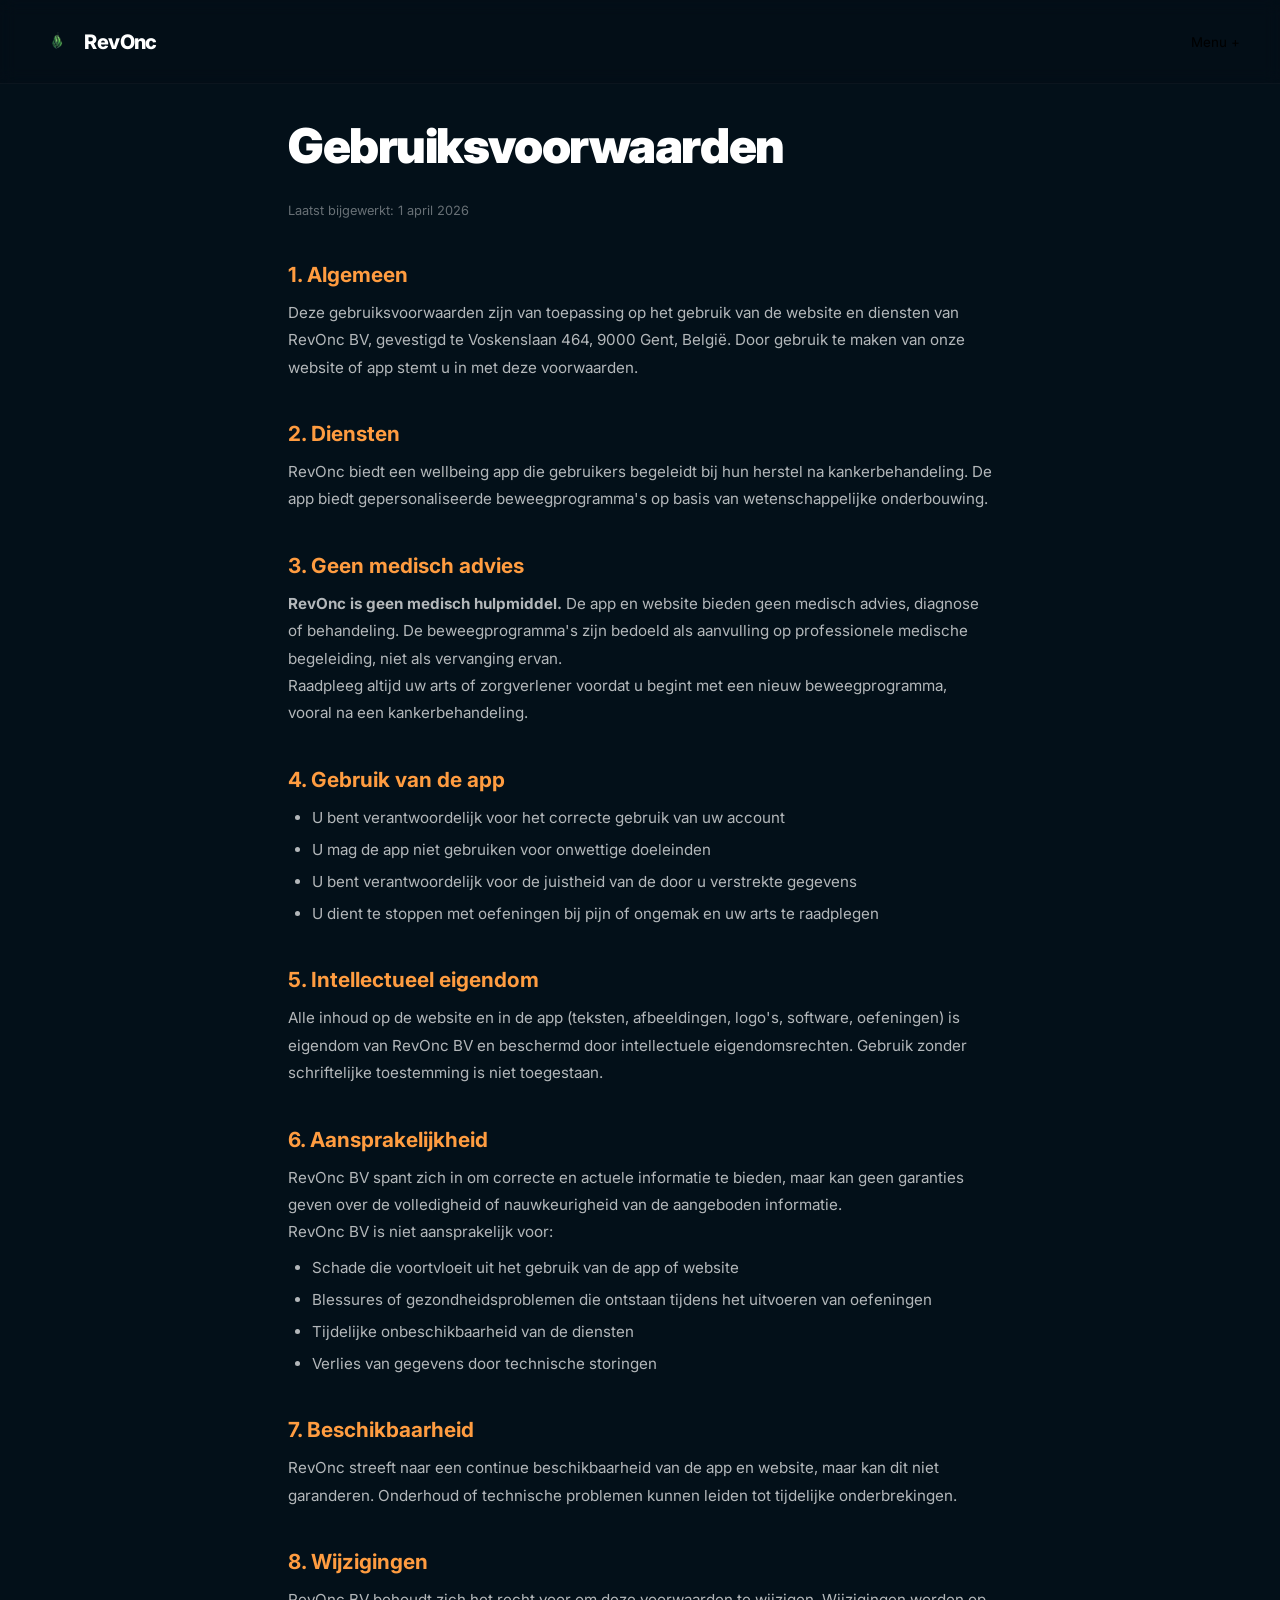
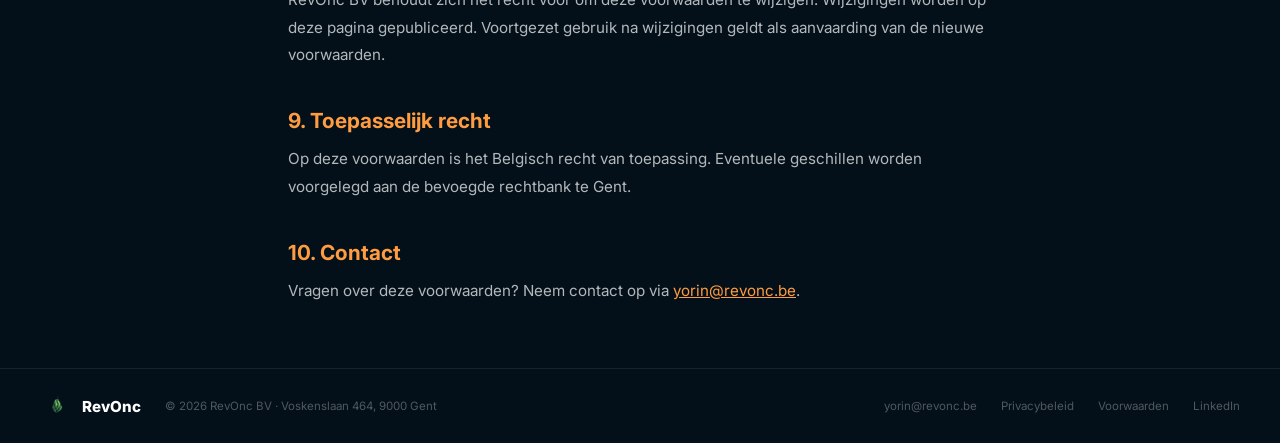
<file: voorwaarden.html>
<!DOCTYPE html>
<html lang="nl">
<head>
  <meta charset="UTF-8" />
  <meta name="viewport" content="width=device-width, initial-scale=1.0" />
  <title>Gebruiksvoorwaarden — RevOnc</title>
  <meta name="description" content="Gebruiksvoorwaarden van RevOnc." />
  <link rel="preconnect" href="https://fonts.googleapis.com" />
  <link rel="preconnect" href="https://fonts.gstatic.com" crossorigin />
  <link href="https://fonts.googleapis.com/css2?family=Inter:ital,wght@0,300;0,400;0,500;0,600;0,700;0,800;0,900;1,300;1,400&display=swap" rel="stylesheet" />
  <link rel="stylesheet" href="css/style_v2.min.css?v=16" />
  <style>
    .legal-page { max-width: 48rem; margin: 0 auto; padding: calc(var(--nav-h, 5rem) + 2rem) 2rem 4rem; color: var(--white, #fff); }
    .legal-page h1 { font-size: clamp(2rem, 5vw, 3rem); font-weight: 900; margin-bottom: 1.5rem; letter-spacing: -0.03em; }
    .legal-page h2 { font-size: 1.3rem; font-weight: 700; margin-top: 2.5rem; margin-bottom: 0.75rem; color: var(--green-accent, #1BB0AA); }
    .legal-page p, .legal-page li { font-size: 0.95rem; line-height: 1.8; color: rgba(255,255,255,0.7); }
    .legal-page ul { padding-left: 1.5rem; margin: 0.5rem 0; }
    .legal-page li { margin-bottom: 0.3rem; }
    .legal-page a { color: var(--green-accent, #1BB0AA); text-decoration: underline; }
    .legal-page .last-updated { font-size: 0.8rem; color: rgba(255,255,255,0.4); margin-bottom: 2rem; }
  </style>
</head>
<body>
  <!-- Nav -->
  <nav class="nav" id="nav">
    <a href="index.html" class="nav__logo">
      <img src="revonc logo.webp" alt="" class="nav__logo-img" aria-hidden="true" />
      <span class="nav__logo-text">RevOnc</span>
    </a>
    <button class="nav__toggle" id="menuToggle" aria-label="Menu openen">
      <span>Menu</span> <span class="nav__toggle-icon">+</span>
    </button>
  </nav>

  <div class="legal-page">
    <h1>Gebruiksvoorwaarden</h1>
    <p class="last-updated">Laatst bijgewerkt: 1 april 2026</p>

    <h2>1. Algemeen</h2>
    <p>Deze gebruiksvoorwaarden zijn van toepassing op het gebruik van de website en diensten van RevOnc BV, gevestigd te Voskenslaan 464, 9000 Gent, België. Door gebruik te maken van onze website of app stemt u in met deze voorwaarden.</p>

    <h2>2. Diensten</h2>
    <p>RevOnc biedt een wellbeing app die gebruikers begeleidt bij hun herstel na kankerbehandeling. De app biedt gepersonaliseerde beweegprogramma's op basis van wetenschappelijke onderbouwing.</p>

    <h2>3. Geen medisch advies</h2>
    <p><strong>RevOnc is geen medisch hulpmiddel.</strong> De app en website bieden geen medisch advies, diagnose of behandeling. De beweegprogramma's zijn bedoeld als aanvulling op professionele medische begeleiding, niet als vervanging ervan.</p>
    <p>Raadpleeg altijd uw arts of zorgverlener voordat u begint met een nieuw beweegprogramma, vooral na een kankerbehandeling.</p>

    <h2>4. Gebruik van de app</h2>
    <ul>
      <li>U bent verantwoordelijk voor het correcte gebruik van uw account</li>
      <li>U mag de app niet gebruiken voor onwettige doeleinden</li>
      <li>U bent verantwoordelijk voor de juistheid van de door u verstrekte gegevens</li>
      <li>U dient te stoppen met oefeningen bij pijn of ongemak en uw arts te raadplegen</li>
    </ul>

    <h2>5. Intellectueel eigendom</h2>
    <p>Alle inhoud op de website en in de app (teksten, afbeeldingen, logo's, software, oefeningen) is eigendom van RevOnc BV en beschermd door intellectuele eigendomsrechten. Gebruik zonder schriftelijke toestemming is niet toegestaan.</p>

    <h2>6. Aansprakelijkheid</h2>
    <p>RevOnc BV spant zich in om correcte en actuele informatie te bieden, maar kan geen garanties geven over de volledigheid of nauwkeurigheid van de aangeboden informatie.</p>
    <p>RevOnc BV is niet aansprakelijk voor:</p>
    <ul>
      <li>Schade die voortvloeit uit het gebruik van de app of website</li>
      <li>Blessures of gezondheidsproblemen die ontstaan tijdens het uitvoeren van oefeningen</li>
      <li>Tijdelijke onbeschikbaarheid van de diensten</li>
      <li>Verlies van gegevens door technische storingen</li>
    </ul>

    <h2>7. Beschikbaarheid</h2>
    <p>RevOnc streeft naar een continue beschikbaarheid van de app en website, maar kan dit niet garanderen. Onderhoud of technische problemen kunnen leiden tot tijdelijke onderbrekingen.</p>

    <h2>8. Wijzigingen</h2>
    <p>RevOnc BV behoudt zich het recht voor om deze voorwaarden te wijzigen. Wijzigingen worden op deze pagina gepubliceerd. Voortgezet gebruik na wijzigingen geldt als aanvaarding van de nieuwe voorwaarden.</p>

    <h2>9. Toepasselijk recht</h2>
    <p>Op deze voorwaarden is het Belgisch recht van toepassing. Eventuele geschillen worden voorgelegd aan de bevoegde rechtbank te Gent.</p>

    <h2>10. Contact</h2>
    <p>Vragen over deze voorwaarden? Neem contact op via <a href="mailto:yorin@revonc.be">yorin@revonc.be</a>.</p>
  </div>

  <!-- Footer -->
  <footer class="footer" style="position:relative;z-index:3">
    <div class="footer__left">
      <a href="index.html" class="footer__logo" aria-label="RevOnc">
        <img src="revonc logo.webp" alt="" class="nav__logo-img" aria-hidden="true" />
        <span>RevOnc</span>
      </a>
      <span class="footer__copy">© 2026 RevOnc BV · Voskenslaan 464, 9000 Gent</span>
    </div>
    <div class="footer__right">
      <a href="mailto:yorin@revonc.be">yorin@revonc.be</a>
      <a href="privacy.html">Privacybeleid</a>
      <a href="voorwaarden.html">Voorwaarden</a>
      <a href="https://www.linkedin.com/company/revonc" target="_blank" rel="noopener">LinkedIn</a>
    </div>
  </footer>
</body>
</html>
</file>
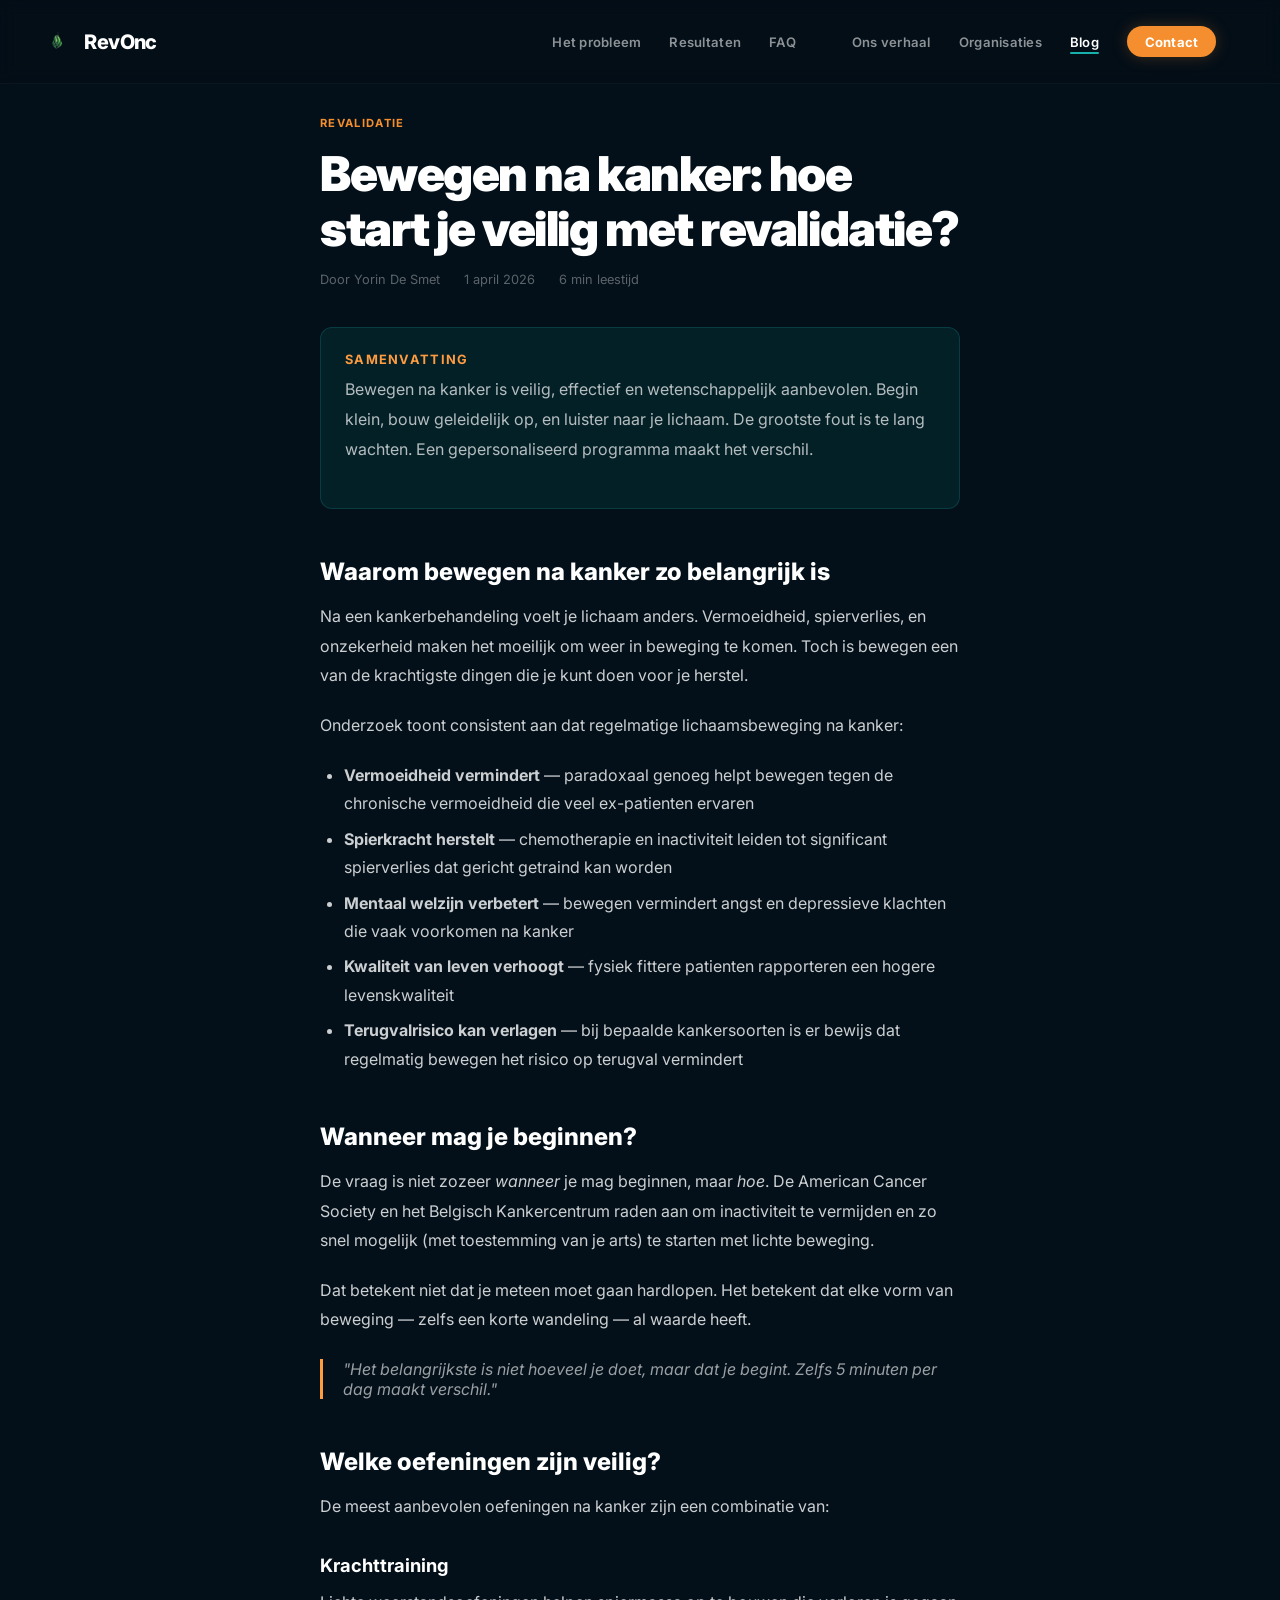
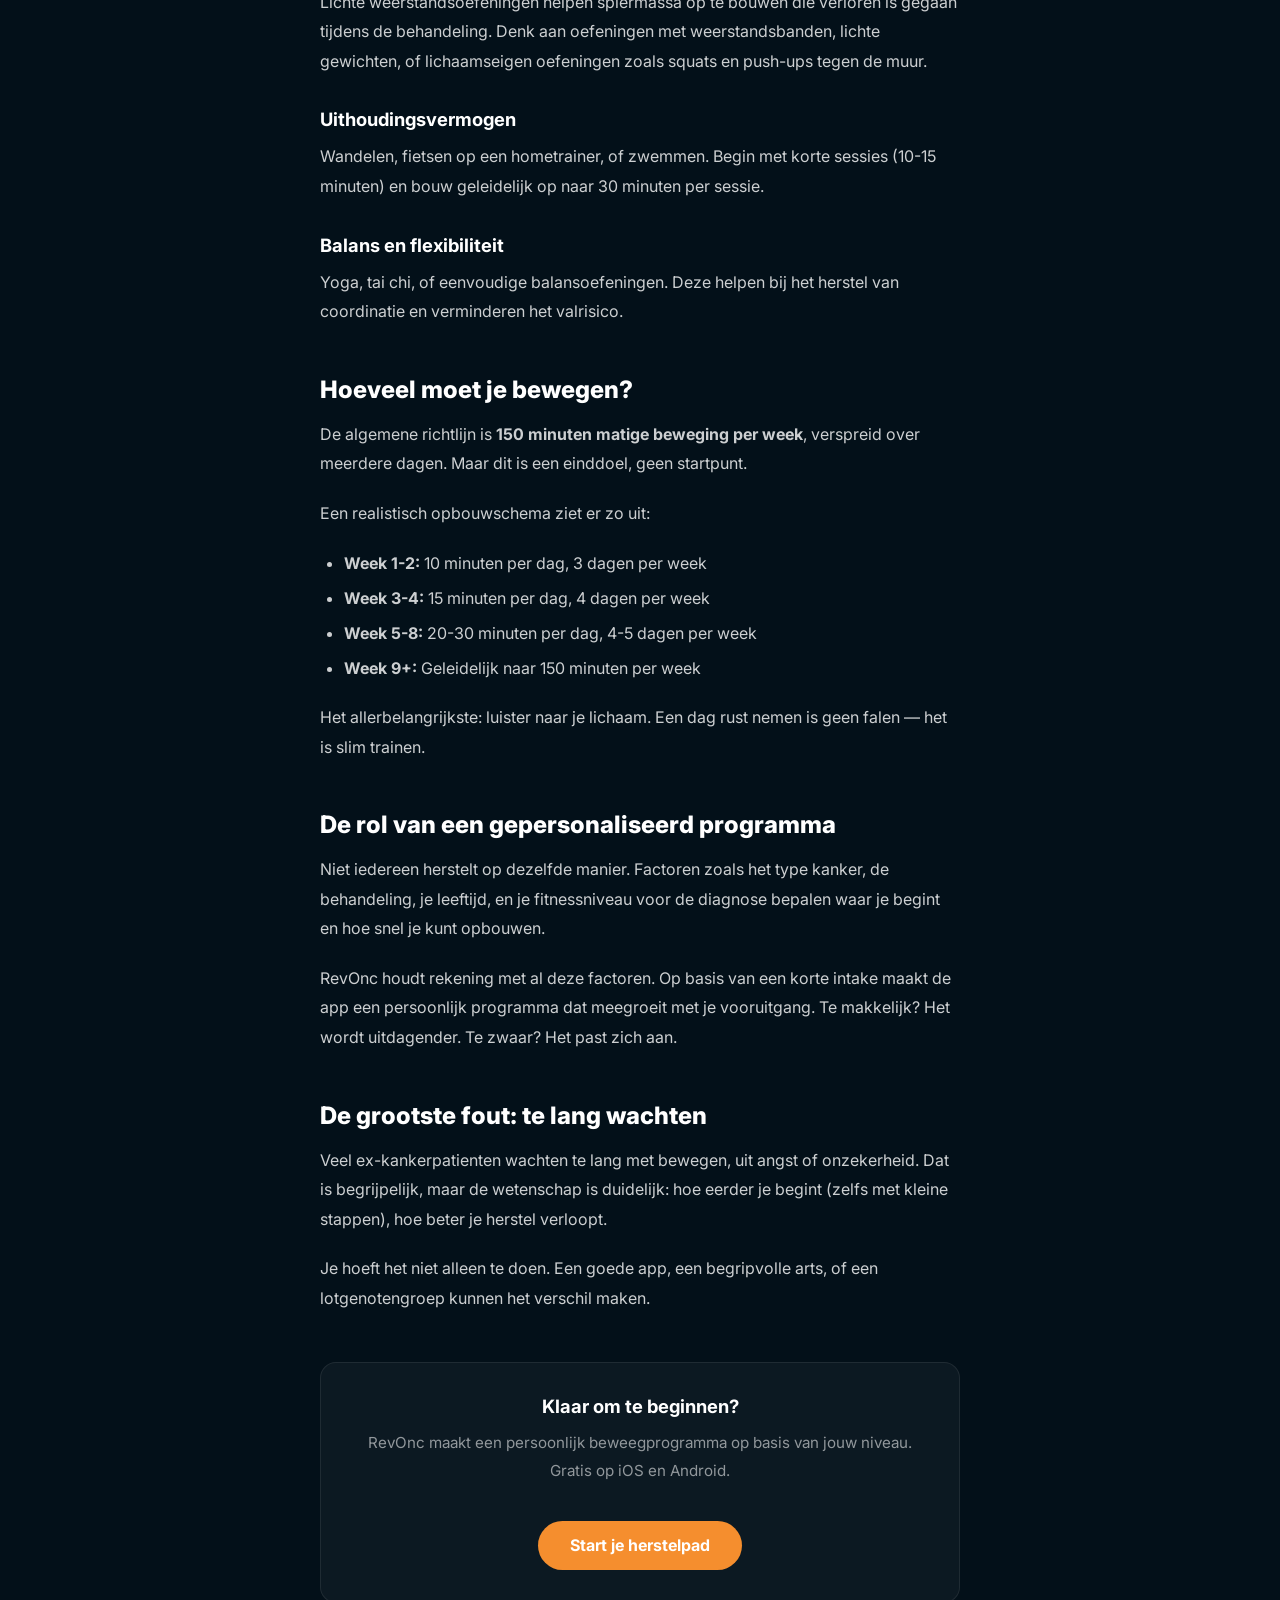
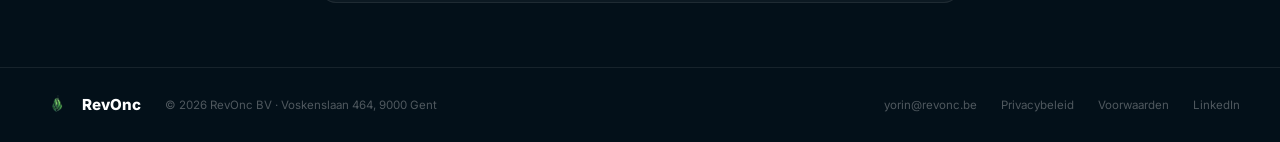
<file: blog/bewegen-na-kanker.html>
<!DOCTYPE html>
<html lang="nl">
<head>
  <meta charset="UTF-8" />
  <meta name="viewport" content="width=device-width, initial-scale=1.0" />
  <title>Bewegen na kanker: hoe start je veilig met revalidatie? — RevOnc Blog</title>
  <meta name="description" content="Na een kankerbehandeling voelt bewegen anders. Leer hoe je veilig start met revalidatie, wat de wetenschap zegt, en waarom bewegen zo belangrijk is na kanker." />
  <meta name="author" content="Yorin De Smet" />
  <link rel="canonical" href="https://xandervv.github.io/website-revonc-demo/blog/bewegen-na-kanker.html" />
  <link rel="preconnect" href="https://fonts.googleapis.com" />
  <link rel="preconnect" href="https://fonts.gstatic.com" crossorigin />
  <link rel="preload" as="style" href="https://fonts.googleapis.com/css2?family=Inter:wght@400;600;700;800;900&display=swap" onload="this.onload=null;this.rel='stylesheet'" />
  <noscript><link href="https://fonts.googleapis.com/css2?family=Inter:wght@400;600;700;800;900&display=swap" rel="stylesheet" /></noscript>
  <link rel="stylesheet" href="../css/style_v2.min.css?v=16" />
  <style>
    .article { max-width: 44rem; margin: 0 auto; padding: calc(var(--nav-h, 5rem) + 2rem) 2rem 4rem; color: rgba(255,255,255,0.8); }
    .article__tag { font-size: 0.7rem; font-weight: 700; letter-spacing: 0.12em; text-transform: uppercase; color: var(--orange-cta, #D76A04); margin-bottom: 1rem; display: block; }
    .article h1 { font-size: clamp(2rem, 5vw, 3rem); font-weight: 900; letter-spacing: -0.03em; color: #fff; line-height: 1.15; margin-bottom: 1rem; }
    .article__meta { font-size: 0.8rem; color: rgba(255,255,255,0.35); margin-bottom: 2.5rem; display: flex; gap: 1.5rem; }
    .article__tldr { background: rgba(27,176,170,0.1); border: 1px solid rgba(27,176,170,0.2); border-radius: 0.75rem; padding: 1.5rem; margin-bottom: 2.5rem; }
    .article__tldr strong { color: var(--green-accent, #1BB0AA); font-size: 0.8rem; letter-spacing: 0.1em; text-transform: uppercase; display: block; margin-bottom: 0.5rem; }
    .article__tldr p { font-size: 0.95rem; line-height: 1.7; color: rgba(255,255,255,0.7); margin: 0; }
    .article h2 { font-size: 1.5rem; font-weight: 800; color: #fff; margin-top: 3rem; margin-bottom: 1rem; }
    .article h3 { font-size: 1.15rem; font-weight: 700; color: #fff; margin-top: 2rem; margin-bottom: 0.75rem; }
    .article p { font-size: 1rem; line-height: 1.85; margin-bottom: 1.25rem; }
    .article ul, .article ol { padding-left: 1.5rem; margin-bottom: 1.25rem; }
    .article li { line-height: 1.8; margin-bottom: 0.4rem; }
    .article a { color: var(--green-accent, #1BB0AA); text-decoration: underline; }
    .article blockquote { border-left: 3px solid var(--green-accent, #1BB0AA); padding-left: 1.25rem; margin: 1.5rem 0; font-style: italic; color: rgba(255,255,255,0.6); }
    .article__cta { background: rgba(255,255,255,0.04); border: 1px solid rgba(255,255,255,0.08); border-radius: 1rem; padding: 2rem; text-align: center; margin-top: 3rem; }
    .article__cta h3 { margin-top: 0; }
    .article__cta a { display: inline-flex; align-items: center; gap: 0.5rem; background: var(--orange-cta, #D76A04); color: #fff; font-weight: 700; padding: 0.9rem 2rem; border-radius: 100px; text-decoration: none; margin-top: 1rem; }
  </style>

  <!-- Article Schema (JSON-LD) for GEO/SEO -->
  <script type="application/ld+json">
  {
    "@context": "https://schema.org",
    "@type": "Article",
    "headline": "Bewegen na kanker: hoe start je veilig met revalidatie?",
    "description": "Na een kankerbehandeling voelt bewegen anders. Leer hoe je veilig start met revalidatie en waarom het zo belangrijk is.",
    "author": {
      "@type": "Person",
      "name": "Yorin De Smet",
      "jobTitle": "Oprichter RevOnc"
    },
    "publisher": {
      "@type": "Organization",
      "name": "RevOnc",
      "url": "https://xandervv.github.io/website-revonc-demo/"
    },
    "datePublished": "2026-04-01",
    "dateModified": "2026-04-01",
    "mainEntityOfPage": "https://xandervv.github.io/website-revonc-demo/blog/bewegen-na-kanker.html"
  }
  </script>

  <!-- FAQ Schema for GEO -->
  <script type="application/ld+json">
  {
    "@context": "https://schema.org",
    "@type": "FAQPage",
    "mainEntity": [
      {
        "@type": "Question",
        "name": "Wanneer mag je bewegen na kanker?",
        "acceptedAnswer": {
          "@type": "Answer",
          "text": "In de meeste gevallen mag je zo snel mogelijk beginnen met lichte beweging na een kankerbehandeling, mits toestemming van je arts. De American Cancer Society raadt aan om inactiviteit te vermijden en geleidelijk op te bouwen. Elk lichaam is anders, dus start op je eigen tempo."
        }
      },
      {
        "@type": "Question",
        "name": "Welke oefeningen zijn veilig na chemotherapie?",
        "acceptedAnswer": {
          "@type": "Answer",
          "text": "Na chemotherapie zijn lichte kracht- en uithoudingsoefeningen het meest aanbevolen. Denk aan wandelen, licht fietsen, stoelyoga, en weerstandsbandoefeningen. Begin met korte sessies (10-15 minuten) en bouw geleidelijk op. Vermijd zware belasting zonder begeleiding."
        }
      },
      {
        "@type": "Question",
        "name": "Hoeveel moet je bewegen na kanker?",
        "acceptedAnswer": {
          "@type": "Answer",
          "text": "De richtlijn is minimaal 150 minuten matige beweging per week, verspreid over meerdere dagen. Maar het allerbelangrijkste is: begin waar je bent. Zelfs 5 minuten per dag maakt al verschil. De RevOnc app past het programma automatisch aan op je niveau."
        }
      }
    ]
  }
  </script>
</head>
<body>
  <!-- Nav -->
  <nav class="nav" id="nav">
    <a href="../index.html" class="nav__logo">
      <img src="../revonc logo.webp" alt="" class="nav__logo-img" aria-hidden="true" />
      <span class="nav__logo-text">RevOnc</span>
    </a>
    <div class="nav__links" id="navLinks">
      <a href="../index.html#probleem" class="nav__link">Het probleem</a>
      <a href="../index.html#resultaten" class="nav__link">Resultaten</a>
      <a href="../index.html#faq" class="nav__link">FAQ</a>
      <span class="nav__links-sep" aria-hidden="true"></span>
      <a href="../about.html" class="nav__link">Ons verhaal</a>
      <a href="../voor-organisaties.html" class="nav__link">Organisaties</a>
      <a href="index.html" class="nav__link active">Blog</a>
      <a href="../index.html#contact" class="nav__link nav__link--cta">Contact</a>
    </div>
    <button class="nav__menu-btn" id="menuBtn" aria-expanded="false" aria-label="Menu openen">
      Menu <span class="nav__plus" id="menuPlus">+</span>
    </button>
  </nav>

  <article class="article">
    <span class="article__tag">Revalidatie</span>
    <h1>Bewegen na kanker: hoe start je veilig met revalidatie?</h1>
    <div class="article__meta">
      <span>Door Yorin De Smet</span>
      <span>1 april 2026</span>
      <span>6 min leestijd</span>
    </div>

    <div class="article__tldr">
      <strong>Samenvatting</strong>
      <p>Bewegen na kanker is veilig, effectief en wetenschappelijk aanbevolen. Begin klein, bouw geleidelijk op, en luister naar je lichaam. De grootste fout is te lang wachten. Een gepersonaliseerd programma maakt het verschil.</p>
    </div>

    <h2>Waarom bewegen na kanker zo belangrijk is</h2>
    <p>Na een kankerbehandeling voelt je lichaam anders. Vermoeidheid, spierverlies, en onzekerheid maken het moeilijk om weer in beweging te komen. Toch is bewegen een van de krachtigste dingen die je kunt doen voor je herstel.</p>
    <p>Onderzoek toont consistent aan dat regelmatige lichaamsbeweging na kanker:</p>
    <ul>
      <li><strong>Vermoeidheid vermindert</strong> — paradoxaal genoeg helpt bewegen tegen de chronische vermoeidheid die veel ex-patienten ervaren</li>
      <li><strong>Spierkracht herstelt</strong> — chemotherapie en inactiviteit leiden tot significant spierverlies dat gericht getraind kan worden</li>
      <li><strong>Mentaal welzijn verbetert</strong> — bewegen vermindert angst en depressieve klachten die vaak voorkomen na kanker</li>
      <li><strong>Kwaliteit van leven verhoogt</strong> — fysiek fittere patienten rapporteren een hogere levenskwaliteit</li>
      <li><strong>Terugvalrisico kan verlagen</strong> — bij bepaalde kankersoorten is er bewijs dat regelmatig bewegen het risico op terugval vermindert</li>
    </ul>

    <h2>Wanneer mag je beginnen?</h2>
    <p>De vraag is niet zozeer <em>wanneer</em> je mag beginnen, maar <em>hoe</em>. De American Cancer Society en het Belgisch Kankercentrum raden aan om inactiviteit te vermijden en zo snel mogelijk (met toestemming van je arts) te starten met lichte beweging.</p>
    <p>Dat betekent niet dat je meteen moet gaan hardlopen. Het betekent dat elke vorm van beweging — zelfs een korte wandeling — al waarde heeft.</p>

    <blockquote>
      "Het belangrijkste is niet hoeveel je doet, maar dat je begint. Zelfs 5 minuten per dag maakt verschil."
    </blockquote>

    <h2>Welke oefeningen zijn veilig?</h2>
    <p>De meest aanbevolen oefeningen na kanker zijn een combinatie van:</p>

    <h3>Krachttraining</h3>
    <p>Lichte weerstandsoefeningen helpen spiermassa op te bouwen die verloren is gegaan tijdens de behandeling. Denk aan oefeningen met weerstandsbanden, lichte gewichten, of lichaamseigen oefeningen zoals squats en push-ups tegen de muur.</p>

    <h3>Uithoudingsvermogen</h3>
    <p>Wandelen, fietsen op een hometrainer, of zwemmen. Begin met korte sessies (10-15 minuten) en bouw geleidelijk op naar 30 minuten per sessie.</p>

    <h3>Balans en flexibiliteit</h3>
    <p>Yoga, tai chi, of eenvoudige balansoefeningen. Deze helpen bij het herstel van coordinatie en verminderen het valrisico.</p>

    <h2>Hoeveel moet je bewegen?</h2>
    <p>De algemene richtlijn is <strong>150 minuten matige beweging per week</strong>, verspreid over meerdere dagen. Maar dit is een einddoel, geen startpunt.</p>
    <p>Een realistisch opbouwschema ziet er zo uit:</p>
    <ul>
      <li><strong>Week 1-2:</strong> 10 minuten per dag, 3 dagen per week</li>
      <li><strong>Week 3-4:</strong> 15 minuten per dag, 4 dagen per week</li>
      <li><strong>Week 5-8:</strong> 20-30 minuten per dag, 4-5 dagen per week</li>
      <li><strong>Week 9+:</strong> Geleidelijk naar 150 minuten per week</li>
    </ul>
    <p>Het allerbelangrijkste: luister naar je lichaam. Een dag rust nemen is geen falen — het is slim trainen.</p>

    <h2>De rol van een gepersonaliseerd programma</h2>
    <p>Niet iedereen herstelt op dezelfde manier. Factoren zoals het type kanker, de behandeling, je leeftijd, en je fitnessniveau voor de diagnose bepalen waar je begint en hoe snel je kunt opbouwen.</p>
    <p>RevOnc houdt rekening met al deze factoren. Op basis van een korte intake maakt de app een persoonlijk programma dat meegroeit met je vooruitgang. Te makkelijk? Het wordt uitdagender. Te zwaar? Het past zich aan.</p>

    <h2>De grootste fout: te lang wachten</h2>
    <p>Veel ex-kankerpatienten wachten te lang met bewegen, uit angst of onzekerheid. Dat is begrijpelijk, maar de wetenschap is duidelijk: hoe eerder je begint (zelfs met kleine stappen), hoe beter je herstel verloopt.</p>
    <p>Je hoeft het niet alleen te doen. Een goede app, een begripvolle arts, of een lotgenotengroep kunnen het verschil maken.</p>

    <div class="article__cta">
      <h3>Klaar om te beginnen?</h3>
      <p style="color:rgba(255,255,255,0.55);font-size:0.95rem">RevOnc maakt een persoonlijk beweegprogramma op basis van jouw niveau. Gratis op iOS en Android.</p>
      <a href="../index.html#contact">Start je herstelpad</a>
    </div>
  </article>

  <!-- Footer -->
  <footer class="footer" style="position:relative;z-index:3">
    <div class="footer__left">
      <a href="../index.html" class="footer__logo" aria-label="RevOnc">
        <img src="../revonc logo.webp" alt="" class="nav__logo-img" aria-hidden="true" />
        <span>RevOnc</span>
      </a>
      <span class="footer__copy">© 2026 RevOnc BV · Voskenslaan 464, 9000 Gent</span>
    </div>
    <div class="footer__right">
      <a href="mailto:yorin@revonc.be">yorin@revonc.be</a>
      <a href="../privacy.html">Privacybeleid</a>
      <a href="../voorwaarden.html">Voorwaarden</a>
      <a href="https://www.linkedin.com/company/revonc" target="_blank" rel="noopener">LinkedIn</a>
    </div>
  </footer>

  <script src="../js/main_v2.js?v=15" defer></script>
</body>
</html>
</file>
<file: css/style_v2.min.css>
:root{--bg-deep:#031019;--bg-dark:#0c1f2e;--bg-panel:#0e1c2e;--bg-teal:#0e2a35;--bg-light:#F8F8F8;--teal-500:#18B0AA;--teal-400:#2E7B78;--teal-300:#4DC9C3;--teal-glow:rgba(24, 176, 170, 0.18);--green-accent:#FF9C40;--green-dark:#D76A04;--orange-cta:#F58E2E;--white:#ffffff;--white-80:rgba(255,255,255,0.8);--white-55:rgba(255,255,255,0.55);--white-30:rgba(255,255,255,0.3);--white-10:rgba(255,255,255,0.08);--white-6:rgba(255,255,255,0.06);--text-dark:#031019;--gray-disabled:#D8D8D8;--gray-medium:#818181;--font:'Inter',system-ui,-apple-system,sans-serif;--nav-h:84px;--ease:cubic-bezier(0.22, 1, 0.36, 1)}*,::after,::before{box-sizing:border-box;margin:0;padding:0}html{font-size:16px;-webkit-font-smoothing:antialiased;scroll-behavior:smooth}body{font-family:var(--font);background:var(--bg-deep);color:var(--white);overflow-x:hidden;cursor:default;position:relative}img{display:block;max-width:100%}a{color:inherit;text-decoration:none}button{font-family:inherit;cursor:pointer;border:none;background:0 0}.nav{position:fixed;top:0;left:0;right:0;z-index:100;height:var(--nav-h);display:flex;align-items:center;justify-content:space-between;padding:0 2.5rem;background:rgba(6,13,20,.3);backdrop-filter:blur(8px);-webkit-backdrop-filter:blur(8px);border-bottom:1px solid rgba(255,255,255,.03);transition:background .5s var(--ease),backdrop-filter .5s var(--ease)}.nav.bg--visible{background:rgba(6,13,20,.75);backdrop-filter:blur(18px);-webkit-backdrop-filter:blur(18px);border-bottom:1px solid rgba(255,255,255,.05)}.nav__logo{display:flex;align-items:center;gap:.65rem;text-decoration:none}.nav__logo-img{width:34px;height:34px;object-fit:contain}.nav__logo-text{font-size:1.25rem;font-weight:800;letter-spacing:-.03em;color:var(--white)}.nav__menu-btn{font-size:.85rem;font-weight:600;letter-spacing:.05em;color:var(--white);background:rgba(255,255,255,.08);border:1px solid rgba(255,255,255,.15);border-radius:100px;padding:.55rem 1.2rem;display:flex;align-items:center;gap:.45rem;cursor:pointer;transition:all .25s}.nav__menu-btn:hover{background:rgba(255,255,255,.14);border-color:rgba(255,255,255,.25)}.nav__plus{font-size:1.2rem;font-weight:300;line-height:1;transition:transform .35s var(--ease)}.nav__menu-btn.open .nav__plus{transform:rotate(45deg)}.nav__links{display:flex;align-items:center;gap:1.75rem;margin-left:auto;margin-right:1.5rem}.nav__link{font-size:.82rem;font-weight:600;letter-spacing:.02em;color:var(--white-55);transition:color .2s;white-space:nowrap;position:relative}.nav__link::after{content:'';position:absolute;bottom:-4px;left:0;right:0;height:2px;background:var(--teal-500);border-radius:1px;transform:scaleX(0);transition:transform .25s var(--ease)}.nav__link:hover{color:var(--white)}.nav__link.active::after,.nav__link:hover::after{transform:scaleX(1)}.nav__link.active{color:var(--white)}.nav__link--cta{background:var(--orange-cta);color:#fff!important;padding:.45rem 1.1rem;border-radius:100px;font-weight:700;box-shadow:0 0 16px rgba(245,142,46,.25);transition:all .25s var(--ease)}.nav__link--cta::after{display:none}.nav__link--cta:hover{background:var(--green-accent);box-shadow:0 0 24px rgba(255,156,64,.4);transform:translateY(-1px)}.nav__logo-divider{width:1px;height:20px;background:var(--white-30);margin:0 .5rem}.nav__logo-tagline{font-size:.72rem;font-weight:500;color:var(--white-30);letter-spacing:.02em}@media (min-width:769px){.nav__menu-btn{display:none}}@media (max-width:768px){.nav__links{display:none!important}.nav__logo-divider,.nav__logo-tagline{display:none}.nav__menu-btn{display:flex}}.menu-overlay{position:fixed;inset:0;z-index:99;background:var(--bg-deep);display:flex;flex-direction:column;justify-content:center;padding:6rem 3rem 3rem;opacity:0;pointer-events:none;transform:translateY(-24px);transition:opacity .45s var(--ease),transform .45s var(--ease)}.menu-overlay.open{opacity:1;pointer-events:all;transform:translateY(0)}.menu-overlay__nav{display:flex;flex-direction:column;gap:.5rem}.menu-overlay__link{font-size:clamp(2rem, 6vw, 4.5rem);font-weight:800;letter-spacing:-.03em;color:var(--white-55);transition:color .2s;line-height:1.15;display:flex;align-items:baseline;gap:1.25rem}.menu-overlay__link::before{content:attr(data-num);font-size:.75rem;font-weight:600;letter-spacing:.1em;color:var(--teal-500);margin-bottom:.1rem}.menu-overlay__link:hover{color:var(--white)}.menu-overlay__footer{margin-top:auto;display:flex;gap:2rem;font-size:.8rem;color:var(--white-30);border-top:1px solid var(--white-10);padding-top:1.5rem}.contact-ring{position:fixed;bottom:2.5rem;right:2.5rem;z-index:50;width:120px;height:120px;display:flex;align-items:center;justify-content:center;cursor:pointer}.contact-ring__text{position:absolute;inset:0;color:var(--white-55);animation:spinRing 16s linear infinite;transform-origin:center;text-transform:uppercase}@keyframes spinRing{from{transform:rotate(0)}to{transform:rotate(360deg)}}.contact-ring__arrow{width:44px;height:44px;border-radius:50%;background:var(--teal-500);box-shadow:0 0 24px rgba(24,176,170,.4);display:flex;align-items:center;justify-content:center;color:#fff;transition:all .25s var(--ease);flex-shrink:0}.contact-ring:hover .contact-ring__arrow{background:var(--orange-cta);box-shadow:0 0 40px rgba(245,142,46,.6);transform:scale(1.1)}.panel{position:relative;min-height:100dvh;display:flex;flex-direction:column;overflow:hidden}.panel--hero{background:var(--bg-deep)}.panel--dark{background:var(--bg-dark)}.panel--teal{background:var(--bg-teal)}.panel--light{background:var(--bg-light);color:var(--text-dark)}.panel__bg{position:absolute;inset:0;z-index:1;background:radial-gradient(ellipse 70% 60% at 80% 20%,rgba(24,176,170,.09) 0,transparent 60%),radial-gradient(ellipse 40% 40% at 15% 70%,rgba(245,142,46,.05) 0,transparent 60%),radial-gradient(ellipse 50% 50% at 20% 80%,rgba(24,176,170,.05) 0,transparent 60%);pointer-events:none}.panel__bg--contact{background:radial-gradient(ellipse 60% 60% at 50% 40%,rgba(245,142,46,.1) 0,transparent 60%),radial-gradient(ellipse 80% 80% at 50% 60%,rgba(24,176,170,.1) 0,transparent 70%)}.panel__grid{flex:1;display:grid;grid-template-columns:140px 1fr 1fr;grid-template-rows:auto;gap:0;padding:var(--nav-h) 2.5rem 3rem;align-items:start;align-content:center;position:relative;z-index:3}.panel--path-left .panel__aside,.panel--path-left .panel__main{padding-left:max(100px,3.5vw)}.panel--path-right .panel__aside,.panel--path-right .panel__main{padding-right:max(100px,3.5vw)}.panel__label{display:flex;flex-direction:column;gap:.5rem;padding-right:2rem;align-self:start;padding-top:.5rem}.panel__label--contact{position:absolute;top:var(--nav-h);left:2.5rem;z-index:4;padding-top:.5rem}.panel__num{font-size:.7rem;font-weight:700;letter-spacing:.14em;color:var(--orange-cta)}.panel__cat{font-size:.7rem;font-weight:600;letter-spacing:.1em;text-transform:uppercase;color:var(--white-30);writing-mode:vertical-rl;transform:rotate(180deg);margin-top:.75rem}.panel--light .panel__cat{color:rgba(0,0,0,.3)}.panel__main{padding-right:4rem;align-self:start}.panel__title{font-size:clamp(2.5rem, 5vw, 4rem);font-weight:900;line-height:1.06;letter-spacing:-.03em;color:var(--white)}.panel__title em{font-style:normal;background:linear-gradient(135deg,var(--teal-500) 0,var(--teal-300) 100%);-webkit-background-clip:text;-webkit-text-fill-color:transparent;background-clip:text}.panel__title--dark{color:var(--text-dark)}.panel__title--dark em{background:linear-gradient(135deg,#2e7b78 0,var(--teal-500) 100%);-webkit-background-clip:text;-webkit-text-fill-color:transparent;background-clip:text}.panel__sub{margin-top:1.25rem;font-size:1rem;color:var(--white-55);line-height:1.65;max-width:340px}.panel__body{font-size:1rem;line-height:1.75;color:var(--white-55)}.panel--light .panel__body{color:rgba(14,28,46,.65)}.panel__cta-link{display:inline-flex;align-items:center;gap:.5rem;margin-top:2rem;font-size:.9rem;font-weight:700;letter-spacing:.03em;color:var(--orange-cta);background:rgba(245,142,46,.12);border:1px solid rgba(245,142,46,.3);border-radius:100px;padding:.75rem 1.5rem;transition:all .25s var(--ease)}.panel__cta-link:hover{background:var(--orange-cta);color:#fff;opacity:1;box-shadow:0 0 30px rgba(245,142,46,.4)}.panel--light .panel__cta-link{background:rgba(245,142,46,.08);border-color:rgba(245,142,46,.25);color:var(--green-dark)}.panel--light .panel__cta-link:hover{background:var(--orange-cta);color:#fff}.panel--hero{justify-content:center;align-items:center}.hero-stack{position:absolute;inset:0;display:flex;flex-direction:column;align-items:center;z-index:3;padding-top:var(--nav-h)}.hero-stack__orb{flex:1 1 auto;position:relative;width:100%;display:flex;align-items:center;justify-content:center}.hero-stack__text{flex:0 0 auto;text-align:center;padding:0 2.5rem 4.5rem;width:100%}.hero-object{position:relative;top:auto;left:auto;transform:none;width:380px;height:380px;pointer-events:none;margin-top:-2rem;margin-bottom:-2rem}.orb-system{position:relative;width:100%;height:100%;display:flex;align-items:center;justify-content:center;animation:flameFloat 7s cubic-bezier(.45,.05,.55,.95) infinite}.orb-system__ambient{position:absolute;width:380px;height:400px;border-radius:50% 45% 55% 48%/52% 50% 48% 50%;background:radial-gradient(ellipse 70% 80% at 50% 55%,rgba(24,176,170,.13) 0,rgba(24,176,170,.05) 40%,transparent 70%);filter:blur(40px);animation:ambientBreathe 9s cubic-bezier(.37,0,.63,1) infinite;transform-origin:50% 55%}@keyframes ambientBreathe{0%,100%{transform:scale(1) rotate(0);opacity:.75}35%{transform:scale(1.12) rotate(3deg);opacity:1;border-radius:48% 52% 45% 55%/55% 48% 52% 45%}65%{transform:scale(1.06) rotate(-2deg);opacity:.85;border-radius:52% 48% 55% 45%/45% 55% 48% 52%}}.orb-system__corona{position:absolute;width:280px;height:300px;border-radius:46% 54% 52% 48%/50% 46% 54% 50%;background:radial-gradient(ellipse 60% 70% at 50% 52%,rgba(24,176,170,.28) 0,rgba(77,201,195,.12) 35%,transparent 65%);filter:blur(20px);animation:coronaMorph 6s cubic-bezier(.37,0,.63,1) infinite;transform-origin:50% 52%}@keyframes coronaMorph{0%,100%{transform:scale(1) rotate(0);border-radius:46% 54% 52% 48%/50% 46% 54% 50%;opacity:.8}25%{transform:scale(1.08) rotate(4deg);border-radius:54% 46% 48% 52%/44% 56% 44% 56%;opacity:1}50%{transform:scale(.96) rotate(-3deg);border-radius:50% 50% 55% 45%/52% 48% 50% 50%;opacity:.7}75%{transform:scale(1.04) rotate(2deg);border-radius:48% 52% 46% 54%/56% 44% 56% 44%;opacity:.9}}.orb-system__pulse{position:absolute;width:160px;height:175px;border-radius:50% 46% 54% 48%/52% 50% 48% 50%;background:radial-gradient(ellipse 55% 65% at 50% 50%,rgba(24,176,170,.55) 0,rgba(24,176,170,.2) 40%,transparent 70%);filter:blur(8px);animation:pulseBurst 3.8s cubic-bezier(.37,0,.63,1) infinite}@keyframes pulseBurst{0%,100%{transform:scale(1);opacity:.6}45%{transform:scale(1.15);opacity:1}70%{transform:scale(.95);opacity:.45}}.orb-system__tendril{position:absolute;width:200px;height:200px;border-radius:50%;border:1.5px solid transparent;background:0 0;transform-origin:center}.orb-system__tendril::before{content:'';position:absolute;inset:-1.5px;border-radius:50%;background:conic-gradient(from 0deg,transparent 0deg,transparent 60deg,rgba(24,176,170,.6) 80deg,rgba(77,201,195,.8) 110deg,rgba(24,176,170,.5) 140deg,transparent 165deg,transparent 360deg);-webkit-mask:radial-gradient(farthest-side,transparent calc(100% - 1.5px),white calc(100% - 1.5px));mask:radial-gradient(farthest-side,transparent calc(100% - 1.5px),white calc(100% - 1.5px));filter:blur(1px)}.orb-system__tendril--1{width:200px;height:210px;animation:tendrilOrbit1 14s linear infinite;opacity:.7}.orb-system__tendril--2{width:230px;height:240px;animation:tendrilOrbit2 20s linear infinite;opacity:.45}.orb-system__tendril--2::before{background:conic-gradient(from 0deg,transparent 0deg,transparent 180deg,rgba(245,142,46,.4) 200deg,rgba(255,156,64,.6) 230deg,rgba(245,142,46,.35) 255deg,transparent 275deg,transparent 360deg)}.orb-system__tendril--3{width:170px;height:180px;animation:tendrilOrbit3 10s linear infinite;opacity:.55}.orb-system__tendril--3::before{background:conic-gradient(from 0deg,transparent 0deg,transparent 270deg,rgba(24,176,170,.5) 285deg,rgba(77,201,195,.7) 310deg,rgba(24,176,170,.4) 330deg,transparent 345deg,transparent 360deg)}@keyframes tendrilOrbit1{from{transform:rotate(0)}to{transform:rotate(360deg)}}@keyframes tendrilOrbit2{from{transform:rotate(0)}to{transform:rotate(-360deg)}}@keyframes tendrilOrbit3{from{transform:rotate(40deg)}to{transform:rotate(400deg)}}.orb-system__logo-wrap{position:relative;z-index:5;animation:logoEntrance 1.4s cubic-bezier(.34,1.56,.64,1) both,logoBreathe 7s cubic-bezier(.45,.05,.55,.95) 1.4s infinite}@keyframes logoEntrance{0%{opacity:0;transform:scale(.35) translateY(20px);filter:brightness(0) blur(12px)}40%{opacity:.9;filter:brightness(1.4) blur(2px)}70%{opacity:1;transform:scale(1.06) translateY(-4px);filter:brightness(1.2) blur(0px)}100%{opacity:1;transform:scale(1) translateY(0);filter:brightness(1) blur(0px)}}@keyframes logoBreathe{0%,100%{transform:scale(1) translateY(0);filter:drop-shadow(0 0 28px rgba(24, 176, 170, .55)) drop-shadow(0 0 60px rgba(24, 176, 170, .22)) drop-shadow(0 12px 24px rgba(0, 0, 0, .5))}40%{transform:scale(1.035) translateY(-4px);filter:drop-shadow(0 0 40px rgba(24, 176, 170, .75)) drop-shadow(0 0 80px rgba(24, 176, 170, .3)) drop-shadow(0 16px 30px rgba(0, 0, 0, .45))}65%{transform:scale(.975) translateY(3px);filter:drop-shadow(0 0 20px rgba(24, 176, 170, .4)) drop-shadow(0 0 45px rgba(24, 176, 170, .15)) drop-shadow(0 10px 20px rgba(0, 0, 0, .55))}}.orb-system__logo{width:220px;height:220px;object-fit:contain;display:block}.orb-system__shimmer{position:absolute;inset:0;z-index:6;pointer-events:none;border-radius:50%;overflow:hidden}.orb-system__shimmer::after{content:'';position:absolute;top:-100%;left:-60%;width:40%;height:300%;background:linear-gradient(105deg,transparent 0,rgba(255,255,255,0) 30%,rgba(255,255,255,.18) 50%,rgba(255,255,255,0) 70%,transparent 100%);transform:skewX(-15deg);animation:shimmerSweep 8s cubic-bezier(.25,.46,.45,.94) .8s infinite}@keyframes shimmerSweep{0%{transform:translateX(-120%) skewX(-15deg);opacity:0}5%{opacity:1}30%{transform:translateX(380%) skewX(-15deg);opacity:0}100%{transform:translateX(380%) skewX(-15deg);opacity:0}}@keyframes flameFloat{0%,100%{transform:translateY(0)}50%{transform:translateY(-14px)}}.orb-system__ambient,.orb-system__corona,.orb-system__pulse{animation-fill-mode:both;opacity:0;animation-name:layerFadeIn,ambientBreathe;animation-duration:1.2s,9s;animation-delay:.2s,1.2s;animation-timing-function:ease-out,cubic-bezier(0.37,0,0.63,1);animation-iteration-count:1,infinite}.orb-system__corona{animation-name:layerFadeIn,coronaMorph;animation-duration:1s,6s;animation-delay:.4s,1s}.orb-system__pulse{animation-name:layerFadeIn,pulseBurst;animation-duration:.8s,3.8s;animation-delay:.6s,.8s;animation-iteration-count:1,infinite}@keyframes layerFadeIn{from{opacity:0;transform:scale(.8)}to{opacity:1;transform:scale(1)}}.orb-system__tendril--1{animation-delay:.9s;opacity:0;animation-fill-mode:forwards}.orb-system__tendril--2{animation-delay:1.1s;opacity:0;animation-fill-mode:forwards}.orb-system__tendril--3{animation-delay:.7s;opacity:0;animation-fill-mode:forwards}.orb-system__tendril--1{animation:tendrilReveal .6s ease-out .9s forwards,tendrilOrbit1 14s linear 1.5s infinite}.orb-system__tendril--2{animation:tendrilReveal .6s ease-out 1.1s forwards,tendrilOrbit2 20s linear 1.7s infinite}.orb-system__tendril--3{animation:tendrilReveal .6s ease-out .7s forwards,tendrilOrbit3 10s linear 1.3s infinite}@keyframes tendrilReveal{from{opacity:0}to{opacity:var(--tendril-opacity, .7)}}.orb-system__tendril--1{--tendril-opacity:0.7}.orb-system__tendril--2{--tendril-opacity:0.45}.orb-system__tendril--3{--tendril-opacity:0.55}.orb-badge{position:absolute;display:flex;align-items:center;gap:.4rem;background:rgba(6,13,20,.7);border:1px solid rgba(24,176,170,.2);backdrop-filter:blur(12px);-webkit-backdrop-filter:blur(12px);border-radius:100px;padding:.35rem .85rem;font-size:.72rem;font-weight:700;letter-spacing:.05em;color:var(--white-80);white-space:nowrap}.orb-badge__dot{width:7px;height:7px;border-radius:50%;background:var(--teal-400);flex-shrink:0;box-shadow:0 0 6px var(--teal-500)}.orb-badge__dot--green{background:var(--green-accent);box-shadow:0 0 6px var(--green-accent)}.orb-badge__dot--gold{background:#f5c542;box-shadow:0 0 6px #f5c542}.orb-badge--1{top:5%;left:55%;animation:badgeFloat 7s ease-in-out infinite}.orb-badge--2{top:50%;right:-2%;animation:badgeFloat 9s ease-in-out infinite 1s}.orb-badge--3{bottom:12%;left:52%;animation:badgeFloat 8s ease-in-out infinite 2s}.orb-badge--4{top:38%;left:-5%;animation:badgeFloat 10s ease-in-out infinite .5s}@keyframes badgeFloat{0%,100%{transform:translateY(0)}50%{transform:translateY(-8px)}}.hero-content__title{font-size:clamp(2.8rem, 7vw, 5.5rem);font-weight:900;letter-spacing:-.04em;line-height:1;color:var(--white);margin-bottom:1rem}.hero-content__title em{font-style:normal;background:linear-gradient(135deg,var(--teal-500) 0,var(--teal-300) 100%);-webkit-background-clip:text;-webkit-text-fill-color:transparent;background-clip:text}.hero-content__sub{font-size:clamp(.9rem, 1.3vw, 1.05rem);color:var(--white-55);max-width:560px;margin:0 auto 2rem;line-height:1.7}.hero-content__ctas{display:flex;justify-content:center;gap:1rem;margin-bottom:1.5rem}.hero-content__cta{display:inline-flex;align-items:center;justify-content:center;gap:.5rem;font-size:.95rem;font-weight:700;letter-spacing:.03em;border-radius:100px;padding:.9rem 2rem;min-width:220px;white-space:nowrap;transition:all .25s var(--ease);position:relative;overflow:hidden}.hero-content__cta--primary{background:var(--orange-cta);color:#fff;box-shadow:0 0 30px rgba(245,142,46,.4),0 0 60px rgba(245,142,46,.15)}.hero-content__cta--primary::before{content:'';position:absolute;top:0;left:-75%;width:50%;height:100%;background:linear-gradient(105deg,transparent 0,rgba(255,255,255,0) 40%,rgba(255,255,255,.25) 50%,rgba(255,255,255,0) 60%,transparent 100%);transform:skewX(-15deg);animation:ctaShine 4s ease-in-out 2s infinite}@keyframes ctaShine{0%{left:-75%}30%{left:125%}100%{left:125%}}.hero-content__cta--primary:hover{background:var(--green-accent);transform:translateY(-2px);box-shadow:0 0 50px rgba(255,156,64,.6),0 0 100px rgba(255,156,64,.25)}.hero-content__cta--secondary{background:0 0;color:var(--white);border:1.5px solid var(--white-30)}.hero-content__cta--secondary:hover{border-color:var(--teal-500);color:var(--teal-300);box-shadow:0 0 24px rgba(24,176,170,.2);transform:translateY(-2px)}.hero-content__note{font-size:.72rem;font-weight:500;color:var(--white-30);letter-spacing:.04em}.stat-stack{margin-top:2.5rem;display:flex;flex-direction:column;gap:1.75rem}.stat-item{display:flex;flex-direction:column;gap:.25rem;padding-top:1.5rem;border-top:1px solid var(--white-10)}.stat-item__num{font-size:3.25rem;font-weight:900;letter-spacing:-.04em;color:var(--teal-500);line-height:1}.stat-item:first-child .stat-item__num{color:var(--green-accent)}.stat-item__pct{font-size:1.5rem;vertical-align:super}.stat-item__lbl{font-size:.78rem;color:var(--white-30);line-height:1.55;letter-spacing:.02em}.app-float{display:flex;justify-content:center;margin-bottom:2.5rem}.app-frame{background:#060e18;border-radius:40px;padding:14px;box-shadow:0 0 0 8px rgba(255,255,255,.04),0 40px 80px rgba(0,0,0,.5),0 0 50px rgba(24,176,170,.12);max-width:280px;width:100%;animation:mockFloat 6s ease-in-out infinite}@keyframes mockFloat{0%,100%{transform:translateY(0) rotate(-1deg)}50%{transform:translateY(-10px) rotate(-1deg)}}.app-frame__screen{background:linear-gradient(170deg,#0c1e32 0,#071018 100%);border-radius:28px;padding:22px 18px}.app-frame__topbar{display:flex;justify-content:space-between;align-items:center;margin-bottom:18px}.app-frame__title{font-size:.78rem;font-weight:700;color:var(--white-80)}.app-frame__xp{font-size:.72rem;font-weight:700;color:var(--teal-300);background:rgba(24,176,170,.1);padding:3px 10px;border-radius:100px}.app-path{display:flex;flex-direction:column;align-items:center;gap:5px;margin-bottom:18px}.app-path__node{width:40px;height:40px;border-radius:50%;display:flex;align-items:center;justify-content:center;font-size:1rem;font-weight:700}.app-path__node--done{background:rgba(45,219,126,.18);border:1.5px solid #18b0aa;color:#18b0aa;font-size:.85rem}.app-path__node--active{background:linear-gradient(135deg,var(--teal-500),var(--teal-400));box-shadow:0 0 18px rgba(24,176,170,.5);animation:nodePulse 2s ease-in-out infinite}.app-path__node--locked{background:var(--white-6);border:1.5px dashed rgba(255,255,255,.12);color:var(--white-30);font-size:.85rem}@keyframes nodePulse{0%,100%{box-shadow:0 0 18px rgba(24,176,170,.5)}50%{box-shadow:0 0 32px rgba(24,176,170,.8)}}.app-path__line{width:2px;height:14px;background:rgba(24,176,170,.2)}.app-path__line--done{background:#18b0aa}.app-cards{display:flex;flex-direction:column;gap:7px}.app-card{background:var(--white-6);border:1px solid rgba(255,255,255,.07);border-radius:12px;padding:10px 12px;display:flex;align-items:center;gap:8px}.app-card--alt{background:rgba(24,176,170,.06);border-color:rgba(24,176,170,.14)}.app-card__type{font-size:.65rem;font-weight:800;letter-spacing:.08em;text-transform:uppercase;color:var(--teal-300);min-width:65px}.app-card__name{font-size:.7rem;color:var(--white-80);flex:1}.app-card__dur{font-size:.65rem;color:var(--white-30)}.steps-list{display:flex;flex-direction:column;gap:0}.step-row{display:flex;gap:1.25rem;align-items:flex-start;padding:1.1rem 0;border-bottom:1px solid var(--white-10);transition:background .2s}.step-row:last-child{border-bottom:none}.step-row__n{font-size:.7rem;font-weight:800;letter-spacing:.1em;color:var(--orange-cta);padding-top:.15rem;min-width:26px}.step-row strong{display:block;font-size:.9rem;color:var(--white-80);margin-bottom:.2rem}.step-row p{font-size:.8rem;color:var(--white-30);line-height:1.55}.proof-grid{display:grid;grid-template-columns:1fr 1fr;gap:1rem}.proof-card{background:var(--white-6);border:1px solid rgba(255,255,255,.08);border-radius:20px;padding:1.5rem;transition:border-color .25s,background .25s}.proof-card:hover{border-color:rgba(24,176,170,.25);background:rgba(24,176,170,.06)}.proof-card--big{grid-column:span 2;background:linear-gradient(135deg,rgba(245,142,46,.08),rgba(255,156,64,.03));border-color:rgba(245,142,46,.2)}.proof-card--quote{grid-column:span 2}.proof-card .proof-card__label{font-size:.68rem;font-weight:700;letter-spacing:.12em;text-transform:uppercase;color:var(--teal-500);display:block;margin-bottom:.5rem}.proof-card--big .proof-card__label{color:var(--orange-cta)}.proof-card__num{font-size:2.75rem;font-weight:900;letter-spacing:-.04em;color:var(--white);line-height:1;margin-bottom:.4rem}.proof-card--big .proof-card__num{font-size:3.5rem}.proof-card__sub{font-size:.75rem;color:var(--white-30)}.proof-card--quote p{font-size:.95rem;line-height:1.7;color:var(--white-80);font-style:italic;margin-bottom:1rem}.proof-card--quote strong{font-size:.78rem;color:var(--teal-300)}.org-cards{display:flex;flex-direction:column;gap:.875rem}.org-card{display:flex;align-items:flex-start;gap:1.25rem;background:rgba(255,255,255,.05);border:1px solid rgba(255,255,255,.08);border-radius:18px;padding:1.25rem 1.5rem;transition:all .25s var(--ease)}.org-card:hover{border-color:rgba(46,123,120,.4);background:rgba(46,123,120,.1);transform:translateX(4px)}.org-card__icon{font-size:1.75rem;flex-shrink:0}.org-card__body h3{font-size:1rem;font-weight:700;color:#fff;margin-bottom:.35rem}.org-card__body p{font-size:.82rem;color:rgba(255,255,255,.6);line-height:1.6;margin-bottom:.5rem}.org-card__deal{font-size:.7rem;font-weight:700;letter-spacing:.06em;color:var(--orange-cta);background:rgba(245,142,46,.15);padding:3px 10px;border-radius:100px}.founder-card{display:flex;align-items:center;gap:1rem;margin-top:2rem;padding-top:1.5rem;border-top:1px solid var(--white-10)}.founder-card__avatar{width:48px;height:48px;border-radius:50%;background:linear-gradient(135deg,var(--teal-500),var(--green-accent));display:flex;align-items:center;justify-content:center;font-weight:800;font-size:1.125rem;color:var(--bg-deep);flex-shrink:0}.founder-card__avatar--photo{object-fit:cover;background:0 0;border:2px solid var(--teal-500)}.founder-card__avatar--placeholder{font-size:.6rem;font-weight:700;letter-spacing:.08em;color:var(--white-55);border:2px dashed var(--teal-500);background:var(--teal-glow)}.founder-card__name{display:block;font-size:.9rem;font-weight:700;color:var(--white)}.founder-card__title{font-size:.75rem;color:var(--white-30)}.contact-center{flex:1;display:flex;flex-direction:column;align-items:center;justify-content:center;position:relative;z-index:3;text-align:center;padding:var(--nav-h) 2.5rem 8rem;position:relative}.contact-center__eyebrow{font-size:.72rem;font-weight:700;letter-spacing:.14em;text-transform:uppercase;color:var(--orange-cta);margin-bottom:1.25rem;display:block}.contact-center__title{font-size:clamp(3rem, 7vw, 5.5rem);font-weight:900;letter-spacing:-.04em;line-height:1;color:var(--white);margin-bottom:1.5rem}.contact-center__sub{font-size:1rem;color:var(--white-55);max-width:440px;line-height:1.7;margin-bottom:2.5rem}.contact-center__btn{display:inline-flex;align-items:center;gap:.625rem;background:var(--orange-cta);color:#fff;font-size:1.05rem;font-weight:800;letter-spacing:.04em;border-radius:100px;padding:1.1rem 2.5rem;transition:all .25s var(--ease);box-shadow:0 0 40px rgba(245,142,46,.5),0 0 80px rgba(245,142,46,.2)}.contact-center__btn:hover{background:var(--green-accent);box-shadow:0 0 50px rgba(255,156,64,.6),0 0 100px rgba(255,156,64,.25);transform:translateY(-2px)}.footer{position:relative;z-index:3;display:flex;align-items:center;justify-content:space-between;padding:1.25rem 2.5rem;border-top:1px solid var(--white-10);flex-wrap:wrap;gap:1rem}.footer__left{display:flex;align-items:center;gap:1.5rem;flex-wrap:wrap}.footer__logo{display:flex;align-items:center;gap:.5rem;font-weight:800;font-size:.95rem}.footer__copy{font-size:.72rem;color:var(--white-30)}.footer__right{display:flex;gap:1.5rem}.footer__right a{font-size:.72rem;color:var(--white-30);transition:color .2s}.footer__right a:hover{color:var(--teal-300)}@media (max-width:1024px){.panel__grid{grid-template-columns:80px 1fr 1fr}}@media (max-width:768px){.contact-ring{width:90px;height:90px;bottom:1.5rem;right:1.5rem}.contact-ring__text{width:90px;height:90px}.contact-ring__arrow{width:36px;height:36px}.panel__grid{grid-template-columns:1fr;grid-template-rows:auto;gap:2rem;padding:calc(var(--nav-h) + 1.5rem) 1.5rem 2.5rem;align-items:start}.dp{display:none}.dp__mood{display:none}.panel--path-left .panel__aside,.panel--path-left .panel__main,.panel--path-right .panel__aside,.panel--path-right .panel__main{padding-left:0;padding-right:0}.panel__label{flex-direction:row;align-items:center;padding-right:0}.panel__label--contact{position:static;padding:0 1.5rem;margin-bottom:-1rem}.contact-center{padding:calc(var(--nav-h) + 1rem) 1.5rem 6rem}.contact-center__btns{flex-direction:column!important}.contact-center__btn{justify-content:center;text-align:center;font-size:.95rem;padding:1rem 0}.panel__cat{writing-mode:horizontal-tb;transform:none;margin-top:0}.panel__main{padding-right:0}.hero-object{width:260px;height:260px;transform:none}.hero-stack__text{padding:0 1.5rem 2rem}.orb-system__ambient{width:240px;height:260px}.orb-system__corona{width:180px;height:195px}.orb-system__pulse{width:100px;height:110px}.orb-system__tendril--1{width:130px;height:140px}.orb-system__tendril--2{width:150px;height:160px}.orb-system__tendril--3{width:110px;height:120px}.orb-system__logo{width:140px;height:140px}.orb-badge{font-size:.65rem;padding:.3rem .65rem}.orb-badge--2{right:-8%}.orb-badge--4{left:-8%}.hero-content__ctas{flex-direction:column;align-items:center}.hero-content__cta{min-width:260px}.proof-grid{grid-template-columns:1fr}.proof-card--big,.proof-card--quote{grid-column:span 1}.nav{padding:0 1.5rem}}@media (max-width:768px){.menu-overlay__link{font-size:clamp(1.6rem, 5vw, 3rem)}}@media (max-width:480px){.hero-content__title{font-size:2.2rem}.panel__title{font-size:2rem}.contact-center__title{font-size:2.5rem}.proof-card__num{font-size:2rem}.proof-card--big .proof-card__num{font-size:2.5rem}}.trust-track{width:100%;overflow:hidden;mask-image:linear-gradient(to right,transparent,black 5%,black 95%,transparent);-webkit-mask-image:linear-gradient(to right,transparent,black 5%,black 95%,transparent)}.trust-track__inner{display:flex;gap:1.5rem;align-items:center;white-space:nowrap;animation:trustScroll 30s linear infinite;width:max-content}.trust-track__inner span{font-size:.72rem;font-weight:500;letter-spacing:.03em;opacity:.35;flex-shrink:0;text-transform:uppercase}@keyframes trustScroll{0%{transform:translateX(0)}100%{transform:translateX(-50%)}}.trust-track:hover .trust-track__inner{animation-play-state:paused}.dp{position:absolute;top:0;left:0;width:100%;z-index:2;pointer-events:none;overflow:visible}.dp__svg{position:absolute;top:0;left:0;width:100%;height:100%}.dp__trail{fill:none;stroke:rgba(255,255,255,0.10);stroke-width:10;stroke-dasharray:24 16;stroke-linecap:round}.dp__active{fill:none;stroke:url(#dpGrad);stroke-width:10;stroke-linecap:round;filter:url(#dpPathGlow)}.dp__head{opacity:0;transition:opacity .3s}.dp__particles{position:fixed;inset:0;pointer-events:none;z-index:1}.dp-particle{position:absolute;border-radius:50%;opacity:0;animation:dpFloat linear infinite}@keyframes dpFloat{0%{transform:translateY(0) scale(0);opacity:0}10%{opacity:.7;transform:translateY(-5vh) scale(1)}90%{opacity:.3}100%{transform:translateY(-105vh) scale(.2);opacity:0}}.dp__stone{position:absolute;transform:translate(-50%,-50%);display:flex;flex-direction:column;align-items:center;gap:6px;opacity:0;transition:opacity .7s var(--ease),transform .7s var(--ease);z-index:5}.dp__stone.visible{opacity:1}.dp__stone-ring{position:absolute;width:72px;height:72px;border-radius:50%;border:2px solid rgba(255,255,255,.06);transition:all .6s var(--ease);top:50%;left:50%;transform:translate(-50%,-50%);margin-top:-5px}.dp__stone-dot{width:56px;height:56px;border-radius:50%;background:rgba(255,255,255,.08);border:3px solid rgba(255,255,255,.12);display:flex;align-items:center;justify-content:center;color:rgba(255,255,255,.3);transition:all .6s var(--ease);position:relative;z-index:2}.dp__stone-label{font-size:.72rem;font-weight:800;color:rgba(255,255,255,.25);text-transform:uppercase;letter-spacing:.12em;white-space:nowrap;transition:color .5s,text-shadow .5s;margin-top:2px}.dp__stone--completed .dp__stone-dot{background:#2e7b78;border-color:#2e7b78;color:#fff;box-shadow:0 0 24px rgba(46,123,120,.5),0 0 60px rgba(46,123,120,.2)}.dp__stone--completed .dp__stone-ring{border-color:rgba(46,123,120,.25)}.dp__stone--completed .dp__stone-label{color:rgba(255,255,255,.45)}.dp__stone--current .dp__stone-dot{background:linear-gradient(135deg,#ff9c40,#ffb366);border-color:#ff9c40;color:#fff;box-shadow:0 0 30px rgba(255,156,64,.6),0 0 80px rgba(255,156,64,.25);animation:dpPulse 2.2s ease-in-out infinite}.dp__stone--current .dp__stone-ring{border-color:rgba(255,156,64,.3);animation:dpRingPulse 2.2s ease-in-out infinite}.dp__stone--current .dp__stone-label{color:#fff;text-shadow:0 0 20px rgba(255,156,64,.5)}.dp__stone--locked .dp__stone-dot{background:rgba(255,255,255,.03);border-color:rgba(255,255,255,.06);color:rgba(255,255,255,.15)}@keyframes dpPulse{0%,100%{box-shadow:0 0 30px rgba(255,156,64,.6),0 0 80px rgba(255,156,64,.25);transform:scale(1)}50%{box-shadow:0 0 44px rgba(255,156,64,.8),0 0 100px rgba(255,156,64,.35);transform:scale(1.1)}}@keyframes dpRingPulse{0%,100%{transform:translate(-50%,-50%) scale(1);opacity:1}50%{transform:translate(-50%,-50%) scale(1.2);opacity:.5}}.dp__mood{position:fixed;inset:0;z-index:1;pointer-events:none;opacity:0;transition:opacity .8s ease;background:radial-gradient(ellipse 90% 70% at 30% 85%,rgba(24,176,170,.3),transparent 60%),radial-gradient(ellipse 70% 60% at 75% 80%,rgba(255,156,64,.2),transparent 55%),linear-gradient(180deg,transparent 0,rgba(14,42,53,.12) 30%,rgba(14,42,53,.18) 60%,rgba(200,235,228,.12) 100%)}.steps-list{display:flex;flex-direction:column;gap:1.5rem}.step-row{display:flex;gap:1.25rem;align-items:flex-start;padding:1.25rem 1.5rem;background:rgba(255,255,255,.03);border:1px solid rgba(255,255,255,.06);border-radius:16px;transition:background .3s,border-color .3s}.step-row:hover{background:rgba(255,255,255,.06);border-color:rgba(24,176,170,.2)}.step-row__num{flex-shrink:0;width:36px;height:36px;display:flex;align-items:center;justify-content:center;border-radius:50%;background:linear-gradient(135deg,#2e7b78,#18b0aa);color:#fff;font-size:.75rem;font-weight:800}.step-row__title{font-size:1.1rem;font-weight:700;color:var(--white-80);margin:0 0 .35rem}.step-row__desc{font-size:.9rem;color:var(--white-55);line-height:1.6;margin:0}.mockup-showcase{margin-top:2.5rem;position:relative}.mockup-showcase__img{width:100%;max-width:420px;height:auto;filter:drop-shadow(0 20px 60px rgba(0, 0, 0, .5)) drop-shadow(0 4px 20px rgba(24, 176, 170, .15));transition:transform .5s cubic-bezier(.22, 1, .36, 1)}.mockup-showcase:hover .mockup-showcase__img{transform:scale(1.03) translateY(-4px)}@media (max-width:768px){.mockup-showcase{margin-top:1.5rem;text-align:center}.mockup-showcase__img{max-width:320px}}@media (max-width:480px){.mockup-showcase__img{max-width:260px}}@media (max-width:1024px){.dp__stone-dot{width:44px;height:44px}.dp__stone-ring{width:58px;height:58px}.dp__stone-label{font-size:.62rem}}@media (max-width:768px){.dp{display:none}.dp__mood{display:none}.dp__stone{display:none!important}}.faq-list{display:flex;flex-direction:column;gap:0}.faq-item{border-bottom:1px solid var(--white-10);padding:1.25rem 0}.faq-item:first-child{border-top:1px solid var(--white-10)}.faq-item__q{font-size:1rem;font-weight:600;color:var(--white-80);cursor:pointer;list-style:none;display:flex;align-items:center;justify-content:space-between;gap:1rem;transition:color .2s}.faq-item__q::-webkit-details-marker{display:none}.faq-item__q::after{content:'+';font-size:1.25rem;font-weight:300;color:var(--teal-500);flex-shrink:0;transition:transform .3s var(--ease)}.faq-item[open] .faq-item__q::after{transform:rotate(45deg)}.faq-item__q:hover{color:var(--white)}.faq-item__a{font-size:.88rem;color:var(--white-55);line-height:1.7;margin-top:.75rem;padding-right:2rem;animation:faqSlideIn .3s var(--ease)}@keyframes faqSlideIn{from{opacity:0;transform:translateY(-8px)}to{opacity:1;transform:translateY(0)}}.sticky-cta{position:fixed;bottom:0;left:0;right:0;z-index:90;display:flex;align-items:center;justify-content:center;gap:1.5rem;padding:.875rem 2rem;background:rgba(6,13,20,.85);backdrop-filter:blur(16px);-webkit-backdrop-filter:blur(16px);border-top:1px solid rgba(24,176,170,.15);transform:translateY(100%);transition:transform .5s var(--ease)}.sticky-cta.visible{transform:translateY(0)}.sticky-cta__text{font-size:.85rem;color:var(--white-55);font-weight:500}.sticky-cta__btn{display:inline-flex;align-items:center;gap:.5rem;background:var(--orange-cta);color:#fff;font-size:.85rem;font-weight:700;padding:.6rem 1.5rem;border-radius:100px;box-shadow:0 0 24px rgba(245,142,46,.4);transition:all .25s var(--ease)}.sticky-cta__btn:hover{background:var(--green-accent);box-shadow:0 0 40px rgba(255,156,64,.6);transform:translateY(-1px)}@media (max-width:768px){.sticky-cta__text{display:none}.sticky-cta{justify-content:center;padding:.75rem 1rem}}.panel+.panel::before{content:'';position:absolute;top:0;left:10%;right:10%;height:1px;background:linear-gradient(90deg,transparent,rgba(24,176,170,.4) 30%,rgba(245,142,46,.3) 70%,transparent);z-index:5;animation:dividerPulse 4s ease-in-out infinite}.panel--hero+.panel::before{display:none}@keyframes dividerPulse{0%,100%{opacity:.4}50%{opacity:1}}@media (prefers-reduced-motion:reduce){.contact-ring__text,.orb-system__pulse,.orb-system__shimmer,.orb-system__tendril,.trust-track__inner{animation:none!important}.dp__particles{display:none}}
</file>
